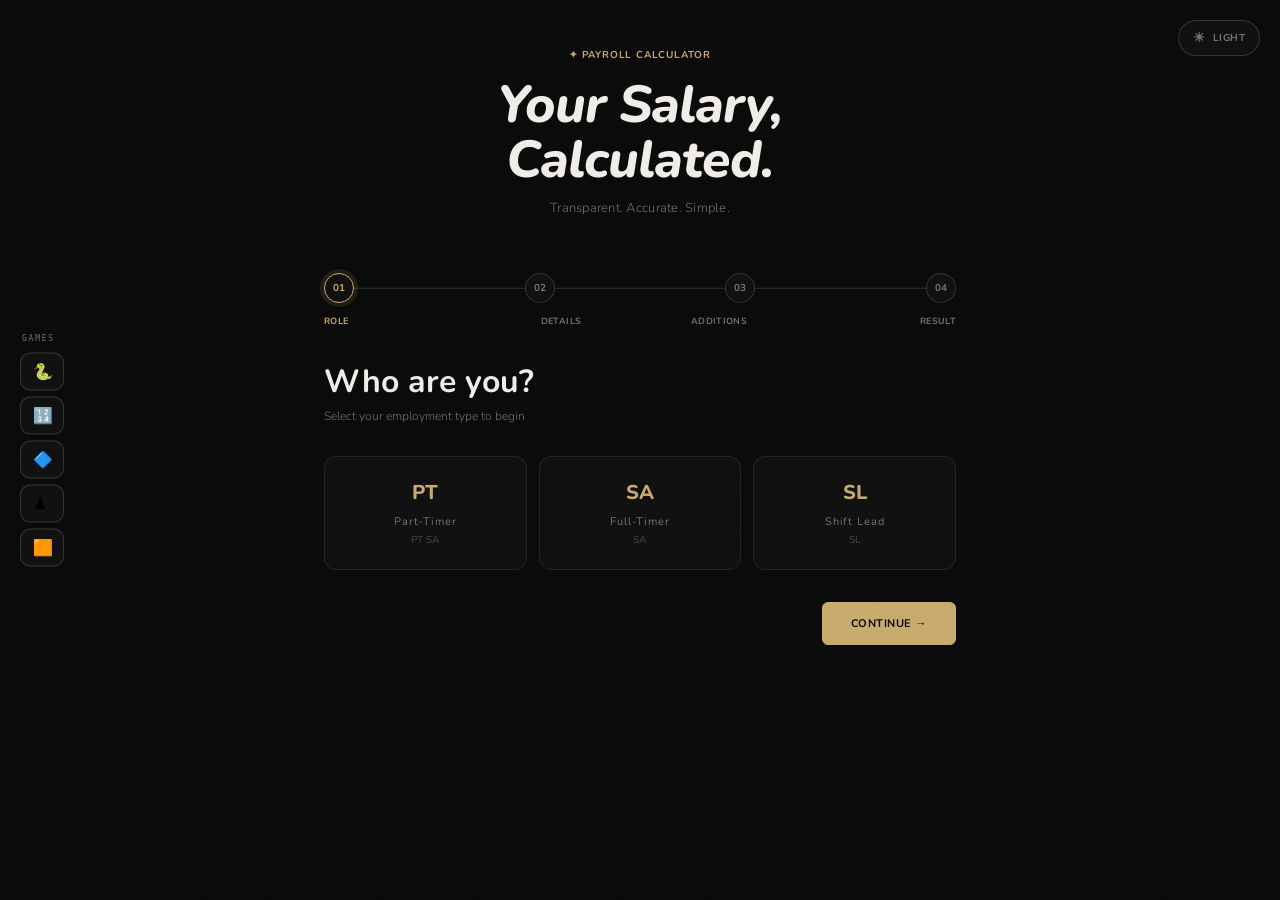
<file: index.html>
<!doctype html>
<html lang="ka" data-theme="dark">
  <head>
    <meta charset="UTF-8" />
    <meta name="viewport" content="width=device-width, initial-scale=1.0" />
    <title>Salary Calculator</title>

    <!-- PWA -->
    <link rel="manifest" href="manifest.json" />
    <meta name="theme-color" content="#0a0a0a" />
    <meta name="apple-mobile-web-app-capable" content="yes" />
    <meta name="apple-mobile-web-app-status-bar-style" content="black-translucent" />
    <meta name="apple-mobile-web-app-title" content="Salary Calc" />
    <link rel="apple-touch-icon" href="icon.svg" />

    <link href="styles.css" rel="stylesheet" />
    <script src="main.js"></script>
    <script src="games.js" defer></script>
    <link
      href="https://fonts.googleapis.com/css2?family=Nunito:ital,wght@0,300;0,400;0,600;0,700;0,800;1,700;1,800&display=swap"
      rel="stylesheet"
    />
    <style>
      #ios-install-banner {
        position: fixed;
        bottom: 0; left: 0; right: 0;
        z-index: 9999;
        background: var(--surface, #111);
        border-top: 1px solid rgba(200,169,110,0.3);
        padding: 16px 20px 20px;
        display: none;
        box-shadow: 0 -8px 32px rgba(0,0,0,0.5);
      }
      #ios-install-banner .ios-banner-header {
        display: flex;
        justify-content: space-between;
        align-items: center;
        margin-bottom: 10px;
      }
      #ios-install-banner .ios-banner-title {
        font-family: 'Nunito', sans-serif;
        font-size: 13px;
        font-weight: 700;
        color: #c8a96e;
        letter-spacing: 0.03em;
      }
      #ios-banner-dismiss {
        background: none;
        border: none;
        color: rgba(240,237,232,0.4);
        font-size: 18px;
        cursor: pointer;
        padding: 0 4px;
        line-height: 1;
      }
      #ios-install-banner .ios-banner-steps {
        font-size: 13px;
        color: rgba(240,237,232,0.75);
        line-height: 1.7;
        font-family: 'Nunito', sans-serif;
      }
      #ios-install-banner .ios-banner-steps strong {
        color: #f0ede8;
        font-weight: 700;
      }
      #ios-install-banner .ios-share-icon {
        display: inline-block;
        width: 18px; height: 18px;
        vertical-align: middle;
        margin: 0 2px -2px;
      }
    </style>
    <script>
      if ('serviceWorker' in navigator) {
        window.addEventListener('load', () => {
          navigator.serviceWorker.register('./sw.js');
        });
      }

      function showIOSBannerIfNeeded() {
        const isIOS = /iphone|ipad|ipod/i.test(navigator.userAgent);
        const isStandalone = navigator.standalone === true ||
          window.matchMedia('(display-mode: standalone)').matches;
        const dismissed = localStorage.getItem('ios-banner-dismissed');
        if (isIOS && !isStandalone && !dismissed) {
          document.getElementById('ios-install-banner').style.display = 'block';
        }
      }

      function dismissIOSBanner() {
        document.getElementById('ios-install-banner').style.display = 'none';
        localStorage.setItem('ios-banner-dismissed', '1');
      }

      window.addEventListener('DOMContentLoaded', showIOSBannerIfNeeded);
    </script>
    <!-- <style>
  /* *, *::before, *::after { box-sizing: border-box; margin: 0; padding: 0; }

  /* ── DARK THEME ── */
  [data-theme="dark"] {
    --bg: #0a0a0a;
    --surface: #111111;
    --surface2: #181818;
    --border: rgba(255,255,255,0.08);
    --border2: rgba(255,255,255,0.15);
    --text: #f0ede8;
    --muted: rgba(240,237,232,0.45);
    --accent: #c8a96e;
    --accent-dim: rgba(200,169,110,0.12);
    --accent-border: rgba(200,169,110,0.3);
    --accent-text: #0a0a0a;
    --danger: #e06060;
    --success: #6ec88a;
    --toggle-bg: #222;
    --input-bg: #111111;
    --result-final-bg: #181818;
    --result-final-border: rgba(200,169,110,0.25);
  }

  /* ── LIGHT THEME ── */
  [data-theme="light"] {
    --bg: #f7f5f0;
    --surface: #ffffff;
    --surface2: #f0ede6;
    --border: rgba(0,0,0,0.08);
    --border2: rgba(0,0,0,0.16);
    --text: #1a1814;
    --muted: rgba(26,24,20,0.45);
    --accent: #9e7a3f;
    --accent-dim: rgba(158,122,63,0.10);
    --accent-border: rgba(158,122,63,0.3);
    --accent-text: #ffffff;
    --danger: #c0392b;
    --success: #27704a;
    --toggle-bg: #e8e4dc;
    --input-bg: #ffffff;
    --result-final-bg: #fdf9f2;
    --result-final-border: rgba(158,122,63,0.25);
  }

  html { font-size: 16px; }
  body {
    background: var(--bg);
    color: var(--text);
    font-family: 'Inter', sans-serif;
    min-height: 100vh;
    overflow-x: hidden;
    transition: background 0.3s ease, color 0.3s ease;
  }

  /* grain overlay */
  body::before {
    content: '';
    position: fixed; inset: 0; pointer-events: none; z-index: 0;
    background-image: url("data:image/svg+xml,%3Csvg viewBox='0 0 256 256' xmlns='http://www.w3.org/2000/svg'%3E%3Cfilter id='noise'%3E%3CfeTurbulence type='fractalNoise' baseFrequency='0.9' numOctaves='4' stitchTiles='stitch'/%3E%3C/filter%3E%3Crect width='100%25' height='100%25' filter='url(%23noise)' opacity='0.035'/%3E%3C/svg%3E");
    opacity: 0.5;
  }

  .app {
    max-width: 680px;
    margin: 0 auto;
    padding: 48px 24px 80px;
    position: relative;
    z-index: 1;
  }

  /* ── THEME TOGGLE ── */
  .theme-toggle {
    position: fixed;
    top: 20px; right: 20px;
    z-index: 100;
    background: var(--surface);
    border: 1px solid var(--border2);
    border-radius: 100px;
    padding: 8px 14px;
    display: flex;
    align-items: center;
    gap: 8px;
    cursor: pointer;
    font-family: 'DM Mono', monospace;
    font-size: 10px;
    letter-spacing: 0.1em;
    color: var(--muted);
    transition: all 0.2s ease;
    user-select: none;
  }
  .theme-toggle:hover { border-color: var(--accent-border); color: var(--accent); }
  .theme-toggle-icon { font-size: 13px; }

  /* ── HEADER ── */
  .header { text-align: center; margin-bottom: 56px; }
  .header-eyebrow {
    font-family: 'DM Mono', monospace;
    font-size: 10px; letter-spacing: 0.2em;
    color: var(--accent); text-transform: uppercase; margin-bottom: 16px;
  }
  .header-title {
    font-family: 'Cormorant Garamond', Georgia, serif;
    font-size: 52px; font-weight: 300; font-style: italic;
    line-height: 1.05; color: var(--text); letter-spacing: -0.02em;
  }
  .header-subtitle {
    margin-top: 12px; font-size: 13px;
    color: var(--muted); font-weight: 300; letter-spacing: 0.02em;
  }

  /* ── PROGRESS ── */
  .progress-bar {
    display: flex; align-items: center;
    margin-bottom: 12px; position: relative;
  }
  .progress-bar::before {
    content: ''; position: absolute;
    top: 50%; left: 0; right: 0; height: 1px;
    background: var(--border); transform: translateY(-50%); z-index: 0;
  }
  .step-dot {
    width: 30px; height: 30px; border-radius: 50%;
    border: 1px solid var(--border2); background: var(--surface);
    display: flex; align-items: center; justify-content: center;
    font-family: 'DM Mono', monospace; font-size: 10px; color: var(--muted);
    position: relative; z-index: 1; flex-shrink: 0;
    transition: all 0.3s ease;
    cursor: default;
  }
  .step-dot.clickable {
    cursor: pointer;
  }
  .step-dot.clickable:hover {
    border-color: var(--accent-border);
    color: var(--accent);
  }
  .step-dot.active {
    border-color: var(--accent); color: var(--accent);
    box-shadow: 0 0 0 4px var(--accent-dim);
  }
  .step-dot.done {
    border-color: var(--accent); background: var(--accent); color: var(--accent-text);
    cursor: pointer;
  }
  .step-line {
    flex: 1; height: 1px; background: var(--border);
    position: relative; z-index: 0; transition: background 0.3s ease;
  }
  .step-line.done { background: var(--accent-border); }
  .step-labels {
    display: flex; justify-content: space-between;
    margin-bottom: 36px;
  }
  .step-label {
    font-family: 'DM Mono', monospace; font-size: 9px;
    letter-spacing: 0.12em; color: var(--muted);
    text-transform: uppercase; text-align: center;
    flex: 1; transition: color 0.3s ease; cursor: default;
  }
  .step-label.clickable { cursor: pointer; }
  .step-label.clickable:hover { color: var(--accent); }
  .step-label.active { color: var(--accent); }
  .step-label:first-child { text-align: left; }
  .step-label:last-child { text-align: right; }

  /* ── STEPS ── */
  .step { display: none; animation: fadeUp 0.35s ease; }
  .step.active { display: block; }
  @keyframes fadeUp {
    from { opacity: 0; transform: translateY(12px); }
    to   { opacity: 1; transform: translateY(0); }
  }

  .step-title {
    font-family: 'Cormorant Garamond', Georgia, serif;
    font-size: 32px; font-weight: 300; color: var(--text);
    margin-bottom: 6px; line-height: 1.2;
  }
  .step-hint { font-size: 12px; color: var(--muted); margin-bottom: 32px; font-weight: 300; }

  /* ── ROLE CARDS ── */
  .option-grid { display: grid; grid-template-columns: repeat(3, 1fr); gap: 12px; margin-bottom: 32px; }
  .option-card {
    padding: 22px 16px; border: 1px solid var(--border);
    border-radius: 12px; background: var(--surface);
    cursor: pointer; text-align: center;
    transition: all 0.2s ease; position: relative; overflow: hidden;
  }
  .option-card::before {
    content: ''; position: absolute; inset: 0;
    background: var(--accent-dim); opacity: 0; transition: opacity 0.2s ease;
  }
  .option-card:hover { border-color: var(--border2); }
  .option-card:hover::before { opacity: 0.6; }
  .option-card.selected { border-color: var(--accent); background: var(--surface2); }
  .option-card.selected::before { opacity: 1; }
  .option-badge {
    font-family: 'DM Mono', monospace; font-size: 20px; font-weight: 500;
    color: var(--accent); display: block; margin-bottom: 8px; position: relative;
  }
  .option-label { font-size: 11px; color: var(--muted); letter-spacing: 0.08em; position: relative; }
  .option-sublabel { font-size: 10px; color: var(--muted); opacity: 0.55; margin-top: 4px; font-family: 'DM Mono', monospace; position: relative; }

  /* ── FIELDS ── */
  .field-group { margin-bottom: 24px; }
  .field-label {
    font-family: 'DM Mono', monospace; font-size: 10px;
    letter-spacing: 0.15em; color: var(--muted);
    text-transform: uppercase; display: block; margin-bottom: 10px;
  }
  .field-row { display: flex; gap: 12px; align-items: center; }

  input[type="number"], select {
    background: var(--input-bg);
    border: 1px solid var(--border2);
    border-radius: 6px; color: var(--text);
    font-family: 'DM Mono', monospace; font-size: 14px;
    padding: 10px 14px; width: 100%; outline: none;
    transition: border-color 0.2s ease, background 0.3s ease;
    -moz-appearance: textfield;
  }
  input[type="number"]::-webkit-outer-spin-button,
  input[type="number"]::-webkit-inner-spin-button { -webkit-appearance: none; }
  input[type="number"]:focus, select:focus { border-color: var(--accent); }
  input[type="number"]::placeholder { color: var(--muted); opacity: 0.7; }

  select {
    -webkit-appearance: none; appearance: none;
    background-image: url("data:image/svg+xml,%3Csvg xmlns='http://www.w3.org/2000/svg' width='12' height='8' viewBox='0 0 12 8'%3E%3Cpath d='M1 1l5 5 5-5' stroke='%23c8a96e' stroke-width='1.5' fill='none' stroke-linecap='round'/%3E%3C/svg%3E");
    background-repeat: no-repeat; background-position: right 14px center; cursor: pointer;
  }
  select option { background: var(--surface); }

  /* ── MONTH GRID ── */
  .month-selector { display: grid; grid-template-columns: repeat(4, 1fr); gap: 8px; margin-bottom: 28px; }
  .month-btn {
    padding: 11px 4px; border: 1px solid var(--border);
    border-radius: 6px; background: var(--surface);
    color: var(--muted); font-family: 'DM Mono', monospace;
    font-size: 9px; letter-spacing: 0.06em;
    text-align: center; cursor: pointer; transition: all 0.2s ease;
  }
  .month-btn:hover { border-color: var(--border2); color: var(--text); }
  .month-btn.selected { border-color: var(--accent); color: var(--accent); background: var(--accent-dim); }
  .month-btn .hours { display: block; font-size: 8px; opacity: 0.5; margin-top: 3px; }

  /* ── DIVIDER ── */
  .divider { border: none; border-top: 1px solid var(--border); margin: 28px 0; }

  /* ── TOGGLES ── */
  .toggle-row {
    display: flex; align-items: center; justify-content: space-between;
    padding: 14px 16px; border: 1px solid var(--border);
    border-radius: 6px; background: var(--surface);
    margin-bottom: 10px; cursor: pointer; transition: border-color 0.2s ease;
  }
  .toggle-row:hover { border-color: var(--border2); }
  .toggle-row.active { border-color: var(--accent-border); }
  .toggle-left { display: flex; flex-direction: column; gap: 2px; }
  .toggle-name { font-size: 13px; color: var(--text); font-weight: 400; }
  .toggle-meta { font-size: 10px; color: var(--muted); font-family: 'DM Mono', monospace; }
  .toggle-switch {
    width: 38px; height: 22px; border-radius: 11px;
    border: 1px solid var(--border2); background: var(--toggle-bg);
    position: relative; flex-shrink: 0; transition: all 0.2s ease;
  }
  .toggle-switch::after {
    content: ''; position: absolute;
    width: 16px; height: 16px; border-radius: 50%;
    background: var(--muted); top: 2px; left: 2px; transition: all 0.2s ease;
  }
  .toggle-row.active .toggle-switch { background: var(--accent-dim); border-color: var(--accent); }
  .toggle-row.active .toggle-switch::after { left: 18px; background: var(--accent); }

  /* ── ADDITIONS GRID ── */
  .additions-grid { display: grid; grid-template-columns: 1fr 1fr; gap: 12px; margin-bottom: 28px; }
  .addition-field {
    background: var(--surface); border: 1px solid var(--border);
    border-radius: 6px; padding: 14px; transition: border-color 0.2s ease;
  }
  .addition-field:focus-within { border-color: var(--accent-border); }
  .addition-field label {
    font-family: 'DM Mono', monospace; font-size: 9px;
    letter-spacing: 0.12em; color: var(--muted);
    text-transform: uppercase; display: block; margin-bottom: 6px;
  }
  .addition-field .rate { font-size: 9px; color: var(--accent); font-family: 'DM Mono', monospace; margin-bottom: 8px; display: block; }
  .addition-field input {
    border: none; background: transparent; padding: 0;
    font-size: 16px; font-weight: 300; width: 100%;
  }
  .addition-field input:focus { border: none; outline: none; }

  /* ── BUTTONS ── */
  .btn {
    display: inline-flex; align-items: center; gap: 8px;
    padding: 13px 28px; border-radius: 6px;
    font-family: 'DM Mono', monospace; font-size: 11px;
    letter-spacing: 0.12em; text-transform: uppercase;
    cursor: pointer; transition: all 0.2s ease; border: 1px solid;
  }
  .btn-primary { background: var(--accent); border-color: var(--accent); color: var(--accent-text); font-weight: 500; }
  .btn-primary:hover { opacity: 0.88; }
  .btn-primary:active { transform: scale(0.98); }
  .btn-ghost { background: transparent; border-color: var(--border2); color: var(--muted); }
  .btn-ghost:hover { color: var(--text); border-color: var(--accent-border); }
  .btn-row { display: flex; gap: 12px; margin-top: 8px; justify-content: flex-end; }

  /* ── RESULT CARD ── */
  .result-card {
    background: var(--surface); border: 1px solid var(--border);
    border-radius: 12px; overflow: hidden; margin-bottom: 20px;
  }
  .result-header {
    padding: 24px 24px 20px; border-bottom: 1px solid var(--border);
    display: flex; justify-content: space-between; align-items: flex-start;
  }
  .result-label {
    font-family: 'DM Mono', monospace; font-size: 10px;
    letter-spacing: 0.15em; color: var(--muted);
    text-transform: uppercase; margin-bottom: 4px;
  }
  .result-net-amount {
    font-family: 'Cormorant Garamond', Georgia, serif;
    font-size: 58px; font-weight: 300; font-style: italic;
    color: var(--accent); line-height: 1; letter-spacing: -0.02em;
  }
  .result-net-currency { font-size: 26px; margin-right: 3px; font-style: normal; }
  .result-gross {
    font-family: 'DM Mono', monospace; font-size: 11px;
    color: var(--muted); opacity: 0.45; margin-top: 7px;
    letter-spacing: 0.04em;
  }
  .result-body { padding: 20px 24px; }
  .result-row {
    display: flex; justify-content: space-between; align-items: center;
    padding: 8px 0; border-bottom: 1px solid var(--border);
  }
  .result-row:last-child { border-bottom: none; }
  .result-row-label { font-size: 12px; color: var(--muted); }
  .result-row-val { font-family: 'DM Mono', monospace; font-size: 12px; color: var(--text); }
  .result-row-val.negative { color: var(--danger); }
  .result-row-val.positive { color: var(--success); }

  /* Final amount row — styled to match the site */
  .result-final-row {
    margin-top: 12px;
    padding: 16px 20px;
    background: var(--result-final-bg);
    border: 1px solid var(--result-final-border);
    border-radius: 8px;
    display: flex; justify-content: space-between; align-items: center;
  }
  .result-final-label {
    font-family: 'DM Mono', monospace;
    font-size: 10px; letter-spacing: 0.15em;
    text-transform: uppercase; color: var(--muted);
  }
  .result-final-value {
    font-family: 'Cormorant Garamond', Georgia, serif;
    font-size: 28px; font-weight: 400; font-style: italic;
    color: var(--accent); letter-spacing: -0.01em;
  }

  /* ── CHIPS ── */
  .summary-chips { display: flex; flex-wrap: wrap; gap: 8px; margin-bottom: 24px; }
  .chip {
    padding: 6px 12px; border: 1px solid var(--border);
    border-radius: 100px; font-family: 'DM Mono', monospace;
    font-size: 10px; color: var(--muted); background: var(--surface); letter-spacing: 0.05em;
  }
  .chip.accent { border-color: var(--accent-border); color: var(--accent); background: var(--accent-dim); }

  /* ── PAYMENT INFO ── */
  .payment-info {
    background: var(--surface2); border: 1px solid var(--border);
    border-radius: 6px; padding: 16px 20px;
    display: flex; align-items: center; gap: 16px; margin-bottom: 20px;
  }
  .payment-icon { font-size: 20px; flex-shrink: 0; }
  .payment-date { font-family: 'Cormorant Garamond', Georgia, serif; font-size: 22px; font-weight: 400; color: var(--accent); }
  .payment-desc { font-size: 11px; color: var(--muted); margin-top: 2px; }

  /* ── EDIT SECTION ── */
  .edit-section {
    background: var(--surface); border: 1px solid var(--border);
    border-radius: 12px; padding: 20px 24px; margin-bottom: 20px;
  }
  .edit-section-title {
    font-family: 'DM Mono', monospace; font-size: 10px;
    letter-spacing: 0.15em; text-transform: uppercase;
    color: var(--muted); margin-bottom: 16px;
  }

  /* ── NOTE BOX ── */
  .note-box {
    background: var(--accent-dim); border: 1px solid var(--accent-border);
    border-radius: 6px; padding: 12px 16px;
    font-size: 11px; color: var(--accent); margin-bottom: 20px; line-height: 1.6;
  }

  .error { font-size: 11px; color: var(--danger); margin-top: 6px; font-family: 'DM Mono', monospace; } */
</style> -->
  </head>
  <body>
    <button class="theme-toggle" onclick="toggleTheme()" id="themeBtn">
      <span class="theme-toggle-icon" id="themeIcon">☀</span>
      <span id="themeLabel">LIGHT</span>
    </button>

    <div class="app">
      <div class="header">
        <div class="header-eyebrow">✦ Payroll Calculator</div>
        <div class="header-title">Your Salary,<br />Calculated.</div>
        <div class="header-subtitle">Transparent. Accurate. Simple.</div>
      </div>

      <div class="progress-bar">
        <div class="step-dot active" id="dot0" onclick="dotClick(0)">01</div>
        <div class="step-line" id="line0"></div>
        <div class="step-dot" id="dot1" onclick="dotClick(1)">02</div>
        <div class="step-line" id="line1"></div>
        <div class="step-dot" id="dot2" onclick="dotClick(2)">03</div>
        <div class="step-line" id="line2"></div>
        <div class="step-dot" id="dot3" onclick="dotClick(3)">04</div>
      </div>
      <div class="step-labels">
        <span class="step-label active" id="lbl0" onclick="dotClick(0)"
          >Role</span
        >
        <span class="step-label" id="lbl1" onclick="dotClick(1)">Details</span>
        <span class="step-label" id="lbl2" onclick="dotClick(2)"
          >Additions</span
        >
        <span class="step-label" id="lbl3" onclick="dotClick(3)">Result</span>
      </div>

      <!-- STEP 1: Role -->
      <div class="step active" id="step0">
        <div class="step-title">Who are you?</div>
        <div class="step-hint">Select your employment type to begin</div>
        <div class="option-grid">
          <div class="option-card" data-role="PT SA" onclick="selectRole(this)">
            <span class="option-badge">PT</span>
            <div class="option-label">Part-Timer</div>
            <div class="option-sublabel">PT SA</div>
          </div>
          <div class="option-card" data-role="SA" onclick="selectRole(this)">
            <span class="option-badge">SA</span>
            <div class="option-label">Full-Timer</div>
            <div class="option-sublabel">SA</div>
          </div>
          <div class="option-card" data-role="SL" onclick="selectRole(this)">
            <span class="option-badge">SL</span>
            <div class="option-label">Shift Lead</div>
            <div class="option-sublabel">SL</div>
          </div>
        </div>
        <div id="roleErr" class="error" style="display: none">
          Please select your role
        </div>
        <div class="btn-row">
          <button class="btn btn-primary" onclick="goStep(1)">
            Continue →
          </button>
        </div>
      </div>

      <!-- STEP 2: Details -->
      <div class="step" id="step1">
        <div class="step-title">Your Details</div>
        <div class="step-hint">Select your work month and seniority</div>
        <div class="field-group">
          <label class="field-label">Months at company</label>
          <div class="tier-btns">
            <div class="tier-btn" id="tierBtn0" onclick="selectTier(0)">
              <span class="tier-btn-name">Probation</span>
              <span class="tier-btn-range">1 – 6 months</span>
            </div>
            <div class="tier-btn" id="tierBtn1" onclick="selectTier(1)">
              <span class="tier-btn-name">After Probation</span>
              <span class="tier-btn-range">7 – 12 months</span>
            </div>
            <div class="tier-btn" id="tierBtn2" onclick="selectTier(2)">
              <span class="tier-btn-name">1+ Year</span>
              <span class="tier-btn-range">13+ months</span>
            </div>
          </div>
        </div>
        <div class="field-group">
          <label class="field-label">Calculating salary for</label>
          <div class="month-selector" id="monthGrid"></div>
        </div>
        <div id="detailErr" class="error" style="display: none">
          Please fill in all fields
        </div>
        <div class="btn-row">
          <button class="btn btn-ghost" onclick="setStep(0)">← Back</button>
          <button class="btn btn-primary" onclick="goStep(2)">
            Continue →
          </button>
        </div>
      </div>

      <!-- STEP 3: Additions -->
      <div class="step" id="step2">
        <div class="step-title">Additions & Benefits</div>
        <div class="step-hint">
          Enter hours for each addition type — leave blank or enter 0 if not
          applicable
        </div>
        <div class="field-group">
          <label class="field-label">Insurance Plan</label>
          <div class="toggle-row active" id="insLRow" onclick="selectInsPlan('L')">
            <div class="toggle-left">
              <span class="toggle-name">L Insurance</span
              ><span class="toggle-meta">Covered by company · 0.00 GEL / month</span>
            </div>
            <div class="ins-radio"></div>
          </div>
          <div class="toggle-row" id="insXLRow" onclick="selectInsPlan('XL')">
            <div class="toggle-left">
              <span class="toggle-name">XL Insurance</span
              ><span class="toggle-meta">−33.00 GEL / month</span>
            </div>
            <div class="ins-radio"></div>
          </div>
          <div class="ins-family-section" id="insFamilySection">
            <label class="field-label" style="margin-bottom:10px;padding-top:4px;">Family Coverage</label>
            <div class="toggle-row active" id="insNoFamilyRow" onclick="selectInsFamilyAddon(null)">
              <div class="toggle-left">
                <span class="toggle-name">Individual Only</span
                ><span class="toggle-meta" id="insNoFamilyMeta">No deduction</span>
              </div>
              <div class="ins-radio"></div>
            </div>
            <div class="toggle-row" id="insTwoMemberRow" onclick="selectInsFamilyAddon('two')">
              <div class="toggle-left">
                <span class="toggle-name">Monthly Insurance Premium Per Two-Member Family</span
                ><span class="toggle-meta" id="insTwoMemberMeta">−68.00 GEL / month</span>
              </div>
              <div class="ins-radio"></div>
            </div>
            <div class="toggle-row" id="insFullFamilyRow" onclick="selectInsFamilyAddon('full')">
              <div class="toggle-left">
                <span class="toggle-name">Monthly Insurance Premium Per Family</span
                ><span class="toggle-meta" id="insFullFamilyMeta">−143.00 GEL / month</span>
              </div>
              <div class="ins-radio"></div>
            </div>
          </div>
        </div>
        <div class="field-group">
          <label class="field-label">FitPass</label>
          <div class="toggle-row" style="justify-content: space-between">
            <div class="toggle-left">
              <span class="toggle-name">FitPass Subscriptions</span
              ><span class="toggle-meta"
                >−88.00 GEL / subscription / month</span
              >
            </div>
            <div class="fitpass-control">
              <button class="fitpass-btn" onclick="decrementFitpass()">
                −
              </button>
              <input
                type="number"
                id="fitpassCount"
                placeholder="0"
                min="0"
                style="
                  width: 50px;
                  flex-shrink: 0;
                  border: 1px solid var(--border2);
                  border-radius: 6px;
                  padding: 8px 4px;
                  background: var(--input-bg);
                  color: var(--text);
                  font-family: &quot;Nunito&quot;, sans-serif; font-weight: 600;
                  text-align: center;
                "
              />
              <button class="fitpass-btn" onclick="incrementFitpass()">
                +
              </button>
            </div>
          </div>
        </div>
        <div class="field-group">
          <label class="field-label">Snap</label>
          <div class="toggle-row" style="justify-content: space-between">
            <div class="toggle-left">
              <span class="toggle-name">Snap Subscriptions</span
              ><span class="toggle-meta"
                >−149.00 GEL / subscription / month</span
              >
            </div>
            <div class="fitpass-control">
              <button class="fitpass-btn" onclick="decrementSnap()">−</button>
              <input
                type="number"
                id="snapCount"
                placeholder="0"
                min="0"
                style="
                  width: 50px;
                  flex-shrink: 0;
                  border: 1px solid var(--border2);
                  border-radius: 6px;
                  padding: 8px 4px;
                  background: var(--input-bg);
                  color: var(--text);
                  font-family: &quot;Nunito&quot;, sans-serif; font-weight: 600;
                  text-align: center;
                "
                onkeydown="handleSnapArrowKeys(event)"
              />
              <button class="fitpass-btn" onclick="incrementSnap()">+</button>
            </div>
          </div>
        </div>
        <div class="field-group">
          <label class="field-label">Unpaid Leaves</label>
          <div class="toggle-row" style="justify-content: space-between">
            <div class="toggle-left">
              <span class="toggle-name">Unpaid Leave Days</span
              ><span class="toggle-meta">−1 day / month</span>
            </div>
            <div class="fitpass-control">
              <button class="fitpass-btn" onclick="decrementUnpaidLeaves()">
                −
              </button>
              <input
                type="number"
                id="unpaidLeavesCount"
                placeholder="0"
                min="0"
                style="
                  width: 50px;
                  flex-shrink: 0;
                  border: 1px solid var(--border2);
                  border-radius: 6px;
                  padding: 8px 4px;
                  background: var(--input-bg);
                  color: var(--text);
                  font-family: &quot;Nunito&quot;, sans-serif; font-weight: 600;
                  text-align: center;
                "
                onkeydown="handleUnpaidLeavesArrowKeys(event)"
              />
              <button class="fitpass-btn" onclick="incrementUnpaidLeaves()">
                +
              </button>
            </div>
          </div>
        </div>
        <hr class="divider" />
        <div class="field-group">
          <label class="field-label">Additional Hours</label>
          <div class="additions-grid">
            <div class="addition-field">
              <label>🌙 Night Hours</label>
              <span class="rate">hourly × 1.4</span>
              <input type="number" id="add_night" placeholder="0" min="0" />
            </div>
            <div class="addition-field">
              <label>🎌 Bank Holiday Hours</label>
              <span class="rate">hourly × 1.25</span>
              <input type="number" id="add_holiday" placeholder="0" min="0" />
            </div>
            <div class="addition-field">
              <label>🌙🎌 Holiday Night Hours</label>
              <span class="rate">hourly × 1.5</span>
              <input
                type="number"
                id="add_holidaynight"
                placeholder="0"
                min="0"
              />
            </div>
            <div class="addition-field">
              <label>⏱ Overtime Hours</label>
              <span class="rate">hourly × 2.0</span>
              <input type="number" id="add_ot" placeholder="0" min="0" />
            </div>
          </div>
        </div>
        <div class="btn-row">
          <button class="btn btn-ghost" onclick="setStep(1)">← Back</button>
          <button class="btn btn-primary" onclick="calculate()">
            Calculate ✦
          </button>
        </div>
      </div>

      <!-- STEP 4: Result -->
      <div class="step" id="step3">
        <div id="resultContent"></div>
      </div>
    </div>

    <!-- iOS Install Banner -->
    <div id="ios-install-banner">
      <div class="ios-banner-header">
        <span class="ios-banner-title">✦ Install as App</span>
        <button id="ios-banner-dismiss" onclick="dismissIOSBanner()" aria-label="Dismiss">✕</button>
      </div>
      <div class="ios-banner-steps">
        Tap
        <svg class="ios-share-icon" viewBox="0 0 24 24" fill="none" stroke="#c8a96e" stroke-width="2" stroke-linecap="round" stroke-linejoin="round">
          <path d="M4 12v8a2 2 0 0 0 2 2h12a2 2 0 0 0 2-2v-8"/><polyline points="16 6 12 2 8 6"/><line x1="12" y1="2" x2="12" y2="15"/>
        </svg>
        <strong>Share</strong>, then tap <strong>Add to Home Screen</strong> to install this app.
      </div>
    </div>

    <!-- <script>
      const MONTHS = [
        {
          name: "იანვარი",
          short: "JAN",
          hours: 144,
          rates: [9.01, 9.73, 9.91],
        },
        {
          name: "თებერვალი",
          short: "FEB",
          hours: 160,
          rates: [8.11, 8.76, 8.92],
        },
        { name: "მარტი", short: "MAR", hours: 168, rates: [7.72, 8.34, 8.49] },
        { name: "აპრილი", short: "APR", hours: 152, rates: [8.54, 9.22, 9.39] },
        { name: "მაისი", short: "MAY", hours: 152, rates: [8.54, 9.22, 9.39] },
        { name: "ივნისი", short: "JUN", hours: 176, rates: [7.37, 7.96, 8.11] },
        { name: "ივლისი", short: "JUL", hours: 184, rates: [7.05, 7.61, 7.76] },
        {
          name: "აგვისტო",
          short: "AUG",
          hours: 160,
          rates: [8.11, 8.76, 8.92],
        },
        {
          name: "სექტემბერი",
          short: "SEP",
          hours: 176,
          rates: [7.37, 7.96, 8.11],
        },
        {
          name: "ოქტომბერი",
          short: "OCT",
          hours: 168,
          rates: [7.72, 8.34, 8.49],
        },
        {
          name: "ნოემბერი",
          short: "NOV",
          hours: 160,
          rates: [8.11, 8.76, 8.92],
        },
        {
          name: "დეკემბერი",
          short: "DEC",
          hours: 184,
          rates: [7.05, 7.61, 7.76],
        },
      ];
      const PAYMENT_DATES = [
        "12 თებერვალი",
        "12 მარტი",
        "10 აპრილი",
        "12 მაისი",
        "12 ივნისი",
        "10 ივლისი",
        "12 აგვისტო",
        "12 სექტემბერი",
        "12 ოქტომბერი",
        "12 ნოემბერი",
        "11 დეკემბერი",
        "12 იანვარი",
      ];
      const SA_NET = [1297.52, 1401, 1427],
        SA_GROSS = [1655, 1787, 1820];
      const SL_NET = [1687.2, 1805, 1805],
        SL_GROSS = [2152, 2302, 2302];

      let state = {
        role: null,
        months: null,
        monthIdx: null,
        insXL: false,
        fitpass: false,
        adds: {
          night: 0,
          holiday: 0,
          holidaynight: 0,
          ot: 0,
          otnight: 0,
          otholiday: 0,
          otholidaynight: 0,
        },
      };
      let maxVisited = 0;

      // ── THEME ──
      function toggleTheme() {
        const html = document.documentElement;
        const isDark = html.getAttribute("data-theme") === "dark";
        html.setAttribute("data-theme", isDark ? "light" : "dark");
        document.getElementById("themeIcon").textContent = isDark ? "☾" : "☀";
        document.getElementById("themeLabel").textContent = isDark
          ? "DARK"
          : "LIGHT";
        // Update select SVG arrow color
        const arrow = isDark
          ? "url(\"data:image/svg+xml,%3Csvg xmlns='http://www.w3.org/2000/svg' width='12' height='8' viewBox='0 0 12 8'%3E%3Cpath d='M1 1l5 5 5-5' stroke='%239e7a3f' stroke-width='1.5' fill='none' stroke-linecap='round'/%3E%3C/svg%3E\")"
          : "url(\"data:image/svg+xml,%3Csvg xmlns='http://www.w3.org/2000/svg' width='12' height='8' viewBox='0 0 12 8'%3E%3Cpath d='M1 1l5 5 5-5' stroke='%23c8a96e' stroke-width='1.5' fill='none' stroke-linecap='round'/%3E%3C/svg%3E\")";
        document
          .querySelectorAll("select")
          .forEach((s) => (s.style.backgroundImage = arrow));
      }

      // ── HELPERS ──
      function getTier(m) {
        return m <= 6 ? 0 : m <= 12 ? 1 : 2;
      }
      function getTierLabel(m) {
        return m <= 6 ? "0–6 months" : m <= 12 ? "7–12 months" : "13+ months";
      }

      function buildMonthGrid() {
        const g = document.getElementById("monthGrid");
        g.innerHTML = "";
        MONTHS.forEach((m, i) => {
          const d = document.createElement("div");
          d.className = "month-btn" + (state.monthIdx === i ? " selected" : "");
          d.innerHTML = `${m.short}<span class="hours">${state.role === "PT SA" ? m.hours / 2 : m.hours}h</span>`;
          d.onclick = () => {
            document
              .querySelectorAll(".month-btn")
              .forEach((b) => b.classList.remove("selected"));
            d.classList.add("selected");
            state.monthIdx = i;
          };
          g.appendChild(d);
        });
      }

      function selectRole(el) {
        document
          .querySelectorAll(".option-card")
          .forEach((c) => c.classList.remove("selected"));
        el.classList.add("selected");
        state.role = el.dataset.role;
        document.getElementById("roleErr").style.display = "none";
      }

      function toggleIns() {
        state.insXL = !state.insXL;
        document
          .getElementById("insToggle")
          .classList.toggle("active", state.insXL);
      }
      function toggleFit() {
        state.fitpass = !state.fitpass;
        document
          .getElementById("fitToggle")
          .classList.toggle("active", state.fitpass);
      }

      document.getElementById("months").addEventListener("input", function () {
        const v = parseInt(this.value);
        if (!isNaN(v) && v >= 0) {
          state.months = v;
          document.getElementById("tierLabel").textContent =
            "→ " + getTierLabel(v);
        } else {
          document.getElementById("tierLabel").textContent = "";
        }
      });

      // ── NAVIGATION ──
      function dotClick(n) {
        // Only allow clicking steps already visited
        if (n <= maxVisited) setStep(n);
      }

      function goStep(n) {
        if (n === 1) {
          if (!state.role) {
            document.getElementById("roleErr").style.display = "block";
            return;
          }
          buildMonthGrid();
        }
        if (n === 2) {
          const m = parseInt(document.getElementById("months").value);
          if (isNaN(m) || m < 0 || state.monthIdx === null) {
            document.getElementById("detailErr").style.display = "block";
            return;
          }
          state.months = m;
          document.getElementById("detailErr").style.display = "none";
        }
        if (n > maxVisited) maxVisited = n;
        setStep(n);
      }

      function setStep(n) {
        document
          .querySelectorAll(".step")
          .forEach((s, i) => s.classList.toggle("active", i === n));
        [0, 1, 2, 3].forEach((i) => {
          const dot = document.getElementById("dot" + i),
            lbl = document.getElementById("lbl" + i);
          dot.classList.remove("active", "done", "clickable");
          lbl.classList.remove("active", "clickable");

          if (i < n) {
            dot.classList.add("done");
            dot.textContent = "✓";
            if (i <= maxVisited) {
              dot.classList.add("clickable");
              lbl.classList.add("clickable");
            }
          } else if (i === n) {
            dot.classList.add("active");
            dot.textContent = String(i + 1).padStart(2, "0");
            lbl.classList.add("active");
          } else {
            dot.textContent = String(i + 1).padStart(2, "0");
            if (i <= maxVisited) {
              dot.classList.add("clickable");
              lbl.classList.add("clickable");
            }
          }

          if (i < 3)
            document.getElementById("line" + i).classList.toggle("done", i < n);
        });
      }

      // ── CALCULATION ──
      function getHourlyRate() {
        const tier = getTier(state.months),
          m = MONTHS[state.monthIdx];
        if (state.role === "SA" || state.role === "PT SA") return m.rates[tier];
        return (tier === 0 ? SL_NET[0] : SL_NET[1]) / m.hours;
      }
      function getBaseSalary() {
        const tier = getTier(state.months);
        if (state.role === "SA") return SA_NET[tier];
        if (state.role === "PT SA") return SA_NET[tier] * 0.5;
        return tier === 0 ? SL_NET[0] : SL_NET[1];
      }
      function getGrossSalary() {
        const tier = getTier(state.months);
        if (state.role === "SA") return SA_GROSS[tier];
        if (state.role === "SL") return tier === 0 ? SL_GROSS[0] : SL_GROSS[1];
        return null;
      }

      function getVal(id) {
        return parseFloat(document.getElementById(id).value) || 0;
      }

      function calculate() {
        state.adds.night = getVal("add_night");
        state.adds.holiday = getVal("add_holiday");
        state.adds.holidaynight = getVal("add_holidaynight");
        state.adds.ot = getVal("add_ot");
        state.adds.otnight = getVal("add_otnight");
        state.adds.otholiday = getVal("add_otholiday");
        state.adds.otholidaynight = getVal("add_otholidaynight");

        const base = getBaseSalary(),
          hourly = getHourlyRate(),
          m = MONTHS[state.monthIdx],
          gross = getGrossSalary();

        const nightAmt = state.adds.night * hourly * 1.4;
        const holidayAmt = state.adds.holiday * hourly * 1.25;
        const holidaynightAmt = state.adds.holidaynight * hourly * 1.5;
        const otAmt = state.adds.ot * hourly * 2.0;
        const otnightAmt = state.adds.otnight * hourly * 3.4;
        const otholidayAmt = state.adds.otholiday * hourly * 3.25;
        const otholidaynightAmt = state.adds.otholidaynight * hourly * 3.5;

        const totalAdds =
          nightAmt +
          holidayAmt +
          holidaynightAmt +
          otAmt +
          otnightAmt +
          otholidayAmt +
          otholidaynightAmt;
        const deductions = (state.insXL ? 33 : 0) + (state.fitpass ? 88 : 0);
        const total = base + totalAdds - deductions;

        renderResult(base, gross, hourly, totalAdds, deductions, total, m, {
          nightAmt,
          holidayAmt,
          holidaynightAmt,
          otAmt,
          otnightAmt,
          otholidayAmt,
          otholidaynightAmt,
        });
        if (3 > maxVisited) maxVisited = 3;
        setStep(3);
      }

      function renderResult(
        base,
        gross,
        hourly,
        totalAdds,
        deductions,
        total,
        m,
        adds,
      ) {
        const payDate = PAYMENT_DATES[state.monthIdx];
        const tierStr = getTierLabel(state.months);
        const hoursUsed = state.role === "PT SA" ? m.hours / 2 : m.hours;

        const grossLine = gross
          ? `<div class="result-gross">GROSS ₾${gross.toLocaleString("en", { minimumFractionDigits: 2, maximumFractionDigits: 2 })} · before tax</div>`
          : "";

        const addDefs = [
          { label: "🌙 Night", val: adds.nightAmt },
          { label: "🎌 Bank Holiday", val: adds.holidayAmt },
          { label: "🌙🎌 Holiday Night", val: adds.holidaynightAmt },
          { label: "⏱ Overtime", val: adds.otAmt },
          { label: "⏱🌙 Overtime Night", val: adds.otnightAmt },
          { label: "⏱🎌 Overtime Holiday", val: adds.otholidayAmt },
          {
            label: "⏱🌙🎌 Overtime Holiday Night",
            val: adds.otholidaynightAmt,
          },
        ];
        const addRows = addDefs
          .filter((a) => a.val > 0)
          .map(
            (a) =>
              `<div class="result-row"><span class="result-row-label">${a.label}</span><span class="result-row-val positive">+${a.val.toFixed(2)} ₾</span></div>`,
          )
          .join("");

        document.getElementById("resultContent").innerHTML = `
      <div class="step-title" style="margin-bottom:6px">Your Salary</div>
      <div class="step-hint" style="margin-bottom:20px">For ${m.name} — paid on ${payDate}</div>

      <div class="summary-chips">
        <span class="chip accent">${state.role}</span>
        <span class="chip">${tierStr}</span>
        <span class="chip">${m.name} · ${hoursUsed}h</span>
        <span class="chip">${hourly.toFixed(4)} ₾/h</span>
      </div>

      <div class="payment-info">
        <span class="payment-icon">📅</span>
        <div>
          <div class="payment-date">${payDate}</div>
          <div class="payment-desc">Expected payment date · may shift if weekend or Georgian public holiday</div>
        </div>
      </div>

      <div class="result-card">
        <div class="result-header">
          <div>
            <div class="result-label">Net Pay</div>
            <div class="result-net-amount"><span class="result-net-currency">₾</span>${total.toFixed(2)}</div>
            ${grossLine}
          </div>
          <div style="text-align:right">
            <div class="result-label">Base (net)</div>
            <div style="font-family:'DM Mono',monospace;font-size:16px;color:var(--text)">${base.toFixed(2)} ₾</div>
          </div>
        </div>
        <div class="result-body">
          <div class="result-row"><span class="result-row-label">Base Salary</span><span class="result-row-val">${base.toFixed(2)} ₾</span></div>
          ${addRows}
          ${totalAdds > 0 ? `<div class="result-row"><span class="result-row-label">Total Additions</span><span class="result-row-val positive">+${totalAdds.toFixed(2)} ₾</span></div>` : ""}
          ${state.insXL ? `<div class="result-row"><span class="result-row-label">XL Insurance</span><span class="result-row-val negative">−33.00 ₾</span></div>` : ""}
          ${state.fitpass ? `<div class="result-row"><span class="result-row-label">FitPass</span><span class="result-row-val negative">−88.00 ₾</span></div>` : ""}
          <div class="result-final-row">
            <span class="result-final-label">Final Amount</span>
            <span class="result-final-value">₾${total.toFixed(2)}</span>
          </div>
        </div>
      </div>

      <div class="edit-section">
        <div class="edit-section-title">Edit Deductions</div>
        <div class="toggle-row ${state.insXL ? "active" : ""}" id="resInsToggle"
          onclick="state.insXL=!state.insXL;document.getElementById('resInsToggle').classList.toggle('active',state.insXL);calculate();">
          <div class="toggle-left"><span class="toggle-name">XL Insurance</span><span class="toggle-meta">−33.00 GEL / month</span></div>
          <div class="toggle-switch"></div>
        </div>
        <div class="toggle-row ${state.fitpass ? "active" : ""}" id="resFitToggle"
          onclick="state.fitpass=!state.fitpass;document.getElementById('resFitToggle').classList.toggle('active',state.fitpass);calculate();">
          <div class="toggle-left"><span class="toggle-name">FitPass Subscription</span><span class="toggle-meta">−88.00 GEL / month</span></div>
          <div class="toggle-switch"></div>
        </div>
      </div>

      <div class="note-box">
        ✦ Payment date may be moved earlier if it falls on a Saturday, Sunday, or Georgian public holiday.
      </div>

      <div class="btn-row">
        <button class="btn btn-ghost" onclick="setStep(2)">← Edit Additions</button>
        <button class="btn btn-primary" onclick="resetAll()">New Calculation ✦</button>
      </div>
    `;
      }

      function resetAll() {
        state = {
          role: null,
          months: null,
          monthIdx: null,
          insXL: false,
          fitpass: false,
          adds: {},
        };
        maxVisited = 0;
        document
          .querySelectorAll(".option-card")
          .forEach((c) => c.classList.remove("selected"));
        document.getElementById("months").value = "";
        document.getElementById("tierLabel").textContent = "";
        document.getElementById("insToggle").classList.remove("active");
        document.getElementById("fitToggle").classList.remove("active");
        [
          "add_night",
          "add_holiday",
          "add_holidaynight",
          "add_ot",
          "add_otnight",
          "add_otholiday",
          "add_otholidaynight",
        ].forEach((id) => {
          const el = document.getElementById(id);
          if (el) el.value = "";
        });
        setStep(0);
      }
    </script> -->
  </body>
</html>
</file>
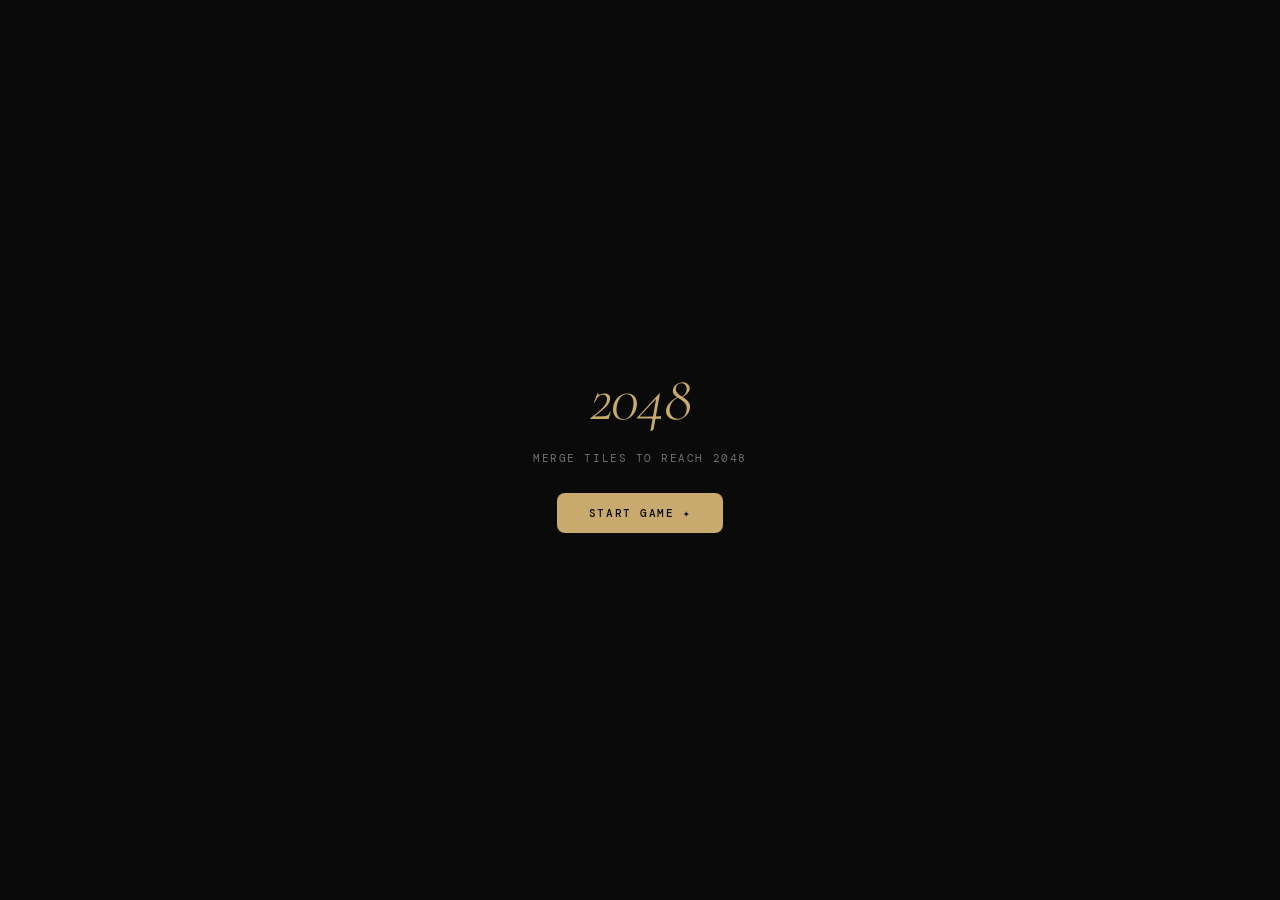
<file: 2048.html>
<!doctype html>
<html lang="en" data-theme="dark">
  <head>
    <meta charset="UTF-8" />
    <meta name="viewport" content="width=device-width, initial-scale=1.0" />
    <title>2048</title>
    <link
      href="https://fonts.googleapis.com/css2?family=DM+Mono:ital,wght@0,300;0,400;0,500&family=Cormorant+Garamond:ital,wght@0,300;0,400;0,600&display=swap"
      rel="stylesheet"
    />
    <style>
      *,
      *::before,
      *::after {
        box-sizing: border-box;
        margin: 0;
        padding: 0;
      }

      [data-theme="dark"] {
        --bg: #0a0a0a;
        --surface: #111111;
        --surface2: #181818;
        --border: rgba(255, 255, 255, 0.08);
        --border2: rgba(255, 255, 255, 0.15);
        --text: #f0ede8;
        --muted: rgba(240, 237, 232, 0.45);
        --accent: #c8a96e;
        --accent-dim: rgba(200, 169, 110, 0.12);
        --accent-border: rgba(200, 169, 110, 0.3);
        --accent-text: #0a0a0a;
      }
      [data-theme="light"] {
        --bg: #f7f5f0;
        --surface: #ffffff;
        --surface2: #f0ede6;
        --border: rgba(0, 0, 0, 0.08);
        --border2: rgba(0, 0, 0, 0.16);
        --text: #1a1814;
        --muted: rgba(26, 24, 20, 0.45);
        --accent: #9e7a3f;
        --accent-dim: rgba(158, 122, 63, 0.1);
        --accent-border: rgba(158, 122, 63, 0.3);
        --accent-text: #ffffff;
      }

      html,
      body {
        width: 100%;
        height: 100%;
        background: var(--bg);
        color: var(--text);
        font-family: "DM Mono", monospace;
        overflow: hidden;
      }

      /* ── START SCREEN ── */
      #start-screen {
        position: fixed;
        inset: 0;
        display: flex;
        flex-direction: column;
        align-items: center;
        justify-content: center;
        gap: 20px;
        background: var(--bg);
        z-index: 100;
      }
      #start-screen.hidden {
        display: none;
      }

      .start-title {
        font-family: "Cormorant Garamond", Georgia, serif;
        font-size: 64px;
        font-weight: 300;
        font-style: italic;
        color: var(--accent);
        letter-spacing: -0.02em;
        line-height: 1;
      }
      .start-sub {
        font-size: 11px;
        color: var(--muted);
        letter-spacing: 0.14em;
        text-transform: uppercase;
      }
      .start-btn {
        margin-top: 8px;
        padding: 13px 32px;
        background: var(--accent);
        border: none;
        border-radius: 8px;
        font-family: "DM Mono", monospace;
        font-size: 11px;
        letter-spacing: 0.14em;
        text-transform: uppercase;
        color: var(--accent-text);
        cursor: pointer;
        font-weight: 500;
        transition: opacity 0.2s;
      }
      .start-btn:hover {
        opacity: 0.85;
      }

      /* ── GAME SCREEN ── */
      #game-screen {
        display: flex;
        flex-direction: column;
        align-items: center;
        justify-content: center;
        height: 100%;
        padding: 16px;
        gap: 14px;
      }
      #game-screen.hidden {
        display: none;
      }

      /* ── HUD ── */
      .hud {
        display: flex;
        gap: 12px;
        align-items: center;
      }
      .hud-box {
        background: var(--surface);
        border: 1px solid var(--border2);
        border-radius: 8px;
        padding: 7px 16px;
        text-align: center;
        min-width: 80px;
      }
      .hud-label {
        font-size: 8px;
        letter-spacing: 0.2em;
        text-transform: uppercase;
        color: var(--muted);
        display: block;
        margin-bottom: 3px;
      }
      .hud-val {
        font-size: 18px;
        font-weight: 500;
        color: var(--text);
      }

      /* ── BOARD ── */
      .board-wrap {
        position: relative;
      }
      .board {
        display: grid;
        grid-template-columns: repeat(4, 90px);
        grid-template-rows: repeat(4, 90px);
        gap: 8px;
        background: var(--surface);
        border: 1px solid var(--accent-border);
        border-radius: 12px;
        padding: 10px;
        box-shadow: 0 0 40px rgba(200, 169, 110, 0.07);
      }

      /* ── TILES ── */
      .tile {
        width: 90px;
        height: 90px;
        border-radius: 8px;
        display: flex;
        align-items: center;
        justify-content: center;
        font-size: 26px;
        font-weight: 500;
        transition: all 0.08s ease;
        border: 1px solid;
      }
      .tile-0 {
        background: var(--surface2);
        border-color: var(--border);
        color: transparent;
      }
      .tile-2 {
        background: rgba(200, 169, 110, 0.08);
        border-color: rgba(200, 169, 110, 0.18);
        color: var(--text);
      }
      .tile-4 {
        background: rgba(200, 169, 110, 0.15);
        border-color: rgba(200, 169, 110, 0.28);
        color: var(--text);
      }
      .tile-8 {
        background: #b8955a;
        border-color: #c8a96e;
        color: #fff;
      }
      .tile-16 {
        background: #a07840;
        border-color: #c8a96e;
        color: #fff;
      }
      .tile-32 {
        background: #8c6028;
        border-color: #c8a96e;
        color: #fff;
        font-size: 22px;
      }
      .tile-64 {
        background: #6e4a14;
        border-color: #c8a96e;
        color: #f0ede8;
        font-size: 22px;
      }
      .tile-128 {
        background: #c8a96e;
        border-color: #e0c080;
        color: #0a0a0a;
        font-size: 19px;
      }
      .tile-256 {
        background: #d4b870;
        border-color: #e8d090;
        color: #0a0a0a;
        font-size: 19px;
      }
      .tile-512 {
        background: #e0c880;
        border-color: #f0e0a0;
        color: #0a0a0a;
        font-size: 19px;
      }
      .tile-1024 {
        background: #e8d890;
        border-color: #f8ebb0;
        color: #0a0a0a;
        font-size: 15px;
      }
      .tile-2048 {
        background: #f0e8a0;
        border-color: #fff8c0;
        color: #0a0a0a;
        font-size: 15px;
        box-shadow: 0 0 24px rgba(240, 232, 160, 0.4);
      }
      .tile-4096 {
        background: #ffe0b0;
        border-color: #ffd090;
        color: #0a0a0a;
        font-size: 13px;
      }

      .tile.pop {
        animation: tilePop 0.12s ease;
      }
      @keyframes tilePop {
        0% {
          transform: scale(1);
        }
        50% {
          transform: scale(1.1);
        }
        100% {
          transform: scale(1);
        }
      }

      /* ── GAMEOVER OVERLAY (on top of board only) ── */
      .board-over {
        position: absolute;
        inset: 0;
        background: rgba(10, 10, 10, 0.86);
        border-radius: 12px;
        display: none;
        flex-direction: column;
        align-items: center;
        justify-content: center;
        gap: 14px;
        z-index: 10;
      }
      .board-over.visible {
        display: flex;
      }
      .over-title {
        font-family: "Cormorant Garamond", Georgia, serif;
        font-size: 38px;
        font-weight: 300;
        font-style: italic;
        color: var(--accent);
      }
      .over-score {
        font-size: 12px;
        color: var(--muted);
        letter-spacing: 0.1em;
      }
      .over-btn {
        padding: 10px 24px;
        background: var(--accent);
        border: none;
        border-radius: 7px;
        font-family: "DM Mono", monospace;
        font-size: 10px;
        letter-spacing: 0.14em;
        text-transform: uppercase;
        color: var(--accent-text);
        cursor: pointer;
        font-weight: 500;
        transition: opacity 0.2s;
      }
      .over-btn:hover {
        opacity: 0.85;
      }

      /* ── CONTROLS ── */
      .controls {
        display: flex;
        gap: 8px;
      }
      .btn {
        padding: 9px 20px;
        border-radius: 7px;
        font-family: "DM Mono", monospace;
        font-size: 10px;
        letter-spacing: 0.12em;
        text-transform: uppercase;
        cursor: pointer;
        border: 1px solid;
        transition: all 0.18s ease;
      }
      .btn-primary {
        background: var(--accent);
        border-color: var(--accent);
        color: var(--accent-text);
        font-weight: 500;
      }
      .btn-primary:hover {
        opacity: 0.85;
      }
      .btn-ghost {
        background: transparent;
        border-color: var(--border2);
        color: var(--muted);
      }
      .btn-ghost:hover {
        color: var(--text);
        border-color: var(--accent-border);
      }

      .win-badge {
        background: var(--accent-dim);
        border: 1px solid var(--accent-border);
        border-radius: 100px;
        padding: 5px 14px;
        font-size: 10px;
        color: var(--accent);
        letter-spacing: 0.1em;
        display: none;
      }
      .win-badge.visible {
        display: inline-block;
      }

      .note {
        font-size: 10px;
        color: var(--muted);
        letter-spacing: 0.08em;
      }

      /* ── SCROLLBAR ── */
      ::-webkit-scrollbar {
        width: 6px;
        height: 6px;
      }
      ::-webkit-scrollbar-track {
        background: var(--bg);
      }
      ::-webkit-scrollbar-thumb {
        background: var(--border2);
        border-radius: 100px;
      }
      ::-webkit-scrollbar-thumb:hover {
        background: var(--accent-border);
      }
      ::-webkit-scrollbar-corner {
        background: var(--bg);
      }
      * {
        scrollbar-width: thin;
        scrollbar-color: var(--border2) var(--bg);
      }
    </style>
  </head>
  <body>
    <!-- START SCREEN -->
    <div id="start-screen">
      <div class="start-title">2048</div>
      <div class="start-sub">Merge tiles to reach 2048</div>
      <button class="start-btn" onclick="startGame()">Start Game ✦</button>
    </div>

    <!-- GAME SCREEN -->
    <div id="game-screen" class="hidden">
      <div class="hud">
        <div class="hud-box">
          <span class="hud-label">Score</span>
          <span class="hud-val" id="score">0</span>
        </div>
        <div class="hud-box">
          <span class="hud-label">Best</span>
          <span class="hud-val" id="best">0</span>
        </div>
      </div>

      <div class="win-badge" id="winBadge">✦ You reached 2048!</div>

      <div class="board-wrap">
        <div class="board" id="board"></div>
        <div class="board-over" id="boardOver">
          <div class="over-title" id="overTitle">Game Over</div>
          <div class="over-score" id="overScore"></div>
          <button class="over-btn" onclick="startGame()">↺ Try Again</button>
        </div>
      </div>

      <div class="controls">
        <button class="btn btn-primary" onclick="startGame()">
          ↺ New Game
        </button>
        <button class="btn btn-ghost" onclick="undoMove()">↩ Undo</button>
      </div>
      <div class="note">Arrow keys · WASD · Swipe to merge tiles</div>
    </div>

    <script>
      let board,
        score,
        best = 0,
        won = false,
        history = [];

      function startGame() {
        board = Array.from({ length: 4 }, () => Array(4).fill(0));
        score = 0;
        won = false;
        history = [];
        addTile();
        addTile();
        document.getElementById("start-screen").classList.add("hidden");
        document.getElementById("game-screen").classList.remove("hidden");
        document.getElementById("boardOver").classList.remove("visible");
        document.getElementById("winBadge").classList.remove("visible");
        render();
      }

      function addTile() {
        const empty = [];
        for (let r = 0; r < 4; r++)
          for (let c = 0; c < 4; c++)
            if (board[r][c] === 0) empty.push({ r, c });
        if (!empty.length) return null;
        const { r, c } = empty[Math.floor(Math.random() * empty.length)];
        board[r][c] = Math.random() < 0.9 ? 2 : 4;
        return { r, c };
      }

      function render(newCell) {
        const b = document.getElementById("board");
        b.innerHTML = "";
        for (let r = 0; r < 4; r++) {
          for (let c = 0; c < 4; c++) {
            const v = board[r][c];
            const el = document.createElement("div");
            el.className = "tile tile-" + (v > 4096 ? 4096 : v);
            el.textContent = v || "";
            if (newCell && newCell.r === r && newCell.c === c)
              el.classList.add("pop");
            b.appendChild(el);
          }
        }
        document.getElementById("score").textContent = score;
        if (score > best) {
          best = score;
          document.getElementById("best").textContent = best;
        }
      }

      function slide(row) {
        let arr = row.filter((x) => x);
        for (let i = 0; i < arr.length - 1; i++) {
          if (arr[i] === arr[i + 1]) {
            arr[i] *= 2;
            score += arr[i];
            arr.splice(i + 1, 1);
          }
        }
        while (arr.length < 4) arr.push(0);
        return arr;
      }

      function move(dir) {
        const prev = board.map((r) => [...r]);
        let changed = false;

        if (dir === "left") {
          for (let r = 0; r < 4; r++) {
            const n = slide(board[r]);
            if (n.some((v, i) => v !== board[r][i])) {
              board[r] = n;
              changed = true;
            }
          }
        } else if (dir === "right") {
          for (let r = 0; r < 4; r++) {
            const n = slide([...board[r]].reverse()).reverse();
            if (n.some((v, i) => v !== board[r][i])) {
              board[r] = n;
              changed = true;
            }
          }
        } else if (dir === "up") {
          for (let c = 0; c < 4; c++) {
            const col = board.map((r) => r[c]);
            const n = slide(col);
            n.forEach((v, r) => {
              if (v !== board[r][c]) {
                board[r][c] = v;
                changed = true;
              }
            });
          }
        } else if (dir === "down") {
          for (let c = 0; c < 4; c++) {
            const col = board.map((r) => r[c]).reverse();
            const n = slide(col).reverse();
            n.forEach((v, r) => {
              if (v !== board[r][c]) {
                board[r][c] = v;
                changed = true;
              }
            });
          }
        }

        if (!changed) return;
        history.push({ board: prev.map((r) => [...r]), score });
        const nc = addTile();

        if (!won && board.flat().includes(2048)) {
          won = true;
          document.getElementById("winBadge").classList.add("visible");
        }

        render(nc);

        if (isGameOver()) {
          document.getElementById("overTitle").textContent = "Game Over";
          document.getElementById("overScore").textContent = "Score: " + score;
          document.getElementById("boardOver").classList.add("visible");
        }
      }

      function undoMove() {
        if (!history.length) return;
        const h = history.pop();
        board = h.board;
        score = h.score;
        render();
        document.getElementById("boardOver").classList.remove("visible");
      }

      function isGameOver() {
        for (let r = 0; r < 4; r++)
          for (let c = 0; c < 4; c++) {
            if (board[r][c] === 0) return false;
            if (c < 3 && board[r][c] === board[r][c + 1]) return false;
            if (r < 3 && board[r][c] === board[r + 1][c]) return false;
          }
        return true;
      }

      // Keyboard
      document.addEventListener("keydown", (e) => {
        if (
          document
            .getElementById("start-screen")
            .classList.contains("hidden") === false
        )
          return;
        const map = {
          ArrowLeft: "left",
          ArrowRight: "right",
          ArrowUp: "up",
          ArrowDown: "down",
          a: "left",
          d: "right",
          w: "up",
          s: "down",
        };
        if (map[e.key]) {
          e.preventDefault();
          move(map[e.key]);
        }
      });

      // Touch swipe
      let tx, ty;
      document.addEventListener(
        "touchstart",
        (e) => {
          tx = e.touches[0].clientX;
          ty = e.touches[0].clientY;
        },
        { passive: true },
      );
      document.addEventListener(
        "touchend",
        (e) => {
          if (!tx) return;
          const dx = e.changedTouches[0].clientX - tx;
          const dy = e.changedTouches[0].clientY - ty;
          if (Math.abs(dx) > Math.abs(dy)) {
            if (Math.abs(dx) > 30) move(dx > 0 ? "right" : "left");
          } else {
            if (Math.abs(dy) > 30) move(dy > 0 ? "down" : "up");
          }
          tx = ty = null;
        },
        { passive: true },
      );

      // Theme sync from parent
      try {
        const t =
          window.parent.document.documentElement.getAttribute("data-theme");
        if (t) document.documentElement.setAttribute("data-theme", t);
      } catch (e) {}
    </script>
  </body>
</html>
</file>
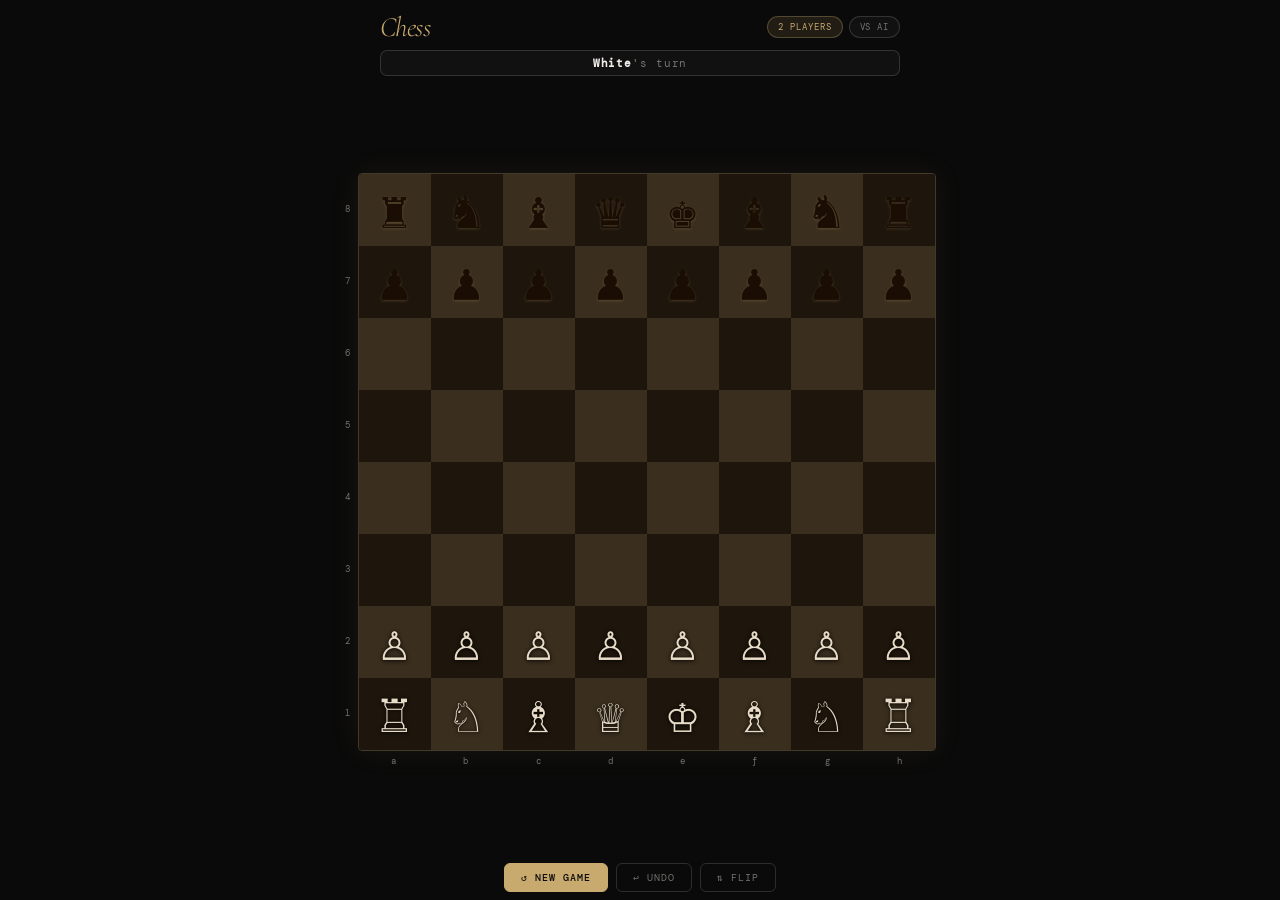
<file: chess.html>
<!doctype html>
<html lang="en" data-theme="dark">
  <head>
    <meta charset="UTF-8" />
    <meta name="viewport" content="width=device-width, initial-scale=1.0" />
    <title>Chess</title>
    <link
      href="https://fonts.googleapis.com/css2?family=DM+Mono:wght@300;400;500&family=Cormorant+Garamond:ital,wght@0,300;1,300&display=swap"
      rel="stylesheet"
    />
    <style>
      *,
      *::before,
      *::after {
        box-sizing: border-box;
        margin: 0;
        padding: 0;
      }
      [data-theme="dark"] {
        --bg: #0a0a0a;
        --surface: #111;
        --surface2: #181818;
        --border: rgba(255, 255, 255, 0.07);
        --border2: rgba(255, 255, 255, 0.14);
        --text: #f0ede8;
        --muted: rgba(240, 237, 232, 0.45);
        --accent: #c8a96e;
        --accent-dim: rgba(200, 169, 110, 0.12);
        --accent-border: rgba(200, 169, 110, 0.3);
        --accent-text: #0a0a0a;
        --danger: #e06060;
        --light-sq: #3a2e1e;
        --dark-sq: #1e160c;
        --wp: #e8dcc8;
        --bp: #1a0e04;
      }
      [data-theme="light"] {
        --bg: #f7f5f0;
        --surface: #fff;
        --surface2: #f0ede6;
        --border: rgba(0, 0, 0, 0.07);
        --border2: rgba(0, 0, 0, 0.14);
        --text: #1a1814;
        --muted: rgba(26, 24, 20, 0.45);
        --accent: #9e7a3f;
        --accent-dim: rgba(158, 122, 63, 0.1);
        --accent-border: rgba(158, 122, 63, 0.3);
        --accent-text: #fff;
        --danger: #c0392b;
        --light-sq: #f0ddb0;
        --dark-sq: #a07040;
        --wp: #fff8f0;
        --bp: #1a0e04;
      }

      html,
      body {
        width: 100%;
        height: 100%;
        background: var(--bg);
        color: var(--text);
        font-family: "DM Mono", monospace;
        overflow: hidden; /* no scroll needed — everything fits via flex scaling */
      }

      /* ── FULL-HEIGHT LAYOUT ── */
      .shell {
        display: flex;
        flex-direction: column;
        align-items: center;
        height: 100vh;
        padding: 10px 12px 8px;
        gap: 6px;
        overflow: hidden;
      }

      /* title row */
      .title-row {
        display: flex;
        align-items: center;
        justify-content: space-between;
        width: 100%;
        max-width: 520px;
        flex-shrink: 0;
      }
      .game-title {
        font-family: "Cormorant Garamond", Georgia, serif;
        font-size: 28px;
        font-weight: 300;
        font-style: italic;
        color: var(--accent);
        letter-spacing: -0.02em;
      }
      .mode-row {
        display: flex;
        gap: 6px;
      }
      .mode-btn {
        padding: 4px 10px;
        border: 1px solid var(--border2);
        border-radius: 100px;
        background: var(--surface);
        color: var(--muted);
        font-family: "DM Mono", monospace;
        font-size: 9px;
        letter-spacing: 0.1em;
        cursor: pointer;
        transition: all 0.2s;
        text-transform: uppercase;
      }
      .mode-btn.active {
        border-color: var(--accent-border);
        color: var(--accent);
        background: var(--accent-dim);
      }

      /* status */
      .status-bar {
        background: var(--surface);
        border: 1px solid var(--border2);
        border-radius: 7px;
        padding: 5px 18px;
        font-size: 11px;
        letter-spacing: 0.08em;
        color: var(--muted);
        text-align: center;
        flex-shrink: 0;
        width: 100%;
        max-width: 520px;
      }
      .status-bar b {
        color: var(--text);
      }

      /* captured rows */
      .cap-row {
        font-size: 16px;
        min-height: 18px;
        letter-spacing: 2px;
        flex-shrink: 0;
        width: 100%;
        max-width: 520px;
        display: flex;
        align-items: center;
        gap: 4px;
        flex-wrap: wrap;
      }

      /* ── BOARD AREA — scales to fill remaining height ── */
      .board-area {
        flex: 1;
        min-height: 0;
        display: flex;
        align-items: center;
        justify-content: center;
        width: 100%;
      }

      .board-outer {
        display: flex;
        flex-direction: row;
        align-items: flex-start;
        gap: 4px;
      }

      .rank-labels {
        display: flex;
        flex-direction: column;
        justify-content: space-around;
        align-self: stretch;
      }
      .rank-label {
        font-size: 9px;
        color: var(--muted);
        text-align: right;
        padding-right: 4px;
        display: flex;
        align-items: center;
      }

      .board-col {
        display: flex;
        flex-direction: column;
        gap: 0;
      }

      .board {
        display: grid;
        grid-template-columns: repeat(8, 1fr);
        grid-template-rows: repeat(8, 1fr);
        border: 1px solid var(--accent-border);
        border-radius: 4px;
        overflow: hidden;
        box-shadow: 0 0 30px rgba(200, 169, 110, 0.08);
      }

      .file-labels {
        display: flex;
        justify-content: space-around;
        padding-top: 4px;
      }
      .file-label {
        font-size: 9px;
        color: var(--muted);
        text-align: center;
        flex: 1;
      }

      .sq {
        display: flex;
        align-items: center;
        justify-content: center;
        cursor: pointer;
        position: relative;
        user-select: none;
        /* size set by JS */
      }
      .sq.light {
        background: var(--light-sq);
      }
      .sq.dark {
        background: var(--dark-sq);
      }
      .sq.sel {
        box-shadow: inset 0 0 0 3px var(--accent);
      }
      .sq.hint::after {
        content: "";
        position: absolute;
        width: 36%;
        height: 36%;
        background: var(--accent);
        border-radius: 50%;
        opacity: 0.55;
        pointer-events: none;
      }
      .sq.cap-hint {
        box-shadow: inset 0 0 0 3px rgba(200, 169, 110, 0.65);
      }
      .sq.last {
        background: rgba(200, 169, 110, 0.22) !important;
      }
      .sq.check {
        box-shadow: inset 0 0 0 3px var(--danger) !important;
      }

      .piece {
        pointer-events: none;
        line-height: 1;
        /* font-size set by JS */
      }
      .piece.wp {
        color: var(--wp);
        text-shadow:
          0 1px 4px rgba(0, 0, 0, 0.9),
          0 0 2px rgba(0, 0, 0, 0.5);
      }
      .piece.bp {
        color: var(--bp);
        text-shadow: 0 1px 3px rgba(200, 169, 110, 0.25);
      }

      /* controls */
      .controls {
        display: flex;
        gap: 8px;
        flex-wrap: wrap;
        justify-content: center;
        flex-shrink: 0;
      }
      .btn {
        display: inline-flex;
        align-items: center;
        gap: 6px;
        padding: 7px 16px;
        border-radius: 6px;
        font-family: "DM Mono", monospace;
        font-size: 10px;
        letter-spacing: 0.1em;
        text-transform: uppercase;
        cursor: pointer;
        border: 1px solid;
        transition: all 0.18s;
      }
      .btn-primary {
        background: var(--accent);
        border-color: var(--accent);
        color: var(--accent-text);
        font-weight: 500;
      }
      .btn-primary:hover {
        opacity: 0.85;
      }
      .btn-ghost {
        background: transparent;
        border-color: var(--border2);
        color: var(--muted);
      }
      .btn-ghost:hover {
        color: var(--text);
        border-color: var(--accent-border);
      }

      /* promotion modal */
      .promo-modal {
        display: none;
        position: fixed;
        inset: 0;
        background: rgba(0, 0, 0, 0.82);
        z-index: 200;
        align-items: center;
        justify-content: center;
      }
      .promo-modal.open {
        display: flex;
      }
      .promo-box {
        background: var(--surface);
        border: 1px solid var(--accent-border);
        border-radius: 14px;
        padding: 24px;
        display: flex;
        flex-direction: column;
        gap: 16px;
        align-items: center;
      }
      .promo-title {
        font-family: "Cormorant Garamond", serif;
        font-size: 22px;
        font-style: italic;
        color: var(--accent);
      }
      .promo-choices {
        display: flex;
        gap: 12px;
      }
      .promo-piece {
        font-size: 42px;
        cursor: pointer;
        padding: 8px 10px;
        border: 1px solid var(--border2);
        border-radius: 8px;
        transition: all 0.18s;
        background: var(--surface2);
      }
      .promo-piece:hover {
        border-color: var(--accent-border);
        background: var(--accent-dim);
      }

      /* ── SCROLLBAR ── */
      ::-webkit-scrollbar {
        width: 6px;
        height: 6px;
      }
      ::-webkit-scrollbar-track {
        background: var(--bg);
      }
      ::-webkit-scrollbar-thumb {
        background: var(--border2);
        border-radius: 100px;
      }
      ::-webkit-scrollbar-thumb:hover {
        background: var(--accent-border);
      }
      ::-webkit-scrollbar-corner {
        background: var(--bg);
      }
      * {
        scrollbar-width: thin;
        scrollbar-color: var(--border2) var(--bg);
      }
    </style>
  </head>
  <body>
    <div class="shell">
      <!-- title + mode -->
      <div class="title-row">
        <div class="game-title">Chess</div>
        <div class="mode-row">
          <button class="mode-btn active" id="pvpBtn" onclick="setMode('pvp')">
            2 Players
          </button>
          <button class="mode-btn" id="aiBtn" onclick="setMode('ai')">
            vs AI
          </button>
        </div>
      </div>

      <!-- status -->
      <div class="status-bar" id="status"><b>White</b>'s turn</div>

      <!-- black captures (shown at top since black is at top) -->
      <div class="cap-row" id="capB"></div>

      <!-- board -->
      <div class="board-area">
        <div class="board-outer" id="boardOuter">
          <div class="rank-labels" id="rankLabels"></div>
          <div class="board-col">
            <div class="board" id="board"></div>
            <div class="file-labels" id="fileLabels"></div>
          </div>
        </div>
      </div>

      <!-- white captures -->
      <div class="cap-row" id="capW"></div>

      <!-- controls -->
      <div class="controls">
        <button class="btn btn-primary" onclick="newGame()">↺ New Game</button>
        <button class="btn btn-ghost" onclick="undoMove()">↩ Undo</button>
        <button class="btn btn-ghost" onclick="flipBoard()">⇅ Flip</button>
      </div>
    </div>

    <!-- Promotion modal -->
    <div class="promo-modal" id="promoModal">
      <div class="promo-box">
        <div class="promo-title">Promote Pawn</div>
        <div class="promo-choices" id="promoChoices"></div>
      </div>
    </div>

    <script>
      // ── CONSTANTS ──────────────────────────────────────────────
      const INIT = [
        ["r", "n", "b", "q", "k", "b", "n", "r"],
        ["p", "p", "p", "p", "p", "p", "p", "p"],
        [0, 0, 0, 0, 0, 0, 0, 0],
        [0, 0, 0, 0, 0, 0, 0, 0],
        [0, 0, 0, 0, 0, 0, 0, 0],
        [0, 0, 0, 0, 0, 0, 0, 0],
        ["P", "P", "P", "P", "P", "P", "P", "P"],
        ["R", "N", "B", "Q", "K", "B", "N", "R"],
      ];
      const GLYPH = {
        P: "♙",
        R: "♖",
        N: "♘",
        B: "♗",
        Q: "♕",
        K: "♔",
        p: "♟",
        r: "♜",
        n: "♞",
        b: "♝",
        q: "♛",
        k: "♚",
      };
      const VAL = { p: 1, n: 3, b: 3, r: 5, q: 9, k: 0 };

      // ── STATE ──────────────────────────────────────────────────
      let bd,
        turn,
        sel,
        hints,
        hist,
        castleR,
        ep,
        flipped,
        gameMode,
        capW,
        capB,
        gameOver;
      let sqPx = 56; // square size in px — recalculated on resize

      // ── HELPERS ────────────────────────────────────────────────
      const isW = (p) =>
        p && p !== 0 && p === p.toUpperCase() && p !== p.toLowerCase();
      const isB = (p) =>
        p && p !== 0 && p === p.toLowerCase() && p !== p.toUpperCase();
      const isWB = (p) => isW(p) || isB(p); // any piece
      // pieces where upper===lower (digits etc) won't match — safe since we use letters only

      // ── INIT ───────────────────────────────────────────────────
      function setMode(m) {
        gameMode = m;
        document
          .getElementById("pvpBtn")
          .classList.toggle("active", m === "pvp");
        document.getElementById("aiBtn").classList.toggle("active", m === "ai");
        newGame();
      }

      function newGame() {
        bd = INIT.map((r) => r.map((v) => v || 0));
        turn = "w";
        sel = null;
        hints = [];
        hist = [];
        ep = null;
        gameOver = false;
        castleR = { wK: true, wQ: true, bK: true, bQ: true };
        capW = [];
        capB = [];
        flipped = flipped || false;
        setStatus("<b>White</b>'s turn");
        render();
      }

      function flipBoard() {
        flipped = !flipped;
        render();
      }

      // ── SIZING ─────────────────────────────────────────────────
      function calcSqSize() {
        const area = document.querySelector(".board-area");
        if (!area) return 56;
        const availH = area.clientHeight - 30; // leave room for file labels
        const availW = area.clientWidth - 24; // leave room for rank labels
        return Math.max(
          32,
          Math.min(72, Math.floor(Math.min(availH, availW) / 8)),
        );
      }

      // ── RENDER ─────────────────────────────────────────────────
      function render() {
        sqPx = calcSqSize();
        const boardEl = document.getElementById("board");
        const rankEl = document.getElementById("rankLabels");
        const fileEl = document.getElementById("fileLabels");
        boardEl.innerHTML = "";
        rankEl.innerHTML = "";
        fileEl.innerHTML = "";

        boardEl.style.gridTemplateColumns = `repeat(8,${sqPx}px)`;
        boardEl.style.gridTemplateRows = `repeat(8,${sqPx}px)`;
        rankEl.style.height = sqPx * 8 + "px";

        const ranks = flipped
          ? ["1", "2", "3", "4", "5", "6", "7", "8"]
          : ["8", "7", "6", "5", "4", "3", "2", "1"];
        const files = flipped
          ? ["h", "g", "f", "e", "d", "c", "b", "a"]
          : ["a", "b", "c", "d", "e", "f", "g", "h"];

        ranks.forEach((r) => {
          const d = document.createElement("div");
          d.className = "rank-label";
          d.style.height = sqPx + "px";
          d.textContent = r;
          rankEl.appendChild(d);
        });
        files.forEach((f) => {
          const d = document.createElement("div");
          d.className = "file-label";
          d.style.width = sqPx + "px";
          d.textContent = f;
          fileEl.appendChild(d);
        });

        // find king in check
        let checkSq = null;
        if (kingInCheck(turn)) {
          for (let r = 0; r < 8; r++)
            for (let c = 0; c < 8; c++) {
              const p = bd[r][c];
              if ((turn === "w" && p === "K") || (turn === "b" && p === "k"))
                checkSq = r * 8 + c;
            }
        }

        for (let ri = 0; ri < 8; ri++) {
          for (let ci = 0; ci < 8; ci++) {
            const row = flipped ? 7 - ri : ri;
            const col = flipped ? 7 - ci : ci;
            const sq = document.createElement("div");
            sq.className = "sq " + ((row + col) % 2 === 0 ? "light" : "dark");
            sq.style.width = sqPx + "px";
            sq.style.height = sqPx + "px";

            if (sel && sel.r === row && sel.c === col) sq.classList.add("sel");
            if (hist.length) {
              const lm = hist[hist.length - 1];
              if (
                (lm.fr === row && lm.fc === col) ||
                (lm.tr === row && lm.tc === col)
              )
                sq.classList.add("last");
            }
            if (hints.some((h) => h.r === row && h.c === col)) {
              sq.classList.add(bd[row][col] ? "cap-hint" : "hint");
            }
            if (checkSq !== null && row * 8 + col === checkSq)
              sq.classList.add("check");

            const p = bd[row][col];
            if (p) {
              const span = document.createElement("span");
              span.className = "piece " + (isW(p) ? "wp" : "bp");
              span.style.fontSize = Math.round(sqPx * 0.72) + "px";
              span.textContent = GLYPH[p];
              sq.appendChild(span);
            }
            sq.addEventListener("click", () => handleClick(row, col));
            boardEl.appendChild(sq);
          }
        }

        document.getElementById("capW").textContent = capW
          .map((p) => GLYPH[p])
          .join(" ");
        document.getElementById("capB").textContent = capB
          .map((p) => GLYPH[p])
          .join(" ");
      }

      // ── CLICK HANDLER ──────────────────────────────────────────
      function handleClick(r, c) {
        if (gameOver) return;

        // clicking a legal move target
        if (sel && hints.some((h) => h.r === r && h.c === c)) {
          const mv = hints.find((h) => h.r === r && h.c === c);
          doMove(sel.r, sel.c, r, c, mv);
          sel = null;
          hints = [];
          return;
        }

        // clicking own piece
        const p = bd[r][c];
        const ownPiece = (turn === "w" && isW(p)) || (turn === "b" && isB(p));
        if (ownPiece) {
          sel = { r, c };
          hints = legalMoves(r, c);
        } else {
          sel = null;
          hints = [];
        }
        render();
      }

      // ── MOVE EXECUTION ─────────────────────────────────────────
      function doMove(fr, fc, tr, tc, mv) {
        const p = bd[fr][fc];
        const cap = bd[tr][tc];

        // save history
        hist.push({
          fr,
          fc,
          tr,
          tc,
          p,
          cap,
          castle: mv.castle || null,
          ep: mv.ep || null,
          castleR: { ...castleR },
          ep_sq: ep,
        });

        if (cap) {
          isW(cap) ? capW.push(cap) : capB.push(cap);
        }

        bd[tr][tc] = p;
        bd[fr][fc] = 0;

        // en passant capture
        if (mv.ep) {
          bd[fr][tc] = 0;
        }

        // castling rook
        if (mv.castle) {
          if (tc === 6) {
            bd[tr][5] = bd[tr][7];
            bd[tr][7] = 0;
          } else {
            bd[tr][3] = bd[tr][0];
            bd[tr][0] = 0;
          }
        }

        // update castle rights
        if (p === "K") {
          castleR.wK = false;
          castleR.wQ = false;
        }
        if (p === "k") {
          castleR.bK = false;
          castleR.bQ = false;
        }
        if (p === "R" && fr === 7) {
          if (fc === 0) castleR.wQ = false;
          if (fc === 7) castleR.wK = false;
        }
        if (p === "r" && fr === 0) {
          if (fc === 0) castleR.bQ = false;
          if (fc === 7) castleR.bK = false;
        }

        // en passant target square
        ep =
          p === "P" && fr === 6 && tr === 4
            ? { r: 5, c: tc }
            : p === "p" && fr === 1 && tr === 3
              ? { r: 2, c: tc }
              : null;

        // pawn promotion — auto queen for simplicity, then show picker
        const promoW = p === "P" && tr === 0;
        const promoB = p === "p" && tr === 7;
        if (promoW || promoB) {
          bd[tr][tc] = promoW ? "Q" : "q"; // default queen
          render();
          showPromoModal(promoW, tr, tc);
          return; // turn switch happens inside modal callback
        }

        finishTurn();
      }

      function finishTurn() {
        turn = turn === "w" ? "b" : "w";
        const inC = kingInCheck(turn);
        const noMv = isCheckmate(turn);

        if (noMv) {
          gameOver = true;
          if (inC)
            setStatus(
              turn === "w"
                ? "♛ <b>Black wins!</b> Checkmate"
                : "♕ <b>White wins!</b> Checkmate",
            );
          else setStatus("Draw — Stalemate");
        } else {
          const who = turn === "w" ? "<b>White</b>" : "<b>Black</b>";
          setStatus(
            who +
              "'s turn" +
              (inC ? ' — <span style="color:var(--danger)">Check!</span>' : ""),
          );
        }
        render();
        if (!gameOver && gameMode === "ai" && turn === "b")
          setTimeout(aiMove, 320);
      }

      function showPromoModal(forWhite, tr, tc) {
        const modal = document.getElementById("promoModal");
        const ch = document.getElementById("promoChoices");
        ch.innerHTML = "";
        const pieces = forWhite ? ["Q", "R", "B", "N"] : ["q", "r", "b", "n"];
        pieces.forEach((piece) => {
          const btn = document.createElement("div");
          btn.className = "promo-piece";
          btn.textContent =
            GLYPH[piece.toUpperCase ? piece.toUpperCase() : piece];
          btn.textContent = GLYPH[piece.toUpperCase()];
          btn.style.color = forWhite ? "var(--wp)" : "var(--bp)";
          btn.style.textShadow = forWhite
            ? "0 1px 4px rgba(0,0,0,0.9)"
            : "none";
          btn.addEventListener("click", () => {
            bd[tr][tc] = piece;
            modal.classList.remove("open");
            finishTurn();
          });
          ch.appendChild(btn);
        });
        modal.classList.add("open");
      }

      // ── UNDO ───────────────────────────────────────────────────
      function undoMove() {
        if (!hist.length) return;
        const h = hist.pop();
        bd[h.fr][h.fc] = h.p;
        bd[h.tr][h.tc] = h.cap || 0;
        castleR = { ...h.castleR };
        ep = h.ep_sq;
        // restore en-passant captured pawn
        if (h.ep) bd[h.fr][h.tc] = turn === "w" ? "p" : "P";
        // restore castled rook
        if (h.castle) {
          if (h.tc === 6) {
            bd[h.tr][7] = bd[h.tr][5];
            bd[h.tr][5] = 0;
          } else {
            bd[h.tr][0] = bd[h.tr][3];
            bd[h.tr][3] = 0;
          }
        }
        if (h.cap) {
          isW(h.cap) ? capW.pop() : capB.pop();
        }
        turn = turn === "w" ? "b" : "w";
        gameOver = false;
        sel = null;
        hints = [];
        const who = turn === "w" ? "<b>White</b>" : "<b>Black</b>";
        setStatus(who + "'s turn");
        render();
      }

      // ── MOVE GENERATION ────────────────────────────────────────
      function legalMoves(r, c) {
        return rawMoves(r, c).filter((m) => {
          // play the move on a copy and see if own king is in check
          const saveA = bd[m.r][m.c];
          const saveB = bd[r][c];
          let epSave = 0;
          bd[m.r][m.c] = bd[r][c];
          bd[r][c] = 0;
          if (m.ep) {
            epSave = bd[r][m.c];
            bd[r][m.c] = 0;
          }
          const ok = !kingInCheck(turn);
          bd[r][c] = saveB;
          bd[m.r][m.c] = saveA;
          if (m.ep) bd[r][m.c] = epSave;
          return ok;
        });
      }

      function rawMoves(r, c, skipCastle) {
        const p = bd[r][c];
        if (!p) return [];
        const mv = [];
        const add = (tr, tc, extra = {}) => mv.push({ r: tr, c: tc, ...extra });
        const slide = (dr, dc) => {
          let nr = r + dr,
            nc = c + dc;
          while (nr >= 0 && nr < 8 && nc >= 0 && nc < 8) {
            const t = bd[nr][nc];
            if (!t) {
              add(nr, nc);
            } else {
              if ((isW(p) && isB(t)) || (isB(p) && isW(t))) add(nr, nc);
              break;
            }
            nr += dr;
            nc += dc;
          }
        };
        const pt = p.toLowerCase();

        if (pt === "r") {
          slide(1, 0);
          slide(-1, 0);
          slide(0, 1);
          slide(0, -1);
        } else if (pt === "b") {
          slide(1, 1);
          slide(1, -1);
          slide(-1, 1);
          slide(-1, -1);
        } else if (pt === "q") {
          slide(1, 0);
          slide(-1, 0);
          slide(0, 1);
          slide(0, -1);
          slide(1, 1);
          slide(1, -1);
          slide(-1, 1);
          slide(-1, -1);
        } else if (pt === "n") {
          [
            [-2, -1],
            [-2, 1],
            [-1, -2],
            [-1, 2],
            [1, -2],
            [1, 2],
            [2, -1],
            [2, 1],
          ].forEach(([dr, dc]) => {
            const nr = r + dr,
              nc = c + dc;
            if (nr >= 0 && nr < 8 && nc >= 0 && nc < 8) {
              const t = bd[nr][nc];
              if (!t || (isW(p) && isB(t)) || (isB(p) && isW(t))) add(nr, nc);
            }
          });
        } else if (pt === "k") {
          [
            [-1, -1],
            [-1, 0],
            [-1, 1],
            [0, -1],
            [0, 1],
            [1, -1],
            [1, 0],
            [1, 1],
          ].forEach(([dr, dc]) => {
            const nr = r + dr,
              nc = c + dc;
            if (nr >= 0 && nr < 8 && nc >= 0 && nc < 8) {
              const t = bd[nr][nc];
              if (!t || (isW(p) && isB(t)) || (isB(p) && isW(t))) add(nr, nc);
            }
          });
          // castling — only when not called from kingInCheck (prevents infinite recursion)
          if (!skipCastle) {
            if (p === "K" && r === 7 && c === 4 && !kingInCheck("w")) {
              if (castleR.wK && !bd[7][5] && !bd[7][6])
                add(7, 6, { castle: true });
              if (castleR.wQ && !bd[7][3] && !bd[7][2] && !bd[7][1])
                add(7, 2, { castle: true });
            }
            if (p === "k" && r === 0 && c === 4 && !kingInCheck("b")) {
              if (castleR.bK && !bd[0][5] && !bd[0][6])
                add(0, 6, { castle: true });
              if (castleR.bQ && !bd[0][3] && !bd[0][2] && !bd[0][1])
                add(0, 2, { castle: true });
            }
          }
        } else if (pt === "p") {
          const dir = isW(p) ? -1 : 1;
          const start = isW(p) ? 6 : 1;
          // forward
          if (r + dir >= 0 && r + dir < 8 && !bd[r + dir][c]) {
            add(r + dir, c);
            if (r === start && !bd[r + 2 * dir][c]) add(r + 2 * dir, c);
          }
          // diagonal captures
          [-1, 1].forEach((dc) => {
            const nr = r + dir,
              nc = c + dc;
            if (nr >= 0 && nr < 8 && nc >= 0 && nc < 8) {
              const t = bd[nr][nc];
              if ((isW(p) && isB(t)) || (isB(p) && isW(t))) add(nr, nc);
            }
          });
          // en passant
          if (ep) {
            if (r + dir === ep.r && Math.abs(c - ep.c) === 1)
              add(ep.r, ep.c, { ep: true });
          }
        }
        return mv;
      }

      // ── CHECK / CHECKMATE ──────────────────────────────────────
      function kingInCheck(color) {
        let kr = -1,
          kc = -1;
        for (let r = 0; r < 8; r++)
          for (let c = 0; c < 8; c++) {
            const p = bd[r][c];
            if ((color === "w" && p === "K") || (color === "b" && p === "k")) {
              kr = r;
              kc = c;
            }
          }
        if (kr < 0) return false;
        for (let r = 0; r < 8; r++)
          for (let c = 0; c < 8; c++) {
            const p = bd[r][c];
            if (!p) continue;
            if (color === "w" && isW(p)) continue;
            if (color === "b" && isB(p)) continue;
            if (rawMoves(r, c, true).some((m) => m.r === kr && m.c === kc))
              return true;
          }
        return false;
      }

      function isCheckmate(color) {
        for (let r = 0; r < 8; r++)
          for (let c = 0; c < 8; c++) {
            const p = bd[r][c];
            if (!p) continue;
            if (color === "w" && !isW(p)) continue;
            if (color === "b" && !isB(p)) continue;
            if (legalMoves(r, c).length) return false;
          }
        return true;
      }

      // ── SIMPLE AI ─────────────────────────────────────────────
      function aiMove() {
        if (gameOver || turn !== "b") return;
        const all = [];
        for (let r = 0; r < 8; r++)
          for (let c = 0; c < 8; c++) {
            if (!isB(bd[r][c])) continue;
            legalMoves(r, c).forEach((m) => all.push({ fr: r, fc: c, ...m }));
          }
        if (!all.length) return;
        const scored = all.map((m) => {
          let s = Math.random() * 0.9;
          const cap = bd[m.r][m.c];
          if (cap && VAL[cap.toLowerCase()]) s += VAL[cap.toLowerCase()] * 8;
          // central control
          s +=
            (3.5 - Math.abs(m.r - 3.5)) * 0.3 +
            (3.5 - Math.abs(m.c - 3.5)) * 0.3;
          return { ...m, s };
        });
        scored.sort((a, b) => b.s - a.s);
        const mv = scored[0];
        doMove(mv.fr, mv.fc, mv.r, mv.c, mv);
      }

      // ── MISC ───────────────────────────────────────────────────
      function setStatus(html) {
        document.getElementById("status").innerHTML = html;
      }

      // Resize handler — re-render board at new size
      window.addEventListener("resize", () => render());

      // Theme sync
      try {
        const t =
          window.parent.document.documentElement.getAttribute("data-theme");
        if (t) document.documentElement.setAttribute("data-theme", t);
      } catch (e) {}

      // boot
      gameMode = "pvp";
      flipped = false;
      newGame();
    </script>
  </body>
</html>
</file>
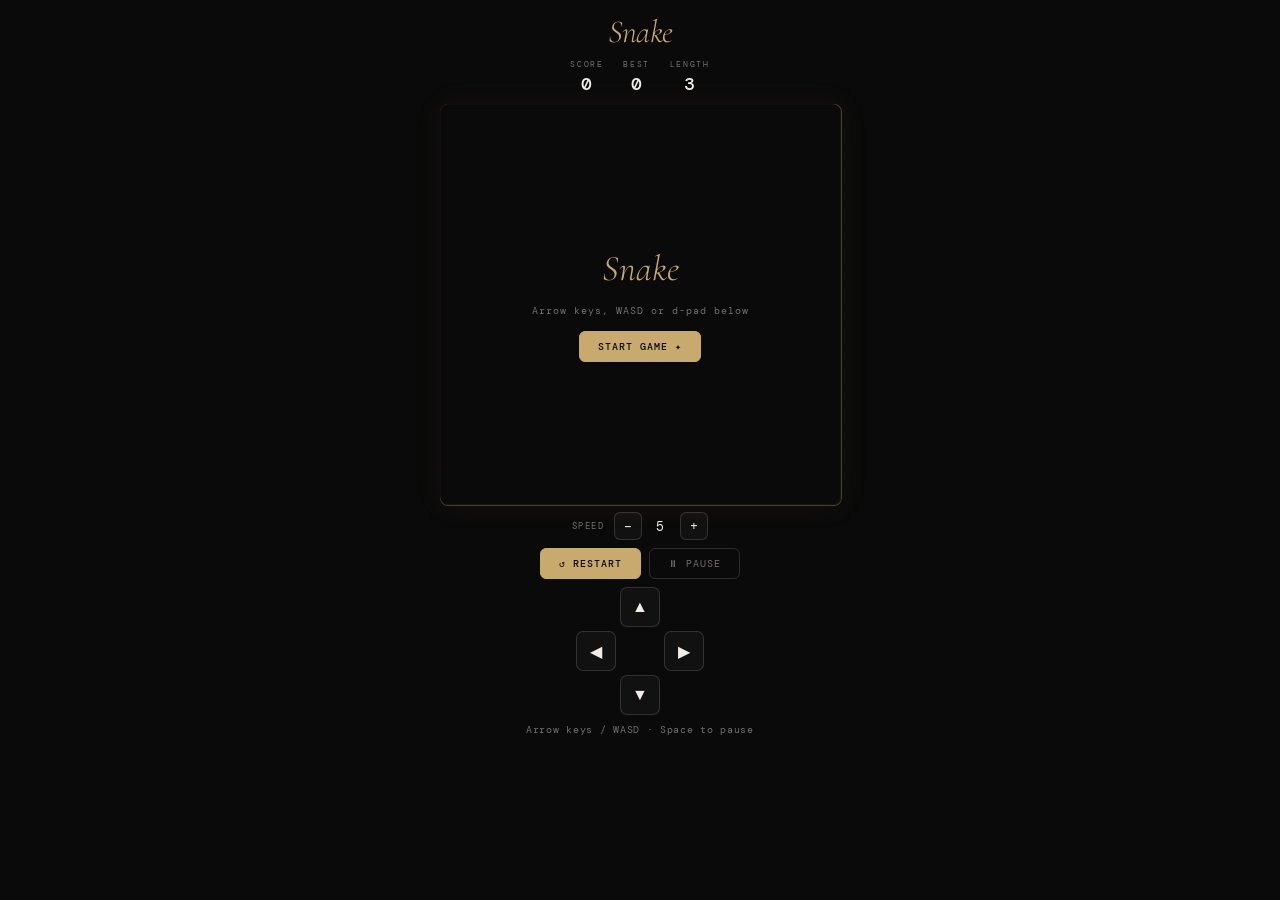
<file: snake.html>
<!doctype html>
<html lang="en" data-theme="dark">
  <head>
    <meta charset="UTF-8" />
    <meta name="viewport" content="width=device-width, initial-scale=1.0" />
    <title>Snake</title>
    <link
      href="https://fonts.googleapis.com/css2?family=DM+Mono:wght@300;400;500&family=Cormorant+Garamond:ital,wght@0,300;1,300&display=swap"
      rel="stylesheet"
    />
    <style>
      *,
      *::before,
      *::after {
        box-sizing: border-box;
        margin: 0;
        padding: 0;
      }
      [data-theme="dark"] {
        --bg: #0a0a0a;
        --surface: #111;
        --surface2: #181818;
        --border: rgba(255, 255, 255, 0.07);
        --border2: rgba(255, 255, 255, 0.14);
        --text: #f0ede8;
        --muted: rgba(240, 237, 232, 0.45);
        --accent: #c8a96e;
        --accent-dim: rgba(200, 169, 110, 0.12);
        --accent-border: rgba(200, 169, 110, 0.3);
        --accent-text: #0a0a0a;
        --danger: #e06060;
        --success: #6ec88a;
      }
      [data-theme="light"] {
        --bg: #f7f5f0;
        --surface: #fff;
        --surface2: #f0ede6;
        --border: rgba(0, 0, 0, 0.07);
        --border2: rgba(0, 0, 0, 0.14);
        --text: #1a1814;
        --muted: rgba(26, 24, 20, 0.45);
        --accent: #9e7a3f;
        --accent-dim: rgba(158, 122, 63, 0.1);
        --accent-border: rgba(158, 122, 63, 0.3);
        --accent-text: #fff;
        --danger: #c0392b;
        --success: #27704a;
      }

      html {
        font-size: 16px;
      }
      body {
        background: var(--bg);
        color: var(--text);
        font-family: "DM Mono", monospace;
        height: 100vh;
        overflow: hidden;
      }

      .page {
        display: flex;
        flex-direction: column;
        align-items: center;
        padding: 12px;
        gap: 8px;
        height: 100vh;
        overflow-y: auto;
        overflow-x: hidden;
      }

      /* ── TITLE ── */
      .game-title {
        font-family: "Cormorant Garamond", Georgia, serif;
        font-size: 32px;
        font-weight: 300;
        font-style: italic;
        color: var(--accent);
        letter-spacing: -0.02em;
      }

      /* ── HUD ── */
      .hud {
        display: flex;
        gap: 20px;
        align-items: center;
      }
      .hud-item {
        display: flex;
        flex-direction: column;
        align-items: center;
        gap: 3px;
      }
      .hud-label {
        font-size: 8px;
        letter-spacing: 0.2em;
        text-transform: uppercase;
        color: var(--muted);
      }
      .hud-val {
        font-size: 18px;
        font-weight: 500;
        color: var(--text);
      }

      /* ── CANVAS WRAPPER ── */
      .canvas-wrap {
        position: relative;
        /* size is set by JS to be square and fit the viewport */
      }
      canvas {
        display: block;
        border: 1px solid var(--accent-border);
        border-radius: 8px;
        background: var(--surface);
        box-shadow: 0 0 32px rgba(200, 169, 110, 0.06);
      }

      /* ── OVERLAY ── */
      .overlay {
        position: absolute;
        inset: 0;
        display: flex;
        flex-direction: column;
        align-items: center;
        justify-content: center;
        gap: 14px;
        background: rgba(10, 10, 10, 0.88);
        border-radius: 8px;
        pointer-events: none;
        opacity: 0;
        transition: opacity 0.25s;
      }
      .overlay.visible {
        opacity: 1;
        pointer-events: all;
      }
      .overlay-title {
        font-family: "Cormorant Garamond", Georgia, serif;
        font-size: 36px;
        font-weight: 300;
        font-style: italic;
        color: var(--accent);
      }
      .overlay-sub {
        font-size: 10px;
        color: var(--muted);
        letter-spacing: 0.1em;
        text-align: center;
        padding: 0 20px;
      }

      /* ── SPEED ROW ── */
      .speed-row {
        display: flex;
        align-items: center;
        gap: 10px;
        font-size: 9px;
        letter-spacing: 0.15em;
        color: var(--muted);
        text-transform: uppercase;
      }
      .speed-btn {
        width: 28px;
        height: 28px;
        border: 1px solid var(--border2);
        border-radius: 6px;
        background: var(--surface);
        color: var(--text);
        font-family: "DM Mono", monospace;
        font-size: 13px;
        cursor: pointer;
        display: flex;
        align-items: center;
        justify-content: center;
        transition: all 0.18s;
      }
      .speed-btn:hover {
        border-color: var(--accent-border);
        color: var(--accent);
      }
      .speed-val {
        width: 18px;
        text-align: center;
        font-size: 13px;
        color: var(--text);
      }

      /* ── CONTROLS ── */
      .controls {
        display: flex;
        gap: 8px;
        flex-wrap: wrap;
        justify-content: center;
      }
      .btn {
        display: inline-flex;
        align-items: center;
        gap: 6px;
        padding: 8px 18px;
        border-radius: 6px;
        font-family: "DM Mono", monospace;
        font-size: 10px;
        letter-spacing: 0.1em;
        text-transform: uppercase;
        cursor: pointer;
        border: 1px solid;
        transition: all 0.18s;
      }
      .btn-primary {
        background: var(--accent);
        border-color: var(--accent);
        color: var(--accent-text);
        font-weight: 500;
      }
      .btn-primary:hover {
        opacity: 0.85;
      }
      .btn-ghost {
        background: transparent;
        border-color: var(--border2);
        color: var(--muted);
      }
      .btn-ghost:hover {
        color: var(--text);
        border-color: var(--accent-border);
      }

      /* ── D-PAD (for touch) ── */
      .dpad {
        display: grid;
        grid-template-areas: ". up ." "left . right" ". down .";
        grid-template-columns: repeat(3, 40px);
        grid-template-rows: repeat(3, 40px);
        gap: 4px;
      }
      .dpad-btn {
        border: 1px solid var(--border2);
        border-radius: 7px;
        background: var(--surface);
        color: var(--text);
        font-size: 16px;
        cursor: pointer;
        display: flex;
        align-items: center;
        justify-content: center;
        transition: all 0.15s;
        -webkit-tap-highlight-color: transparent;
      }
      .dpad-btn:active {
        background: var(--accent-dim);
        border-color: var(--accent-border);
      }
      .dpad-up {
        grid-area: up;
      }
      .dpad-left {
        grid-area: left;
      }
      .dpad-right {
        grid-area: right;
      }
      .dpad-down {
        grid-area: down;
      }

      .note {
        font-size: 10px;
        color: var(--muted);
        letter-spacing: 0.07em;
        text-align: center;
      }

      /* ── SCROLLBAR ── */
      ::-webkit-scrollbar {
        width: 6px;
        height: 6px;
      }
      ::-webkit-scrollbar-track {
        background: var(--bg);
      }
      ::-webkit-scrollbar-thumb {
        background: var(--border2);
        border-radius: 100px;
      }
      ::-webkit-scrollbar-thumb:hover {
        background: var(--accent-border);
      }
      ::-webkit-scrollbar-corner {
        background: var(--bg);
      }
      * {
        scrollbar-width: thin;
        scrollbar-color: var(--border2) var(--bg);
      }
    </style>
  </head>
  <body>
    <div class="page">
      <div class="game-title">Snake</div>

      <div class="hud">
        <div class="hud-item">
          <span class="hud-label">Score</span
          ><span class="hud-val" id="score">0</span>
        </div>
        <div class="hud-item">
          <span class="hud-label">Best</span
          ><span class="hud-val" id="hi">0</span>
        </div>
        <div class="hud-item">
          <span class="hud-label">Length</span
          ><span class="hud-val" id="length">3</span>
        </div>
      </div>

      <div class="canvas-wrap" id="canvasWrap">
        <canvas id="canvas"></canvas>
        <div class="overlay visible" id="overlay">
          <div class="overlay-title" id="ol-title">Snake</div>
          <div class="overlay-sub" id="ol-sub">
            Arrow keys, WASD or d-pad below
          </div>
          <button class="btn btn-primary" id="startBtn" onclick="startGame()">
            Start Game ✦
          </button>
        </div>
      </div>

      <div class="speed-row">
        Speed
        <button class="speed-btn" onclick="changeSpeed(-1)">−</button>
        <span class="speed-val" id="speedVal">5</span>
        <button class="speed-btn" onclick="changeSpeed(1)">+</button>
      </div>

      <div class="controls">
        <button class="btn btn-primary" onclick="startGame()">↺ Restart</button>
        <button class="btn btn-ghost" onclick="pauseGame()">⏸ Pause</button>
      </div>

      <!-- touch d-pad -->
      <div class="dpad">
        <button class="dpad-btn dpad-up" onclick="tryDir(0, -1)">▲</button>
        <button class="dpad-btn dpad-left" onclick="tryDir(-1, 0)">◀</button>
        <button class="dpad-btn dpad-right" onclick="tryDir(1, 0)">▶</button>
        <button class="dpad-btn dpad-down" onclick="tryDir(0, 1)">▼</button>
      </div>

      <div class="note">Arrow keys / WASD · Space to pause</div>
    </div>

    <script>
      const canvas = document.getElementById("canvas");
      const ctx = canvas.getContext("2d");
      const wrap = document.getElementById("canvasWrap");

      const COLS = 20,
        ROWS = 20;
      let CELL; // calculated from canvas size

      let snake,
        dir,
        nextDir,
        food,
        bonus,
        score,
        hi = 0;
      let running = false,
        paused = false,
        loop,
        speed = 5,
        bonusTimer = 0;

      // ── SIZING ─────────────────────────────────────────────
      function calcSize() {
        // fit inside page width minus padding, cap at 400px
        const maxSide = Math.min(
          document.documentElement.clientWidth - 24,
          document.documentElement.clientHeight * 0.55,
          400,
        );
        const side = Math.floor(maxSide / COLS) * COLS;
        canvas.width = side;
        canvas.height = side;
        wrap.style.width = side + "px";
        wrap.style.height = side + "px";
        CELL = side / COLS;
        if (running && !paused) draw();
        else if (!running) drawIdle();
      }

      window.addEventListener("resize", calcSize);

      // ── GAME ───────────────────────────────────────────────
      function startGame() {
        snake = [
          { x: 10, y: 10 },
          { x: 9, y: 10 },
          { x: 8, y: 10 },
        ];
        dir = { x: 1, y: 0 };
        nextDir = { x: 1, y: 0 };
        food = spawnFood();
        bonus = null;
        bonusTimer = 0;
        score = 0;
        running = true;
        paused = false;
        document.getElementById("overlay").classList.remove("visible");
        document.getElementById("score").textContent = 0;
        document.getElementById("length").textContent = 3;
        clearInterval(loop);
        loop = setInterval(tick, 1000 / speed);
      }

      function spawnFood() {
        let f;
        do {
          f = {
            x: Math.floor(Math.random() * COLS),
            y: Math.floor(Math.random() * ROWS),
          };
        } while (snake.some((s) => s.x === f.x && s.y === f.y));
        return f;
      }

      function tick() {
        if (!running || paused) return;
        dir = { ...nextDir };
        const head = { x: snake[0].x + dir.x, y: snake[0].y + dir.y };
        if (
          head.x < 0 ||
          head.x >= COLS ||
          head.y < 0 ||
          head.y >= ROWS ||
          snake.some((s) => s.x === head.x && s.y === head.y)
        ) {
          gameOver();
          return;
        }
        snake.unshift(head);
        let ate = false;
        if (head.x === food.x && head.y === food.y) {
          score += 10;
          ate = true;
          food = spawnFood();
          if (score % 50 === 0 && !bonus) {
            bonus = spawnFood();
            bonusTimer = 40;
          }
        }
        if (bonus && head.x === bonus.x && head.y === bonus.y) {
          score += 50;
          ate = true;
          bonus = null;
          bonusTimer = 0;
        }
        if (!ate) snake.pop();
        if (bonusTimer > 0) {
          bonusTimer--;
          if (bonusTimer === 0) bonus = null;
        }
        document.getElementById("score").textContent = score;
        document.getElementById("length").textContent = snake.length;
        draw();
      }

      function gameOver() {
        running = false;
        clearInterval(loop);
        if (score > hi) {
          hi = score;
          document.getElementById("hi").textContent = hi;
        }
        document.getElementById("ol-title").textContent = "Game Over";
        document.getElementById("ol-sub").textContent = "Score: " + score;
        document.getElementById("startBtn").style.display = "";
        document.getElementById("overlay").classList.add("visible");
      }

      function pauseGame() {
        if (!running) return;
        paused = !paused;
        if (paused) {
          document.getElementById("ol-title").textContent = "Paused";
          document.getElementById("ol-sub").textContent =
            "Press Space or tap ⏸ to resume";
          document.getElementById("startBtn").style.display = "none";
          document.getElementById("overlay").classList.add("visible");
        } else {
          document.getElementById("overlay").classList.remove("visible");
          document.getElementById("startBtn").style.display = "";
        }
      }

      function changeSpeed(d) {
        speed = Math.max(1, Math.min(15, speed + d));
        document.getElementById("speedVal").textContent = speed;
        if (running && !paused) {
          clearInterval(loop);
          loop = setInterval(tick, 1000 / speed);
        }
      }

      function tryDir(dx, dy) {
        // for d-pad / external calls
        if (dx === 1 && dir.x !== -1) nextDir = { x: 1, y: 0 };
        else if (dx === -1 && dir.x !== 1) nextDir = { x: -1, y: 0 };
        else if (dy === -1 && dir.y !== 1) nextDir = { x: 0, y: -1 };
        else if (dy === 1 && dir.y !== -1) nextDir = { x: 0, y: 1 };
      }

      // ── DRAW ───────────────────────────────────────────────
      function css(v) {
        return getComputedStyle(document.documentElement)
          .getPropertyValue(v)
          .trim();
      }

      function draw() {
        ctx.fillStyle = css("--surface");
        ctx.fillRect(0, 0, canvas.width, canvas.height);

        // grid lines
        ctx.strokeStyle = "rgba(255,255,255,0.025)";
        ctx.lineWidth = 1;
        for (let i = 0; i <= COLS; i++) {
          ctx.beginPath();
          ctx.moveTo(i * CELL, 0);
          ctx.lineTo(i * CELL, canvas.height);
          ctx.stroke();
        }
        for (let j = 0; j <= ROWS; j++) {
          ctx.beginPath();
          ctx.moveTo(0, j * CELL);
          ctx.lineTo(canvas.width, j * CELL);
          ctx.stroke();
        }

        // food
        ctx.fillStyle = css("--danger");
        ctx.beginPath();
        ctx.arc(
          food.x * CELL + CELL / 2,
          food.y * CELL + CELL / 2,
          CELL / 2 - 2,
          0,
          Math.PI * 2,
        );
        ctx.fill();

        // bonus
        if (bonus) {
          ctx.fillStyle = "#c8a96e";
          ctx.beginPath();
          ctx.arc(
            bonus.x * CELL + CELL / 2,
            bonus.y * CELL + CELL / 2,
            CELL / 2 - 1,
            0,
            Math.PI * 2,
          );
          ctx.fill();
          ctx.fillStyle = "rgba(10,10,10,0.8)";
          ctx.font = `bold ${Math.round(CELL * 0.5)}px DM Mono`;
          ctx.textAlign = "center";
          ctx.textBaseline = "middle";
          ctx.fillText(
            "★",
            bonus.x * CELL + CELL / 2,
            bonus.y * CELL + CELL / 2,
          );
        }

        // snake
        snake.forEach((s, i) => {
          const ratio = i / snake.length;
          ctx.fillStyle =
            i === 0
              ? css("--accent")
              : `rgba(200,169,110,${0.9 - ratio * 0.6})`;
          ctx.beginPath();
          const rad = i === 0 ? CELL * 0.3 : CELL * 0.22;
          ctx.roundRect(
            s.x * CELL + 1,
            s.y * CELL + 1,
            CELL - 2,
            CELL - 2,
            rad,
          );
          ctx.fill();
          // eyes on head
          if (i === 0) {
            ctx.fillStyle = "rgba(10,10,10,0.85)";
            const er = CELL * 0.1;
            const ex =
              dir.x === 0
                ? [CELL * 0.3, CELL * 0.7]
                : [CELL * 0.62, CELL * 0.62];
            const ey =
              dir.y === 0 ? [CELL * 0.3, CELL * 0.3] : [CELL * 0.3, CELL * 0.7];
            ctx.beginPath();
            ctx.arc(s.x * CELL + ex[0], s.y * CELL + ey[0], er, 0, Math.PI * 2);
            ctx.fill();
            ctx.beginPath();
            ctx.arc(s.x * CELL + ex[1], s.y * CELL + ey[1], er, 0, Math.PI * 2);
            ctx.fill();
          }
        });
      }

      function drawIdle() {
        ctx.fillStyle = css("--surface");
        ctx.fillRect(0, 0, canvas.width, canvas.height);
        ctx.strokeStyle = "rgba(255,255,255,0.025)";
        ctx.lineWidth = 1;
        for (let i = 0; i <= COLS; i++) {
          ctx.beginPath();
          ctx.moveTo(i * CELL, 0);
          ctx.lineTo(i * CELL, canvas.height);
          ctx.stroke();
        }
        for (let j = 0; j <= ROWS; j++) {
          ctx.beginPath();
          ctx.moveTo(0, j * CELL);
          ctx.lineTo(canvas.width, j * CELL);
          ctx.stroke();
        }
      }

      // ── KEYBOARD ───────────────────────────────────────────
      document.addEventListener("keydown", (e) => {
        if (e.key === "ArrowUp" || e.key === "w") {
          e.preventDefault();
          tryDir(0, -1);
        } else if (e.key === "ArrowDown" || e.key === "s") {
          e.preventDefault();
          tryDir(0, 1);
        } else if (e.key === "ArrowLeft" || e.key === "a") {
          e.preventDefault();
          tryDir(-1, 0);
        } else if (e.key === "ArrowRight" || e.key === "d") {
          e.preventDefault();
          tryDir(1, 0);
        } else if (e.key === " ") {
          e.preventDefault();
          pauseGame();
        }
      });

      // ── SWIPE ──────────────────────────────────────────────
      let tx, ty;
      canvas.addEventListener(
        "touchstart",
        (e) => {
          tx = e.touches[0].clientX;
          ty = e.touches[0].clientY;
        },
        { passive: true },
      );
      canvas.addEventListener(
        "touchend",
        (e) => {
          const dx = e.changedTouches[0].clientX - tx,
            dy = e.changedTouches[0].clientY - ty;
          if (Math.abs(dx) > Math.abs(dy)) {
            if (Math.abs(dx) > 20) tryDir(dx > 0 ? 1 : -1, 0);
          } else {
            if (Math.abs(dy) > 20) tryDir(0, dy > 0 ? 1 : -1);
          }
        },
        { passive: true },
      );

      // ── THEME + BOOT ───────────────────────────────────────
      try {
        const t =
          window.parent.document.documentElement.getAttribute("data-theme");
        if (t) document.documentElement.setAttribute("data-theme", t);
      } catch (e) {}
      calcSize();
      drawIdle();
    </script>
  </body>
</html>
</file>
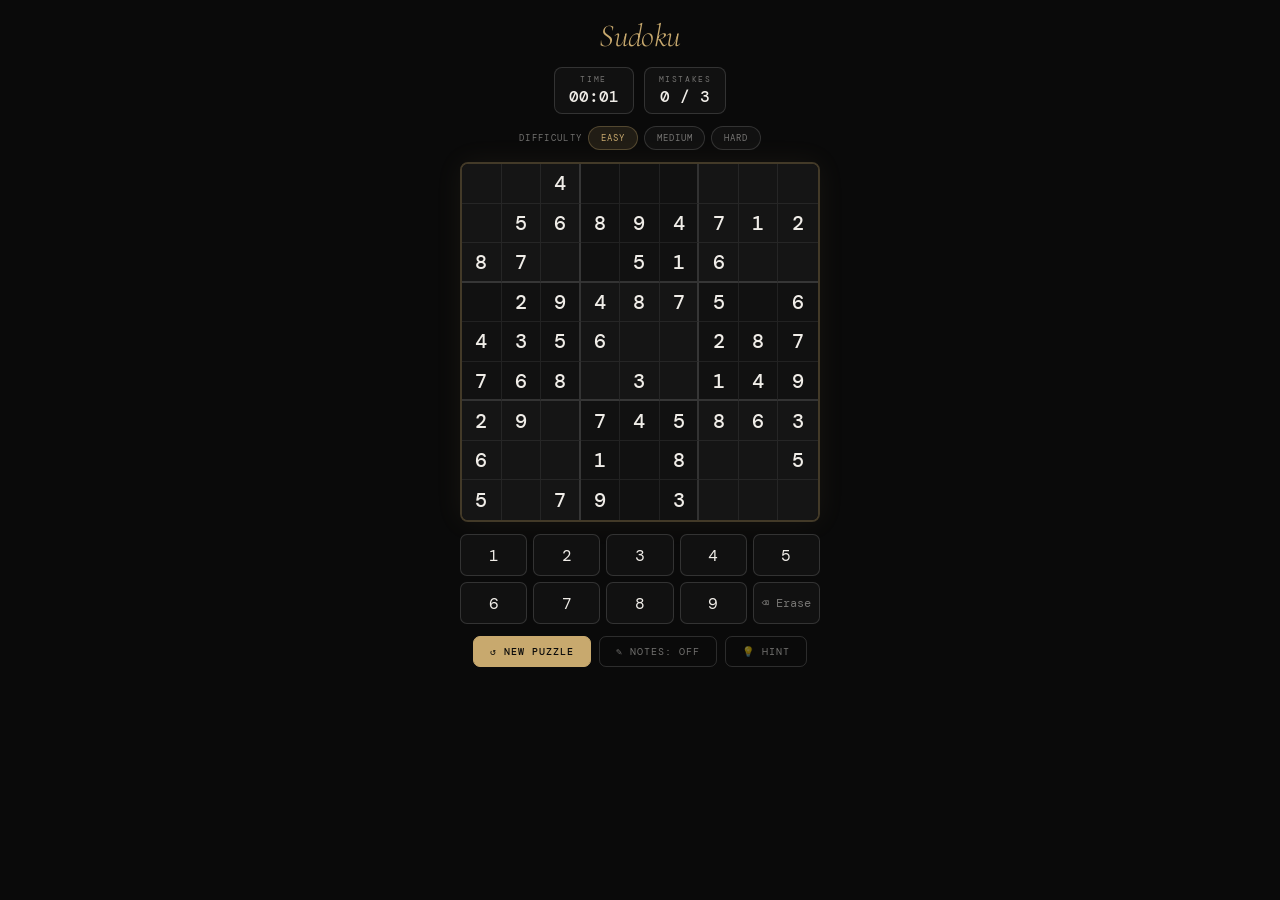
<file: sudoku.html>
<!doctype html>
<html lang="en" data-theme="dark">
  <head>
    <meta charset="UTF-8" />
    <meta name="viewport" content="width=device-width, initial-scale=1.0" />
    <title>Sudoku</title>
    <link
      href="https://fonts.googleapis.com/css2?family=DM+Mono:wght@300;400;500&family=Cormorant+Garamond:ital,wght@0,300;1,300&display=swap"
      rel="stylesheet"
    />
    <style>
      *,
      *::before,
      *::after {
        box-sizing: border-box;
        margin: 0;
        padding: 0;
      }
      [data-theme="dark"] {
        --bg: #0a0a0a;
        --surface: #111;
        --surface2: #181818;
        --border: rgba(255, 255, 255, 0.07);
        --border2: rgba(255, 255, 255, 0.14);
        --text: #f0ede8;
        --muted: rgba(240, 237, 232, 0.45);
        --accent: #c8a96e;
        --accent-dim: rgba(200, 169, 110, 0.12);
        --accent-border: rgba(200, 169, 110, 0.3);
        --accent-text: #0a0a0a;
        --danger: #e06060;
        --success: #6ec88a;
        --box-even: #151515;
      }
      [data-theme="light"] {
        --bg: #f7f5f0;
        --surface: #fff;
        --surface2: #f0ede6;
        --border: rgba(0, 0, 0, 0.07);
        --border2: rgba(0, 0, 0, 0.14);
        --text: #1a1814;
        --muted: rgba(26, 24, 20, 0.45);
        --accent: #9e7a3f;
        --accent-dim: rgba(158, 122, 63, 0.1);
        --accent-border: rgba(158, 122, 63, 0.3);
        --accent-text: #fff;
        --danger: #c0392b;
        --success: #27704a;
        --box-even: #f5f2eb;
      }

      html {
        font-size: 16px;
      }
      body {
        background: var(--bg);
        color: var(--text);
        font-family: "DM Mono", monospace;
        min-height: 100vh;
        overflow-y: auto; /* SCROLLABLE */
        overflow-x: hidden;
      }

      .page {
        display: flex;
        flex-direction: column;
        align-items: center;
        padding: 16px 12px 24px;
        gap: 12px;
        min-height: 100vh;
      }

      /* ── HEADER ── */
      .game-title {
        font-family: "Cormorant Garamond", Georgia, serif;
        font-size: 32px;
        font-weight: 300;
        font-style: italic;
        color: var(--accent);
        letter-spacing: -0.02em;
      }

      /* ── HUD ── */
      .hud {
        display: flex;
        gap: 10px;
        flex-wrap: wrap;
        justify-content: center;
      }
      .hud-box {
        background: var(--surface);
        border: 1px solid var(--border2);
        border-radius: 8px;
        padding: 6px 14px;
        text-align: center;
        min-width: 72px;
      }
      .hud-label {
        font-size: 8px;
        letter-spacing: 0.2em;
        text-transform: uppercase;
        color: var(--muted);
        display: block;
        margin-bottom: 2px;
      }
      .hud-val {
        font-size: 16px;
        font-weight: 500;
        color: var(--text);
      }

      /* ── DIFFICULTY ── */
      .diff-row {
        display: flex;
        gap: 6px;
        align-items: center;
        flex-wrap: wrap;
        justify-content: center;
      }
      .diff-label {
        font-size: 9px;
        letter-spacing: 0.15em;
        color: var(--muted);
        text-transform: uppercase;
      }
      .diff-btn {
        padding: 5px 12px;
        border: 1px solid var(--border2);
        border-radius: 100px;
        background: var(--surface);
        color: var(--muted);
        font-family: "DM Mono", monospace;
        font-size: 9px;
        letter-spacing: 0.1em;
        cursor: pointer;
        transition: all 0.18s;
        text-transform: uppercase;
      }
      .diff-btn.active,
      .diff-btn:hover {
        border-color: var(--accent-border);
        color: var(--accent);
        background: var(--accent-dim);
      }

      /* ── BOARD ── */
      .board {
        display: grid;
        grid-template-columns: repeat(9, 1fr);
        grid-template-rows: repeat(9, 1fr);
        border: 2px solid var(--accent-border);
        border-radius: 8px;
        overflow: hidden;
        width: min(360px, 90vw);
        height: min(360px, 90vw);
        box-shadow: 0 0 28px rgba(200, 169, 110, 0.07);
        flex-shrink: 0;
      }

      /* cells */
      .cell {
        display: flex;
        align-items: center;
        justify-content: center;
        cursor: pointer;
        position: relative;
        user-select: none;
        transition: background 0.1s;
        background: var(--surface);
        border-right: 1px solid var(--border);
        border-bottom: 1px solid var(--border);
        font-size: clamp(12px, 3.5vw, 20px);
      }
      /* remove outer borders */
      .cell:nth-child(9n) {
        border-right: none;
      }
      .cell:nth-last-child(-n + 9) {
        border-bottom: none;
      }

      /* thick box borders — right side of col 3,6 */
      .cell:nth-child(3n) {
        border-right: 2px solid var(--border2);
      }
      .cell:nth-child(9n) {
        border-right: none;
      }
      /* thick box borders — bottom of row 3,6  (rows are groups of 9) */
      .cell:nth-child(n + 19):nth-child(-n + 27) {
        border-bottom: 2px solid var(--border2);
      }
      .cell:nth-child(n + 46):nth-child(-n + 54) {
        border-bottom: 2px solid var(--border2);
      }

      /* alternate box shading */
      .cell.box-shade {
        background: var(--box-even);
      }

      .cell.given {
        color: var(--text);
        font-weight: 500;
        cursor: default;
      }
      .cell.user-right {
        color: var(--success);
      }
      .cell.user-wrong {
        color: var(--danger);
      }
      .cell.sel {
        background: var(--accent-dim) !important;
      }
      .cell.peer {
        background: rgba(200, 169, 110, 0.05);
      }

      /* notes grid inside cell */
      .notes-grid {
        display: grid;
        grid-template-columns: repeat(3, 1fr);
        width: 100%;
        height: 100%;
        position: absolute;
        inset: 0;
      }
      .note-n {
        display: flex;
        align-items: center;
        justify-content: center;
        font-size: clamp(6px, 1.4vw, 9px);
        color: var(--accent);
        opacity: 0.75;
      }

      /* ── NUMPAD ── */
      .numpad {
        display: grid;
        grid-template-columns: repeat(5, 1fr);
        gap: 6px;
        width: min(360px, 90vw);
      }
      .num-btn {
        height: 42px;
        border: 1px solid var(--border2);
        border-radius: 7px;
        background: var(--surface);
        color: var(--text);
        font-family: "DM Mono", monospace;
        font-size: 16px;
        cursor: pointer;
        transition: all 0.15s;
        display: flex;
        align-items: center;
        justify-content: center;
      }
      .num-btn:hover {
        border-color: var(--accent-border);
        color: var(--accent);
        background: var(--accent-dim);
      }
      .num-btn.erase {
        font-size: 12px;
        color: var(--muted);
      }
      .num-btn.num-done {
        opacity: 0;
        pointer-events: none;
        transform: scale(0.85);
        transition:
          opacity 0.3s ease,
          transform 0.3s ease;
      }

      /* ── CONTROLS ── */
      .controls {
        display: flex;
        gap: 8px;
        flex-wrap: wrap;
        justify-content: center;
      }
      .btn {
        display: inline-flex;
        align-items: center;
        gap: 6px;
        padding: 8px 16px;
        border-radius: 7px;
        font-family: "DM Mono", monospace;
        font-size: 10px;
        letter-spacing: 0.1em;
        text-transform: uppercase;
        cursor: pointer;
        border: 1px solid;
        transition: all 0.18s;
      }
      .btn-primary {
        background: var(--accent);
        border-color: var(--accent);
        color: var(--accent-text);
        font-weight: 500;
      }
      .btn-primary:hover {
        opacity: 0.85;
      }
      .btn-ghost {
        background: transparent;
        border-color: var(--border2);
        color: var(--muted);
      }
      .btn-ghost:hover {
        color: var(--text);
        border-color: var(--accent-border);
      }
      .btn-ghost.active {
        border-color: var(--accent-border);
        color: var(--accent);
        background: var(--accent-dim);
      }

      /* win message */
      .win-msg {
        background: var(--accent-dim);
        border: 1px solid var(--accent-border);
        border-radius: 8px;
        padding: 10px 20px;
        font-size: 11px;
        color: var(--accent);
        letter-spacing: 0.1em;
        display: none;
        text-align: center;
      }
      .win-msg.visible {
        display: block;
      }

      /* ── SCROLLBAR ── */
      ::-webkit-scrollbar {
        width: 6px;
        height: 6px;
      }
      ::-webkit-scrollbar-track {
        background: var(--bg);
      }
      ::-webkit-scrollbar-thumb {
        background: var(--border2);
        border-radius: 100px;
      }
      ::-webkit-scrollbar-thumb:hover {
        background: var(--accent-border);
      }
      ::-webkit-scrollbar-corner {
        background: var(--bg);
      }
      * {
        scrollbar-width: thin;
        scrollbar-color: var(--border2) var(--bg);
      }
    </style>
  </head>
  <body>
    <div class="page">
      <div class="game-title">Sudoku</div>

      <div class="hud">
        <div class="hud-box">
          <span class="hud-label">Time</span
          ><span class="hud-val" id="timer">00:00</span>
        </div>
        <div class="hud-box">
          <span class="hud-label">Mistakes</span
          ><span class="hud-val" id="mistakes">0 / 3</span>
        </div>
      </div>

      <div class="diff-row">
        <span class="diff-label">Difficulty</span>
        <button class="diff-btn active" onclick="setDiff('easy', this)">
          Easy
        </button>
        <button class="diff-btn" onclick="setDiff('medium', this)">
          Medium
        </button>
        <button class="diff-btn" onclick="setDiff('hard', this)">Hard</button>
      </div>

      <div class="board" id="board"></div>

      <div class="numpad" id="numpad"></div>

      <div class="win-msg" id="winMsg">✦ Puzzle Solved — Well done!</div>

      <div class="controls">
        <button class="btn btn-primary" onclick="newGame()">
          ↺ New Puzzle
        </button>
        <button class="btn btn-ghost" id="noteBtn" onclick="toggleNote()">
          ✎ Notes: Off
        </button>
        <button class="btn btn-ghost" onclick="hint()">💡 Hint</button>
      </div>
    </div>

    <script>
      // ── STATE ────────────────────────────────────────────────
      let grid,
        solution,
        given,
        notes,
        selected,
        mistakes,
        diff,
        timerVal,
        timerInt,
        noteMode,
        solved;

      // ── PUZZLE GEN ──────────────────────────────────────────
      function genSolution() {
        const g = Array.from({ length: 9 }, () => Array(9).fill(0));
        fillGrid(g, 0);
        return g;
      }
      function fillGrid(g, idx) {
        if (idx === 81) return true;
        const r = Math.floor(idx / 9),
          c = idx % 9;
        if (g[r][c]) return fillGrid(g, idx + 1);
        const nums = [1, 2, 3, 4, 5, 6, 7, 8, 9].sort(
          () => Math.random() - 0.5,
        );
        for (const n of nums) {
          if (canPlace(g, r, c, n)) {
            g[r][c] = n;
            if (fillGrid(g, idx + 1)) return true;
            g[r][c] = 0;
          }
        }
        return false;
      }
      function canPlace(g, r, c, n) {
        for (let i = 0; i < 9; i++)
          if (g[r][i] === n || g[i][c] === n) return false;
        const br = Math.floor(r / 3) * 3,
          bc = Math.floor(c / 3) * 3;
        for (let i = 0; i < 3; i++)
          for (let j = 0; j < 3; j++) if (g[br + i][bc + j] === n) return false;
        return true;
      }
      function makePuzzle(sol, remove) {
        const p = sol.map((r) => [...r]);
        let removed = 0,
          tries = 0;
        while (removed < remove && tries < 300) {
          const r = Math.floor(Math.random() * 9),
            c = Math.floor(Math.random() * 9);
          if (!p[r][c]) {
            tries++;
            continue;
          }
          p[r][c] = 0;
          removed++;
          tries = 0;
        }
        return p;
      }
      const REMOVE = { easy: 30, medium: 46, hard: 56 };

      // ── GAME FLOW ───────────────────────────────────────────
      function setDiff(d, el) {
        diff = d;
        document
          .querySelectorAll(".diff-btn")
          .forEach((b) => b.classList.remove("active"));
        el.classList.add("active");
        newGame();
      }

      function newGame() {
        solved = false;
        mistakes = 0;
        noteMode = false;
        document.getElementById("noteBtn").textContent = "✎ Notes: Off";
        document.getElementById("noteBtn").classList.remove("active");
        document.getElementById("winMsg").classList.remove("visible");
        clearInterval(timerInt);
        timerVal = 0;
        updateTimer();
        solution = genSolution();
        const puzzle = makePuzzle(solution, REMOVE[diff] || 30);
        grid = puzzle.map((r) => [...r]);
        given = puzzle.map((r) => r.map((v) => v !== 0));
        notes = Array.from({ length: 9 }, () =>
          Array.from({ length: 9 }, () => new Set()),
        );
        selected = null;
        updateMistakes();
        renderBoard();
        timerInt = setInterval(() => {
          timerVal++;
          updateTimer();
        }, 1000);
      }

      function updateTimer() {
        const m = String(Math.floor(timerVal / 60)).padStart(2, "0");
        const s = String(timerVal % 60).padStart(2, "0");
        document.getElementById("timer").textContent = m + ":" + s;
      }
      function updateMistakes() {
        document.getElementById("mistakes").textContent = mistakes + " / 3";
      }

      // ── RENDER ──────────────────────────────────────────────
      function renderBoard() {
        const b = document.getElementById("board");
        b.innerHTML = "";
        for (let r = 0; r < 9; r++)
          for (let c = 0; c < 9; c++) {
            const el = document.createElement("div");
            el.className = "cell";

            // box shading (checkerboard of 3×3 boxes)
            const box = Math.floor(r / 3) * 3 + Math.floor(c / 3);
            if (box % 2 === 0) el.classList.add("box-shade");

            if (selected && selected.r === r && selected.c === c)
              el.classList.add("sel");
            else if (
              selected &&
              (selected.r === r ||
                selected.c === c ||
                (Math.floor(selected.r / 3) === Math.floor(r / 3) &&
                  Math.floor(selected.c / 3) === Math.floor(c / 3)))
            )
              el.classList.add("peer");

            const v = grid[r][c];
            if (given[r][c]) {
              el.classList.add("given");
              el.textContent = v;
            } else if (v) {
              el.classList.add(
                v === solution[r][c] ? "user-right" : "user-wrong",
              );
              el.textContent = v;
            } else if (notes[r][c].size > 0) {
              const ng = document.createElement("div");
              ng.className = "notes-grid";
              for (let n = 1; n <= 9; n++) {
                const nd = document.createElement("div");
                nd.className = "note-n";
                nd.textContent = notes[r][c].has(n) ? n : "";
                ng.appendChild(nd);
              }
              el.appendChild(ng);
            }

            el.addEventListener("click", () => {
              selected = { r, c };
              renderBoard();
            });
            b.appendChild(el);
          }

        // count correct placements per digit
        const counts = Array(10).fill(0);
        for (let r = 0; r < 9; r++)
          for (let c = 0; c < 9; c++) {
            const v = grid[r][c];
            if (v && v === solution[r][c]) counts[v]++;
          }

        // numpad
        const np = document.getElementById("numpad");
        np.innerHTML = "";
        for (let n = 1; n <= 9; n++) {
          const btn = document.createElement("button");
          btn.className = "num-btn";
          btn.textContent = n;
          btn.onclick = () => input(n);
          if (counts[n] >= 9) btn.classList.add("num-done");
          np.appendChild(btn);
        }
        const er = document.createElement("button");
        er.className = "num-btn erase";
        er.textContent = "⌫ Erase";
        er.onclick = () => input(0);
        np.appendChild(er);
      }

      function input(n) {
        if (!selected || solved) return;
        const { r, c } = selected;
        if (given[r][c]) return;
        if (noteMode && n !== 0) {
          if (notes[r][c].has(n)) notes[r][c].delete(n);
          else notes[r][c].add(n);
          grid[r][c] = 0;
          renderBoard();
          return;
        }
        notes[r][c].clear();
        if (n === 0) {
          grid[r][c] = 0;
          renderBoard();
          return;
        }
        grid[r][c] = n;
        if (n !== solution[r][c]) {
          mistakes++;
          updateMistakes();
          if (mistakes >= 3) {
            solved = true;
            clearInterval(timerInt);
            document.getElementById("winMsg").textContent =
              "✦ Too many mistakes — try again!";
            document.getElementById("winMsg").classList.add("visible");
          }
        }
        renderBoard();
        if (!solved && checkWin()) {
          solved = true;
          clearInterval(timerInt);
          document.getElementById("winMsg").textContent =
            "✦ Puzzle Solved — Well done!";
          document.getElementById("winMsg").classList.add("visible");
        }
      }

      function checkWin() {
        return grid.every((row, r) =>
          row.every((v, c) => v === solution[r][c]),
        );
      }

      function toggleNote() {
        noteMode = !noteMode;
        const btn = document.getElementById("noteBtn");
        btn.textContent = "✎ Notes: " + (noteMode ? "On" : "Off");
        btn.classList.toggle("active", noteMode);
      }

      function hint() {
        if (!selected || solved) return;
        const { r, c } = selected;
        if (given[r][c]) return;
        grid[r][c] = solution[r][c];
        notes[r][c].clear();
        renderBoard();
        if (checkWin()) {
          solved = true;
          clearInterval(timerInt);
          document.getElementById("winMsg").classList.add("visible");
        }
      }

      // ── KEYBOARD ────────────────────────────────────────────
      document.addEventListener("keydown", (e) => {
        if (e.key >= "1" && e.key <= "9") input(parseInt(e.key));
        else if (e.key === "Backspace" || e.key === "Delete" || e.key === "0")
          input(0);
        else if (e.key === "n" || e.key === "N") toggleNote();
        else if (selected) {
          const { r, c } = selected;
          if (e.key === "ArrowUp" && r > 0) selected = { r: r - 1, c };
          if (e.key === "ArrowDown" && r < 8) selected = { r: r + 1, c };
          if (e.key === "ArrowLeft" && c > 0) selected = { r, c: c - 1 };
          if (e.key === "ArrowRight" && c < 8) selected = { r, c: c + 1 };
          renderBoard();
        }
      });

      // theme sync
      try {
        const t =
          window.parent.document.documentElement.getAttribute("data-theme");
        if (t) document.documentElement.setAttribute("data-theme", t);
      } catch (e) {}
      diff = "easy";
      newGame();
    </script>
  </body>
</html>
</file>
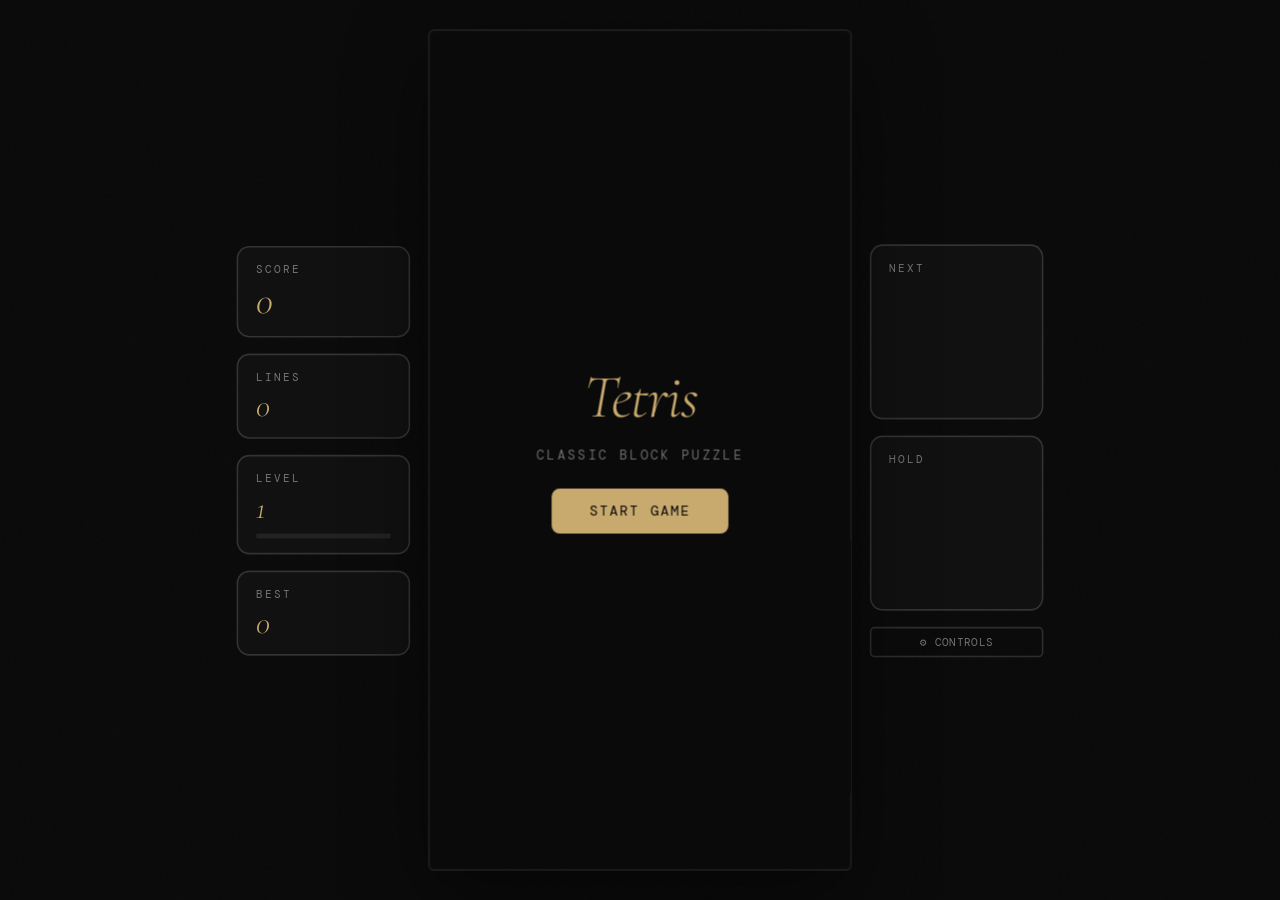
<file: tetris.html>
<html lang="en" data-theme="dark">
  <head>
    <meta charset="UTF-8" />
    <meta name="viewport" content="width=device-width, initial-scale=1.0" />
    <title>Tetris</title>
    <link
      href="https://fonts.googleapis.com/css2?family=DM+Mono:wght@300;400;500&family=Cormorant+Garamond:ital,wght@0,300;1,300&display=swap"
      rel="stylesheet"
    />
    <style>
      *,
      *::before,
      *::after {
        box-sizing: border-box;
        margin: 0;
        padding: 0;
      }

      [data-theme="dark"] {
        --bg: #0a0a0a;
        --surface: #111;
        --surface2: #181818;
        --border: rgba(255, 255, 255, 0.07);
        --border2: rgba(255, 255, 255, 0.14);
        --text: #f0ede8;
        --muted: rgba(240, 237, 232, 0.45);
        --accent: #c8a96e;
        --accent-dim: rgba(200, 169, 110, 0.12);
        --accent-border: rgba(200, 169, 110, 0.3);
        --accent-text: #0a0a0a;
        --danger: #e06060;
        --success: #6ec88a;
      }
      [data-theme="light"] {
        --bg: #f7f5f0;
        --surface: #fff;
        --surface2: #f0ede6;
        --border: rgba(0, 0, 0, 0.08);
        --border2: rgba(0, 0, 0, 0.16);
        --text: #1a1814;
        --muted: rgba(26, 24, 20, 0.45);
        --accent: #9e7a3f;
        --accent-dim: rgba(158, 122, 63, 0.1);
        --accent-border: rgba(158, 122, 63, 0.3);
        --accent-text: #fff;
        --danger: #c0392b;
        --success: #27704a;
      }

      html,
      body {
        width: 100%;
        height: 100%;
        overflow: hidden;
        background: var(--bg);
        color: var(--text);
        font-family: "DM Mono", monospace;
      }

      body::before {
        content: "";
        position: fixed;
        inset: 0;
        pointer-events: none;
        z-index: 0;
        background-image: url("data:image/svg+xml,%3Csvg viewBox='0 0 256 256' xmlns='http://www.w3.org/2000/svg'%3E%3Cfilter id='noise'%3E%3CfeTurbulence type='fractalNoise' baseFrequency='0.9' numOctaves='4' stitchTiles='stitch'/%3E%3C/filter%3E%3Crect width='100%25' height='100%25' filter='url(%23noise)' opacity='0.035'/%3E%3C/svg%3E");
        opacity: 0.5;
      }

      /* ── SCALE CONTAINER ── */
      /* The inner game is designed at a fixed 700×560 "design size".
         A JS scaler transforms it to always fit the viewport with no scroll. */
      #scaler-outer {
        position: fixed;
        inset: 0;
        z-index: 1;
        display: flex;
        align-items: center;
        justify-content: center;
        overflow: hidden;
      }
      #scaler-inner {
        /* fixed design resolution — JS will scale this to fit */
        width: 700px;
        height: 560px;
        transform-origin: center center;
        display: flex;
        align-items: center;
        justify-content: center;
        gap: 12px;
        flex-shrink: 0;
      }

      /* ── LEFT PANEL ── */
      .panel {
        display: flex;
        flex-direction: column;
        gap: 10px;
        width: 108px;
        flex-shrink: 0;
      }

      .stat-box {
        background: var(--surface);
        border: 1px solid var(--border2);
        border-radius: 8px;
        padding: 9px 11px;
      }
      .stat-label {
        font-size: 7px;
        letter-spacing: 0.22em;
        text-transform: uppercase;
        color: var(--muted);
        margin-bottom: 4px;
      }
      .stat-value {
        font-family: "Cormorant Garamond", Georgia, serif;
        font-size: 24px;
        font-weight: 300;
        font-style: italic;
        color: var(--accent);
        line-height: 1;
        letter-spacing: -0.02em;
      }
      .stat-value.sm {
        font-size: 20px;
      }

      .level-bar-wrap {
        background: var(--border);
        border-radius: 100px;
        height: 3px;
        margin-top: 6px;
        overflow: hidden;
      }
      .level-bar {
        height: 100%;
        background: var(--accent);
        border-radius: 100px;
        transition: width 0.3s ease;
        width: 0%;
      }

      /* ── BOARD ── */
      .board-wrap {
        position: relative;
        flex-shrink: 0;
      }

      canvas#board {
        display: block;
        border: 1px solid var(--border2);
        border-radius: 3px;
        background: var(--surface);
        box-shadow:
          0 0 0 1px var(--border),
          0 16px 48px rgba(0, 0, 0, 0.5),
          inset 0 1px 0 rgba(255, 255, 255, 0.03);
      }

      /* ── OVERLAYS ── */
      .overlay {
        position: absolute;
        inset: 0;
        display: flex;
        flex-direction: column;
        align-items: center;
        justify-content: center;
        gap: 12px;
        background: rgba(10, 10, 10, 0.88);
        backdrop-filter: blur(6px);
        border-radius: 3px;
        z-index: 10;
      }
      .overlay.hidden {
        display: none;
      }

      .ov-title {
        font-family: "Cormorant Garamond", Georgia, serif;
        font-size: 38px;
        font-weight: 300;
        font-style: italic;
        color: var(--accent);
        letter-spacing: -0.02em;
        line-height: 1;
      }
      .ov-sub {
        font-size: 8px;
        letter-spacing: 0.18em;
        text-transform: uppercase;
        color: var(--muted);
      }
      .ov-score {
        font-family: "Cormorant Garamond", Georgia, serif;
        font-size: 28px;
        font-weight: 300;
        font-style: italic;
        color: var(--text);
      }
      .btn-go {
        background: var(--accent);
        border: none;
        border-radius: 5px;
        padding: 8px 24px;
        font-family: "DM Mono", monospace;
        font-size: 9px;
        letter-spacing: 0.14em;
        text-transform: uppercase;
        color: var(--accent-text);
        cursor: pointer;
        transition:
          opacity 0.15s,
          transform 0.1s;
        margin-top: 4px;
      }
      .btn-go:hover {
        opacity: 0.88;
      }
      .btn-go:active {
        transform: scale(0.97);
      }

      /* ── RIGHT PANEL ── */
      .side-box {
        background: var(--surface);
        border: 1px solid var(--border2);
        border-radius: 8px;
        padding: 9px 11px;
      }
      .side-label {
        font-size: 7px;
        letter-spacing: 0.22em;
        text-transform: uppercase;
        color: var(--muted);
        margin-bottom: 8px;
      }
      canvas.mini {
        display: block;
        margin: 0 auto;
      }

      /* ── SETTINGS ── */
      .btn-sm {
        background: transparent;
        border: 1px solid var(--border2);
        border-radius: 3px;
        font-family: "DM Mono", monospace;
        font-size: 7px;
        letter-spacing: 0.08em;
        text-transform: uppercase;
        color: var(--muted);
        padding: 4px 8px;
        cursor: pointer;
        transition: all 0.15s;
        width: 100%;
        margin-top: 6px;
      }
      .btn-sm:hover {
        border-color: var(--accent-border);
        color: var(--accent);
      }
      .settings-row {
        display: flex;
        align-items: center;
        justify-content: space-between;
        gap: 8px;
      }
      .settings-label {
        font-size: 8px;
        letter-spacing: 0.08em;
        text-transform: uppercase;
        color: var(--muted);
        flex: 1;
      }
      .key-btn {
        background: var(--surface2);
        border: 1px solid var(--border2);
        border-radius: 4px;
        font-family: "DM Mono", monospace;
        font-size: 8px;
        color: var(--accent);
        padding: 4px 0;
        width: 60px;
        text-align: center;
        cursor: pointer;
        transition: all 0.15s;
        flex-shrink: 0;
      }
      .key-btn:hover {
        border-color: var(--accent-border);
      }
      .key-btn.listening {
        border-color: var(--accent);
        background: var(--accent-dim);
        color: var(--text);
        animation: kpulse 0.65s ease infinite alternate;
      }
      @keyframes kpulse {
        from {
          opacity: 1;
        }
        to {
          opacity: 0.3;
        }
      }
      .settings-note {
        font-size: 7px;
        color: var(--accent);
        text-align: center;
        letter-spacing: 0.06em;
        min-height: 14px;
        margin-top: 6px;
      }
    </style>
  </head>
  <body>
    <div id="scaler-outer">
      <div id="scaler-inner">
        <!-- LEFT -->
        <div class="panel">
          <div class="stat-box">
            <div class="stat-label">Score</div>
            <div class="stat-value" id="score-display">0</div>
          </div>
          <div class="stat-box">
            <div class="stat-label">Lines</div>
            <div class="stat-value sm" id="lines-display">0</div>
          </div>
          <div class="stat-box">
            <div class="stat-label">Level</div>
            <div class="stat-value sm" id="level-display">1</div>
            <div class="level-bar-wrap">
              <div class="level-bar" id="level-bar"></div>
            </div>
          </div>
          <div class="stat-box">
            <div class="stat-label">Best</div>
            <div class="stat-value sm" id="best-display">0</div>
          </div>
        </div>

        <!-- BOARD -->
        <div class="board-wrap">
          <canvas id="board"></canvas>
          <div class="overlay" id="ov-start">
            <div class="ov-title">Tetris</div>
            <div class="ov-sub">Classic Block Puzzle</div>
            <button class="btn-go" id="btn-start">Start Game</button>
          </div>
          <div class="overlay hidden" id="ov-pause">
            <div class="ov-title">Paused</div>
            <div class="ov-sub">Press P to resume</div>
            <button class="btn-go" id="btn-resume">Resume</button>
          </div>
          <div class="overlay hidden" id="ov-gameover">
            <div class="ov-title">Game Over</div>
            <div class="ov-sub">Final Score</div>
            <div class="ov-score" id="final-score">0</div>
            <button class="btn-go" id="btn-restart">Play Again</button>
          </div>
          <div class="overlay hidden" id="ov-settings">
            <div class="ov-title" style="font-size: 22px; margin-bottom: 2px">
              Controls
            </div>
            <div class="ov-sub" style="margin-bottom: 10px">
              Click a key to rebind · Esc to cancel
            </div>
            <div
              id="settings-list"
              style="
                width: 216px;
                display: flex;
                flex-direction: column;
                gap: 5px;
              "
            ></div>
            <div class="settings-note" id="settings-note"></div>
            <div style="display: flex; gap: 8px; margin-top: 12px">
              <button
                class="btn-go"
                id="btn-reset-keys"
                style="
                  background: transparent;
                  border: 1px solid var(--border2);
                  color: var(--muted);
                  font-size: 8px;
                  padding: 6px 14px;
                "
              >
                Reset
              </button>
              <button class="btn-go" id="btn-close-settings">Close</button>
            </div>
          </div>
        </div>

        <!-- RIGHT -->
        <div class="panel">
          <div class="side-box">
            <div class="side-label">Next</div>
            <canvas
              class="mini"
              id="next-canvas"
              width="84"
              height="72"
            ></canvas>
          </div>
          <div class="side-box">
            <div class="side-label">
              Hold
              <span
                id="hold-label-key"
                style="font-size: 6px; opacity: 0.6"
              ></span>
            </div>
            <canvas
              class="mini"
              id="hold-canvas"
              width="84"
              height="72"
            ></canvas>
          </div>
          <button
            class="btn-sm"
            id="btn-open-settings"
            style="margin-top: auto"
          >
            ⚙ Controls
          </button>
        </div>
      </div>
      <!-- /scaler-inner -->
    </div>
    <!-- /scaler-outer -->

    <script>
      (() => {
        "use strict";

        /* ── SCALER ── */
        const DESIGN_W = 700,
          DESIGN_H = 560;
        const inner = document.getElementById("scaler-inner");
        function applyScale() {
          const vw = window.innerWidth,
            vh = window.innerHeight;
          const scale = Math.min(vw / DESIGN_W, vh / DESIGN_H);
          inner.style.transform = `scale(${scale})`;
        }
        applyScale();
        window.addEventListener("resize", applyScale);

        /* ── CONSTANTS ── */
        const COLS = 10,
          ROWS = 20,
          CELL = 26;
        const W = COLS * CELL,
          H = ROWS * CELL;

        const COLORS = {
          I: "#5BA4CF",
          O: "#c8a96e",
          T: "#9b72c8",
          S: "#6ec88a",
          Z: "#e06060",
          J: "#cf7a5b",
          L: "#5bc8c0",
        };

        const PIECES = {
          I: [
            [
              [0, 0, 0, 0],
              [1, 1, 1, 1],
              [0, 0, 0, 0],
              [0, 0, 0, 0],
            ],
            [
              [0, 0, 1, 0],
              [0, 0, 1, 0],
              [0, 0, 1, 0],
              [0, 0, 1, 0],
            ],
            [
              [0, 0, 0, 0],
              [0, 0, 0, 0],
              [1, 1, 1, 1],
              [0, 0, 0, 0],
            ],
            [
              [0, 1, 0, 0],
              [0, 1, 0, 0],
              [0, 1, 0, 0],
              [0, 1, 0, 0],
            ],
          ],
          O: [
            [
              [0, 1, 1, 0],
              [0, 1, 1, 0],
              [0, 0, 0, 0],
            ],
            [
              [0, 1, 1, 0],
              [0, 1, 1, 0],
              [0, 0, 0, 0],
            ],
            [
              [0, 1, 1, 0],
              [0, 1, 1, 0],
              [0, 0, 0, 0],
            ],
            [
              [0, 1, 1, 0],
              [0, 1, 1, 0],
              [0, 0, 0, 0],
            ],
          ],
          T: [
            [
              [0, 1, 0],
              [1, 1, 1],
              [0, 0, 0],
            ],
            [
              [0, 1, 0],
              [0, 1, 1],
              [0, 1, 0],
            ],
            [
              [0, 0, 0],
              [1, 1, 1],
              [0, 1, 0],
            ],
            [
              [0, 1, 0],
              [1, 1, 0],
              [0, 1, 0],
            ],
          ],
          S: [
            [
              [0, 1, 1],
              [1, 1, 0],
              [0, 0, 0],
            ],
            [
              [0, 1, 0],
              [0, 1, 1],
              [0, 0, 1],
            ],
            [
              [0, 0, 0],
              [0, 1, 1],
              [1, 1, 0],
            ],
            [
              [1, 0, 0],
              [1, 1, 0],
              [0, 1, 0],
            ],
          ],
          Z: [
            [
              [1, 1, 0],
              [0, 1, 1],
              [0, 0, 0],
            ],
            [
              [0, 0, 1],
              [0, 1, 1],
              [0, 1, 0],
            ],
            [
              [0, 0, 0],
              [1, 1, 0],
              [0, 1, 1],
            ],
            [
              [0, 1, 0],
              [1, 1, 0],
              [1, 0, 0],
            ],
          ],
          J: [
            [
              [1, 0, 0],
              [1, 1, 1],
              [0, 0, 0],
            ],
            [
              [0, 1, 1],
              [0, 1, 0],
              [0, 1, 0],
            ],
            [
              [0, 0, 0],
              [1, 1, 1],
              [0, 0, 1],
            ],
            [
              [0, 1, 0],
              [0, 1, 0],
              [1, 1, 0],
            ],
          ],
          L: [
            [
              [0, 0, 1],
              [1, 1, 1],
              [0, 0, 0],
            ],
            [
              [0, 1, 0],
              [0, 1, 0],
              [0, 1, 1],
            ],
            [
              [0, 0, 0],
              [1, 1, 1],
              [1, 0, 0],
            ],
            [
              [1, 1, 0],
              [0, 1, 0],
              [0, 1, 0],
            ],
          ],
        };
        const PTYPES = Object.keys(PIECES);
        const LINE_SCORES = [0, 100, 300, 500, 800];

        /* ── KEY CONFIG ── */
        const DEFAULT_KEYS = {
          left: "ArrowLeft",
          right: "ArrowRight",
          softDrop: "ArrowDown",
          hardDrop: " ",
          rotLeft: "q",
          rotRight: "e",
          hold: "x",
          pause: "p",
        };
        const KEY_LABELS = {
          left: "Move Left",
          right: "Move Right",
          softDrop: "Soft Drop",
          hardDrop: "Hard Drop",
          rotLeft: "Rotate ↺",
          rotRight: "Rotate ↻",
          hold: "Hold",
          pause: "Pause",
        };
        let keys = Object.assign({}, DEFAULT_KEYS);
        try {
          const saved = JSON.parse(localStorage.getItem("tetris_keys") || "{}");
          Object.keys(DEFAULT_KEYS).forEach((k) => {
            if (saved[k]) keys[k] = saved[k];
          });
        } catch (_) {}

        function saveKeys() {
          localStorage.setItem("tetris_keys", JSON.stringify(keys));
        }
        function displayKey(k) {
          if (!k) return "—";
          const m = {
            " ": "SPC",
            ArrowLeft: "←",
            ArrowRight: "→",
            ArrowUp: "↑",
            ArrowDown: "↓",
            Escape: "ESC",
            Enter: "ENT",
            Backspace: "BSP",
          };
          return m[k] || k.toUpperCase();
        }
        function matchKey(pressed, binding) {
          if (!binding) return false;
          if (pressed === binding) return true;
          if (pressed.length === 1 && binding.length === 1)
            return pressed.toLowerCase() === binding.toLowerCase();
          return false;
        }

        /* ── CANVAS ── */
        const canvas = document.getElementById("board");
        canvas.width = W;
        canvas.height = H;
        const ctx = canvas.getContext("2d");
        const nextCtx = document.getElementById("next-canvas").getContext("2d");
        const holdCtx = document.getElementById("hold-canvas").getContext("2d");

        /* ── STATE ── */
        let board, current, next, held, canHold;
        let score, lines, level, best, dropInterval;
        let gameRunning = false,
          gamePaused = false;
        let dropTimer = null,
          flashing = false;
        let bag = [];

        best = parseInt(localStorage.getItem("tetris_best") || "0");
        document.getElementById("best-display").textContent = best;

        /* ── BAG ── */
        function nextBag() {
          if (!bag.length) {
            bag = [...PTYPES];
            for (let i = bag.length - 1; i > 0; i--) {
              const j = Math.floor(Math.random() * (i + 1));
              [bag[i], bag[j]] = [bag[j], bag[i]];
            }
          }
          return bag.pop();
        }

        function makePiece(t) {
          return { type: t, shape: PIECES[t], rot: 0, x: 3, y: 0 };
        }

        function spawnNext() {
          current = next || makePiece(nextBag());
          current.x = Math.floor((COLS - current.shape[0].length) / 2);
          current.y = 0;
          next = makePiece(nextBag());
          canHold = true;
          if (collides(current, 0, 0)) endGame();
        }

        function initBoard() {
          board = Array.from({ length: ROWS }, () => Array(COLS).fill(null));
        }

        /* ── COLLISION ── */
        function collides(p, dx, dy, rot) {
          const r = rot !== undefined ? rot : p.rot;
          const s = p.shape[r];
          for (let row = 0; row < s.length; row++)
            for (let col = 0; col < s[row].length; col++) {
              if (!s[row][col]) continue;
              const nx = p.x + col + dx,
                ny = p.y + row + dy;
              if (nx < 0 || nx >= COLS || ny >= ROWS) return true;
              if (ny >= 0 && board[ny][nx]) return true;
            }
          return false;
        }

        /* ── SRS WALL KICKS ── */
        const KICKS_DEF = {
          "0>1": [
            [0, 0],
            [-1, 0],
            [-1, -1],
            [0, 2],
            [-1, 2],
          ],
          "1>0": [
            [0, 0],
            [1, 0],
            [1, 1],
            [0, -2],
            [1, -2],
          ],
          "1>2": [
            [0, 0],
            [1, 0],
            [1, 1],
            [0, -2],
            [1, -2],
          ],
          "2>1": [
            [0, 0],
            [-1, 0],
            [-1, -1],
            [0, 2],
            [-1, 2],
          ],
          "2>3": [
            [0, 0],
            [1, 0],
            [1, -1],
            [0, 2],
            [1, 2],
          ],
          "3>2": [
            [0, 0],
            [-1, 0],
            [-1, 1],
            [0, -2],
            [-1, -2],
          ],
          "3>0": [
            [0, 0],
            [-1, 0],
            [-1, 1],
            [0, -2],
            [-1, -2],
          ],
          "0>3": [
            [0, 0],
            [1, 0],
            [1, -1],
            [0, 2],
            [1, 2],
          ],
        };
        const KICKS_I = {
          "0>1": [
            [0, 0],
            [-2, 0],
            [1, 0],
            [-2, 1],
            [1, -2],
          ],
          "1>0": [
            [0, 0],
            [2, 0],
            [-1, 0],
            [2, -1],
            [-1, 2],
          ],
          "1>2": [
            [0, 0],
            [-1, 0],
            [2, 0],
            [-1, -2],
            [2, 1],
          ],
          "2>1": [
            [0, 0],
            [1, 0],
            [-2, 0],
            [1, 2],
            [-2, -1],
          ],
          "2>3": [
            [0, 0],
            [2, 0],
            [-1, 0],
            [2, -1],
            [-1, 2],
          ],
          "3>2": [
            [0, 0],
            [-2, 0],
            [1, 0],
            [-2, 1],
            [1, -2],
          ],
          "3>0": [
            [0, 0],
            [1, 0],
            [-2, 0],
            [1, 2],
            [-2, -1],
          ],
          "0>3": [
            [0, 0],
            [-1, 0],
            [2, 0],
            [-1, -2],
            [2, 1],
          ],
        };

        function tryRotate(dir) {
          const from = current.rot,
            to = (from + dir + 4) % 4;
          const key = `${from}>${to}`;
          const kicks = (current.type === "I" ? KICKS_I : KICKS_DEF)[key] || [
            [0, 0],
          ];
          for (const [kx, ky] of kicks) {
            if (!collides(current, kx, ky, to)) {
              current.rot = to;
              current.x += kx;
              current.y += ky;
              return;
            }
          }
        }

        /* ── MOVEMENT ── */
        function moveL() {
          if (!collides(current, -1, 0)) current.x--;
        }
        function moveR() {
          if (!collides(current, 1, 0)) current.x++;
        }
        function softDrop() {
          if (!collides(current, 0, 1)) {
            current.y++;
            score += 1;
            updateUI();
          } else lock();
        }
        function hardDrop() {
          let d = 0;
          while (!collides(current, 0, 1)) {
            current.y++;
            d++;
          }
          score += d * 2;
          updateUI();
          lock();
        }
        function doHold() {
          if (!canHold) return;
          canHold = false;
          if (held) {
            const t = held;
            held = makePiece(current.type);
            current = makePiece(t.type);
            current.x = Math.floor((COLS - current.shape[0].length) / 2);
            current.y = 0;
          } else {
            held = makePiece(current.type);
            spawnNext();
          }
          drawMini(holdCtx, held, 84, 72);
        }

        /* ── LOCK & CLEAR ── */
        function lock() {
          const s = current.shape[current.rot];
          for (let r = 0; r < s.length; r++)
            for (let c = 0; c < s[r].length; c++) {
              if (!s[r][c]) continue;
              const nx = current.x + c,
                ny = current.y + r;
              if (ny < 0) {
                endGame();
                return;
              }
              board[ny][nx] = current.type;
            }
          clearLines();
          spawnNext();
        }

        function clearLines() {
          const cleared = [];
          for (let r = ROWS - 1; r >= 0; r--)
            if (board[r].every((c) => c !== null)) cleared.push(r);
          if (!cleared.length) return;
          flashing = true;
          let cnt = 0;
          const iv = setInterval(() => {
            cnt++;
            cleared.forEach((row) => {
              for (let c = 0; c < COLS; c++) {
                ctx.fillStyle =
                  cnt % 2 === 0
                    ? "rgba(255,255,255,0.9)"
                    : COLORS[board[row][c]] || "#fff";
                ctx.fillRect(c * CELL + 1, row * CELL + 1, CELL - 2, CELL - 2);
              }
            });
            if (cnt >= 6) {
              clearInterval(iv);
              flashing = false;
              const clearedSet = new Set(cleared);
              const kept = board.filter((_, r) => !clearedSet.has(r));
              board.splice(
                0, ROWS,
                ...Array.from({ length: cleared.length }, () => Array(COLS).fill(null)),
                ...kept,
              );
              lines += cleared.length;
              score += LINE_SCORES[cleared.length] * level;
              level = Math.floor(lines / 10) + 1;
              dropInterval = Math.max(80, 800 - (level - 1) * 70);
              resetDrop();
              updateUI();
              draw();
            }
          }, 40);
        }

        /* ── GHOST ── */
        function ghostY() {
          let g = current.y;
          while (!collides(current, 0, g - current.y + 1)) g++;
          return g;
        }

        /* ── DRAW ── */
        function drawCell(c2, col, row, type, alpha, cs) {
          cs = cs || CELL;
          const color = COLORS[type];
          c2.save();
          c2.globalAlpha = alpha !== undefined ? alpha : 1;
          c2.fillStyle = color;
          c2.beginPath();
          c2.roundRect(col * cs + 1, row * cs + 1, cs - 2, cs - 2, 2);
          c2.fill();
          c2.fillStyle = "rgba(255,255,255,0.2)";
          c2.beginPath();
          c2.roundRect(col * cs + 1, row * cs + 1, cs - 2, 3, [2, 2, 0, 0]);
          c2.fill();
          c2.fillStyle = "rgba(0,0,0,0.25)";
          c2.beginPath();
          c2.roundRect(
            col * cs + 1,
            row * cs + cs - 4,
            cs - 2,
            3,
            [0, 0, 2, 2],
          );
          c2.fill();
          c2.restore();
        }

        function draw() {
          if (flashing) return;
          ctx.clearRect(0, 0, W, H);
          // grid
          ctx.strokeStyle = "rgba(255,255,255,0.025)";
          ctx.lineWidth = 1;
          for (let c = 0; c <= COLS; c++) {
            ctx.beginPath();
            ctx.moveTo(c * CELL, 0);
            ctx.lineTo(c * CELL, H);
            ctx.stroke();
          }
          for (let r = 0; r <= ROWS; r++) {
            ctx.beginPath();
            ctx.moveTo(0, r * CELL);
            ctx.lineTo(W, r * CELL);
            ctx.stroke();
          }
          // board
          for (let r = 0; r < ROWS; r++)
            for (let c = 0; c < COLS; c++)
              if (board[r][c]) drawCell(ctx, c, r, board[r][c]);
          if (!current) return;
          // ghost
          const gy = ghostY(),
            gs = current.shape[current.rot];
          for (let r = 0; r < gs.length; r++)
            for (let c = 0; c < gs[r].length; c++) {
              if (!gs[r][c]) continue;
              const nx = current.x + c,
                ny = gy + r;
              if (ny < 0 || ny >= ROWS) continue;
              ctx.save();
              ctx.globalAlpha = 0.16;
              ctx.fillStyle = COLORS[current.type];
              ctx.beginPath();
              ctx.roundRect(
                nx * CELL + 1,
                ny * CELL + 1,
                CELL - 2,
                CELL - 2,
                2,
              );
              ctx.fill();
              ctx.strokeStyle = COLORS[current.type];
              ctx.lineWidth = 1;
              ctx.stroke();
              ctx.restore();
            }
          // piece
          const s = current.shape[current.rot];
          for (let r = 0; r < s.length; r++)
            for (let c = 0; c < s[r].length; c++) {
              if (!s[r][c]) continue;
              drawCell(ctx, current.x + c, current.y + r, current.type);
            }
        }

        function drawMini(c2, piece, cw, ch) {
          const cs = 17;
          c2.clearRect(0, 0, cw, ch);
          if (!piece) return;
          const s = piece.shape[0],
            rows = s.length,
            cols = s[0].length;
          const ox = Math.floor((cw / cs - cols) / 2),
            oy = Math.floor((ch / cs - rows) / 2);
          for (let r = 0; r < rows; r++)
            for (let c = 0; c < cols; c++)
              if (s[r][c]) drawCell(c2, ox + c, oy + r, piece.type, 1, cs);
        }

        /* ── DROP TIMER ── */
        function resetDrop() {
          clearInterval(dropTimer);
          dropTimer = setInterval(() => {
            if (!gameRunning || gamePaused || !current) return;
            if (!collides(current, 0, 1)) current.y++;
            else lock();
            draw();
            drawMini(nextCtx, next, 84, 72);
          }, dropInterval);
        }

        /* ── UI ── */
        function updateUI() {
          document.getElementById("score-display").textContent =
            score.toLocaleString();
          document.getElementById("lines-display").textContent = lines;
          document.getElementById("level-display").textContent = level;
          if (score > best) {
            best = score;
            localStorage.setItem("tetris_best", best);
          }
          document.getElementById("best-display").textContent =
            best.toLocaleString();
          document.getElementById("level-bar").style.width =
            ((lines % 10) / 10) * 100 + "%";
        }

        function showOv(id) {
          ["ov-start", "ov-pause", "ov-gameover"].forEach((x) =>
            document.getElementById(x).classList.add("hidden"),
          );
          if (id) document.getElementById(id).classList.remove("hidden");
        }

        /* ── GAME FLOW ── */
        function startGame() {
          initBoard();
          score = 0;
          lines = 0;
          level = 1;
          held = null;
          canHold = true;
          dropInterval = 800;
          bag = [];
          flashing = false;
          next = makePiece(nextBag());
          spawnNext();
          gameRunning = true;
          gamePaused = false;
          showOv(null);
          updateUI();
          resetDrop();
          requestAnimationFrame(loop);
        }

        function endGame() {
          gameRunning = false;
          clearInterval(dropTimer);
          document.getElementById("final-score").textContent =
            score.toLocaleString();
          showOv("ov-gameover");
        }

        function togglePause() {
          if (!gameRunning) return;
          gamePaused = !gamePaused;
          showOv(gamePaused ? "ov-pause" : null);
        }

        function loop() {
          if (!gameRunning) return;
          draw();
          drawMini(nextCtx, next, 84, 72);
          drawMini(holdCtx, held, 84, 72);
          requestAnimationFrame(loop);
        }

        /* ── KEYBOARD ── */
        let dasTimer = null,
          dasActive = false;
        const DAS = 170,
          ARR = 50;

        function startDAS(fn) {
          if (dasActive) return;
          dasActive = true;
          fn();
          dasTimer = setTimeout(() => {
            dasTimer = setInterval(fn, ARR);
          }, DAS);
        }
        function stopDAS() {
          dasActive = false;
          clearTimeout(dasTimer);
          clearInterval(dasTimer);
        }

        document.addEventListener("keydown", (e) => {
          // Settings rebinding mode
          if (listeningFor) {
            e.preventDefault();
            if (e.key === "Escape") {
              stopListening();
              return;
            }
            const MODS = ["Control", "Shift", "Alt", "Meta", "CapsLock", "Tab"];
            if (MODS.includes(e.key)) return;
            // clear any duplicate binding
            for (const act in keys)
              if (act !== listeningFor && matchKey(e.key, keys[act]))
                keys[act] = "";
            keys[listeningFor] = e.key;
            saveKeys();
            stopListening();
            return;
          }
          // Settings open but not listening — eat all keys except Escape
          if (settingsOpen) {
            if (e.key === "Escape") closeSettings();
            e.preventDefault();
            return;
          }
          const k = e.key;
          if (matchKey(k, keys.pause)) {
            togglePause();
            return;
          }
          if (gamePaused || !gameRunning) return;

          if (matchKey(k, keys.left)) {
            e.preventDefault();
            startDAS(() => {
              moveL();
              draw();
            });
          } else if (matchKey(k, keys.right)) {
            e.preventDefault();
            startDAS(() => {
              moveR();
              draw();
            });
          } else if (matchKey(k, keys.softDrop)) {
            e.preventDefault();
            softDrop();
            draw();
          } else if (matchKey(k, keys.hardDrop)) {
            e.preventDefault();
            hardDrop();
            draw();
          } else if (matchKey(k, keys.rotLeft)) {
            e.preventDefault();
            tryRotate(-1);
            draw();
          } else if (matchKey(k, keys.rotRight) || k === "ArrowUp") {
            e.preventDefault();
            tryRotate(1);
            draw();
          } else if (matchKey(k, keys.hold)) {
            doHold();
            draw();
            drawMini(nextCtx, next, 84, 72);
          }
        });

        document.addEventListener("keyup", (e) => {
          if (matchKey(e.key, keys.left) || matchKey(e.key, keys.right))
            stopDAS();
        });

        /* ── TOUCH CONTROLS ── */
        (function () {
          let tx0 = 0, ty0 = 0, tMoved = false;
          const SWIPE = 28;

          canvas.addEventListener("touchstart", (e) => {
            e.preventDefault();
            tx0 = e.touches[0].clientX;
            ty0 = e.touches[0].clientY;
            tMoved = false;
          }, { passive: false });

          canvas.addEventListener("touchmove", (e) => {
            e.preventDefault();
            if (!gameRunning || gamePaused) return;
            const dx = e.touches[0].clientX - tx0;
            const dy = e.touches[0].clientY - ty0;
            if (!tMoved && Math.abs(dx) > SWIPE) {
              tMoved = true;
              if (dx < 0) { moveL(); } else { moveR(); }
              tx0 = e.touches[0].clientX;
              draw();
            }
            if (!tMoved && dy > SWIPE) {
              tMoved = true;
              hardDrop();
              draw();
            }
          }, { passive: false });

          canvas.addEventListener("touchend", (e) => {
            e.preventDefault();
            if (!gameRunning || gamePaused) return;
            const dx = e.changedTouches[0].clientX - tx0;
            const dy = e.changedTouches[0].clientY - ty0;
            if (!tMoved) {
              if (dy < -SWIPE) {
                doHold(); draw(); drawMini(nextCtx, next, 84, 72);
              } else {
                tryRotate(1); draw();
              }
            }
          }, { passive: false });
        })();

        /* ── SETTINGS ── */
        let listeningFor = null;
        let settingsOpen = false;
        let settingsPrevOv = null;

        const ACTION_LABELS = {
          left: "Move Left",
          right: "Move Right",
          softDrop: "Soft Drop",
          hardDrop: "Hard Drop",
          rotLeft: "Rotate Left",
          rotRight: "Rotate Right",
          hold: "Hold",
          pause: "Pause",
        };

        function renderSettingsList() {
          const list = document.getElementById("settings-list");
          list.innerHTML = Object.keys(ACTION_LABELS)
            .map((act) => {
              const isListening = listeningFor === act;
              return `<div class="settings-row">
              <span class="settings-label">${ACTION_LABELS[act]}</span>
              <button class="key-btn${isListening ? " listening" : ""}" data-act="${act}">${isListening ? "…" : displayKey(keys[act]) || "—"}</button>
            </div>`;
            })
            .join("");
          list.querySelectorAll(".key-btn").forEach((btn) => {
            btn.addEventListener("click", () =>
              startListening(btn.dataset.act),
            );
          });
        }

        function startListening(action) {
          listeningFor = action;
          document.getElementById("settings-note").textContent = "";
          renderSettingsList();
        }

        function stopListening() {
          listeningFor = null;
          renderSettingsList();
        }

        function openSettings() {
          settingsOpen = true;
          const overlays = ["ov-start", "ov-pause", "ov-gameover"];
          settingsPrevOv =
            overlays.find(
              (id) => !document.getElementById(id).classList.contains("hidden"),
            ) || null;
          if (settingsPrevOv)
            document.getElementById(settingsPrevOv).classList.add("hidden");
          if (!gamePaused && gameRunning) togglePause();
          listeningFor = null;
          renderSettingsList();
          document.getElementById("settings-note").textContent = "";
          document.getElementById("ov-settings").classList.remove("hidden");
        }

        function closeSettings() {
          listeningFor = null;
          document.getElementById("ov-settings").classList.add("hidden");
          if (settingsPrevOv)
            document.getElementById(settingsPrevOv).classList.remove("hidden");
          settingsPrevOv = null;
          settingsOpen = false;
        }

        /* ── BUTTONS ── */
        document
          .getElementById("btn-open-settings")
          .addEventListener("click", openSettings);
        document
          .getElementById("btn-start")
          .addEventListener("click", startGame);
        document
          .getElementById("btn-resume")
          .addEventListener("click", togglePause);
        document
          .getElementById("btn-restart")
          .addEventListener("click", startGame);
        document
          .getElementById("btn-reset-keys")
          .addEventListener("click", () => {
            keys = Object.assign({}, DEFAULT_KEYS);
            saveKeys();
            listeningFor = null;
            renderSettingsList();
            document.getElementById("settings-note").textContent =
              "Keys reset to defaults.";
          });
        document
          .getElementById("btn-close-settings")
          .addEventListener("click", closeSettings);

        /* ── THEME SYNC ── */
        try {
          const t =
            window.parent.document.documentElement.getAttribute("data-theme");
          if (t) document.documentElement.setAttribute("data-theme", t);
        } catch (e) {}

        /* ── INIT ── */
        initBoard();
        draw();
        updateUI();
      })();
    </script>
  </body>
</html>
</file>
<file: styles.css>
*,
*::before,
*::after {
  box-sizing: border-box;
  margin: 0;
  padding: 0;
}

/* ── DARK THEME ── */
[data-theme="dark"] {
  --bg: #0a0a0a;
  --surface: #111111;
  --surface2: #181818;
  --border: rgba(255, 255, 255, 0.08);
  --border2: rgba(255, 255, 255, 0.15);
  --text: #f0ede8;
  --muted: rgba(240, 237, 232, 0.45);
  --accent: #c8a96e;
  --accent-dim: rgba(200, 169, 110, 0.12);
  --accent-border: rgba(200, 169, 110, 0.3);
  --accent-text: #0a0a0a;
  --danger: #e06060;
  --success: #6ec88a;
  --toggle-bg: #222;
  --input-bg: #111111;
  --result-final-bg: #181818;
  --result-final-border: rgba(200, 169, 110, 0.25);
}

/* ── LIGHT THEME ── */
[data-theme="light"] {
  --bg: #f7f5f0;
  --surface: #ffffff;
  --surface2: #f0ede6;
  --border: rgba(0, 0, 0, 0.08);
  --border2: rgba(0, 0, 0, 0.16);
  --text: #1a1814;
  --muted: rgba(26, 24, 20, 0.45);
  --accent: #9e7a3f;
  --accent-dim: rgba(158, 122, 63, 0.1);
  --accent-border: rgba(158, 122, 63, 0.3);
  --accent-text: #ffffff;
  --danger: #c0392b;
  --success: #27704a;
  --toggle-bg: #e8e4dc;
  --input-bg: #ffffff;
  --result-final-bg: #fdf9f2;
  --result-final-border: rgba(158, 122, 63, 0.25);
}

html {
  font-size: 16px;
}
body {
  background: var(--bg);
  color: var(--text);
  font-family: "Nunito", sans-serif;
  min-height: 100vh;
  overflow-x: hidden;
  transition:
    background 0.3s ease,
    color 0.3s ease;
}

/* grain overlay */
body::before {
  content: "";
  position: fixed;
  inset: 0;
  pointer-events: none;
  z-index: 0;
  background-image: url("data:image/svg+xml,%3Csvg viewBox='0 0 256 256' xmlns='http://www.w3.org/2000/svg'%3E%3Cfilter id='noise'%3E%3CfeTurbulence type='fractalNoise' baseFrequency='0.9' numOctaves='4' stitchTiles='stitch'/%3E%3C/filter%3E%3Crect width='100%25' height='100%25' filter='url(%23noise)' opacity='0.035'/%3E%3C/svg%3E");
  opacity: 0.5;
}

.app {
  max-width: 680px;
  margin: 0 auto;
  padding: 48px 24px 80px;
  position: relative;
  z-index: 1;
}

/* ── THEME TOGGLE ── */
.theme-toggle {
  position: fixed;
  top: 20px;
  right: 20px;
  z-index: 100;
  background: var(--surface);
  border: 1px solid var(--border2);
  border-radius: 100px;
  padding: 8px 14px;
  display: flex;
  align-items: center;
  gap: 8px;
  cursor: pointer;
  font-family: "Nunito", sans-serif;
  font-weight: 700;
  font-size: 10px;
  letter-spacing: 0.04em;
  color: var(--muted);
  transition: all 0.2s ease;
  user-select: none;
}
.theme-toggle:hover {
  border-color: var(--accent-border);
  color: var(--accent);
}
.theme-toggle-icon {
  font-size: 13px;
}

/* ── HEADER ── */
.header {
  text-align: center;
  margin-bottom: 56px;
}
.header-eyebrow {
  font-family: "Nunito", sans-serif;
  font-weight: 700;
  font-size: 10px;
  letter-spacing: 0.08em;
  color: var(--accent);
  text-transform: uppercase;
  margin-bottom: 16px;
}
.header-title {
  font-family: "Nunito", sans-serif;
  font-size: 52px;
  font-weight: 800;
  font-style: italic;
  line-height: 1.05;
  color: var(--text);
  letter-spacing: -0.02em;
}
.header-subtitle {
  margin-top: 12px;
  font-size: 13px;
  color: var(--muted);
  font-weight: 300;
  letter-spacing: 0.02em;
}

/* ── PROGRESS ── */
.progress-bar {
  display: flex;
  align-items: center;
  margin-bottom: 12px;
  position: relative;
}
.progress-bar::before {
  content: "";
  position: absolute;
  top: 50%;
  left: 0;
  right: 0;
  height: 1px;
  background: var(--border);
  transform: translateY(-50%);
  z-index: 0;
}
.step-dot {
  width: 30px;
  height: 30px;
  border-radius: 50%;
  border: 1px solid var(--border2);
  background: var(--surface);
  display: flex;
  align-items: center;
  justify-content: center;
  font-family: "Nunito", sans-serif;
  font-weight: 700;
  font-size: 10px;
  color: var(--muted);
  position: relative;
  z-index: 1;
  flex-shrink: 0;
  transition: all 0.3s ease;
  cursor: default;
}
.step-dot.clickable {
  cursor: pointer;
}
.step-dot.clickable:hover {
  border-color: var(--accent-border);
  color: var(--accent);
}
.step-dot.active {
  border-color: var(--accent);
  color: var(--accent);
  box-shadow: 0 0 0 4px var(--accent-dim);
}
.step-dot.done {
  border-color: var(--accent);
  background: var(--accent);
  color: var(--accent-text);
  cursor: pointer;
}
.step-line {
  flex: 1;
  height: 1px;
  background: var(--border);
  position: relative;
  z-index: 0;
  transition: background 0.3s ease;
}
.step-line.done {
  background: var(--accent-border);
}
.step-labels {
  display: flex;
  justify-content: space-between;
  margin-bottom: 36px;
}
.step-label {
  font-family: "Nunito", sans-serif;
  font-weight: 700;
  font-size: 9px;
  letter-spacing: 0.04em;
  color: var(--muted);
  text-transform: uppercase;
  text-align: center;
  flex: 1;
  transition: color 0.3s ease;
  cursor: default;
}
.step-label.clickable {
  cursor: pointer;
}
.step-label.clickable:hover {
  color: var(--accent);
}
.step-label.active {
  color: var(--accent);
}
.step-label:first-child {
  text-align: left;
}
.step-label:last-child {
  text-align: right;
}

/* ── STEPS ── */
.step {
  display: none;
  animation: fadeUp 0.35s ease;
}
.step.active {
  display: block;
}
@keyframes fadeUp {
  from {
    opacity: 0;
    transform: translateY(12px);
  }
  to {
    opacity: 1;
    transform: translateY(0);
  }
}

.step-title {
  font-family: "Nunito", sans-serif;
  font-size: 32px;
  font-weight: 700;
  color: var(--text);
  margin-bottom: 6px;
  line-height: 1.2;
}
.step-hint {
  font-size: 12px;
  color: var(--muted);
  margin-bottom: 32px;
  font-weight: 300;
}

/* ── ROLE CARDS ── */
.option-grid {
  display: grid;
  grid-template-columns: repeat(3, 1fr);
  gap: 12px;
  margin-bottom: 32px;
}
.option-card {
  padding: 22px 16px;
  border: 1px solid var(--border);
  border-radius: 12px;
  background: var(--surface);
  cursor: pointer;
  text-align: center;
  transition: all 0.2s ease;
  position: relative;
  overflow: hidden;
}
.option-card::before {
  content: "";
  position: absolute;
  inset: 0;
  background: var(--accent-dim);
  opacity: 0;
  transition: opacity 0.2s ease;
}
.option-card:hover {
  border-color: var(--border2);
}
.option-card:hover::before {
  opacity: 0.6;
}
.option-card.selected {
  border-color: var(--accent);
  background: var(--surface2);
}
.option-card.selected::before {
  opacity: 1;
}
.option-badge {
  font-family: "Nunito", sans-serif;
  font-size: 20px;
  font-weight: 800;
  color: var(--accent);
  display: block;
  margin-bottom: 8px;
  position: relative;
}
.option-label {
  font-size: 11px;
  color: var(--muted);
  letter-spacing: 0.08em;
  position: relative;
}
.option-sublabel {
  font-size: 10px;
  color: var(--muted);
  opacity: 0.55;
  margin-top: 4px;
  font-family: "Nunito", sans-serif;
  position: relative;
}

/* ── FIELDS ── */
.field-group {
  margin-bottom: 24px;
}
.field-label {
  font-family: "Nunito", sans-serif;
  font-weight: 700;
  font-size: 10px;
  letter-spacing: 0.05em;
  color: var(--muted);
  text-transform: uppercase;
  display: block;
  margin-bottom: 10px;
}
.field-row {
  display: flex;
  gap: 12px;
  align-items: center;
}

input[type="number"],
select {
  background: var(--input-bg);
  border: 1px solid var(--border2);
  border-radius: 6px;
  color: var(--text);
  font-family: "Nunito", sans-serif;
  font-size: 14px;
  padding: 10px 14px;
  width: 100%;
  outline: none;
  transition:
    border-color 0.2s ease,
    background 0.3s ease;
  -moz-appearance: textfield;
}
input[type="number"]::-webkit-outer-spin-button,
input[type="number"]::-webkit-inner-spin-button {
  -webkit-appearance: none;
}
input[type="number"]:focus,
select:focus {
  border-color: var(--accent);
}
input[type="number"]::placeholder {
  color: var(--muted);
  opacity: 0.7;
}

select {
  -webkit-appearance: none;
  appearance: none;
  background-image: url("data:image/svg+xml,%3Csvg xmlns='http://www.w3.org/2000/svg' width='12' height='8' viewBox='0 0 12 8'%3E%3Cpath d='M1 1l5 5 5-5' stroke='%23c8a96e' stroke-width='1.5' fill='none' stroke-linecap='round'/%3E%3C/svg%3E");
  background-repeat: no-repeat;
  background-position: right 14px center;
  cursor: pointer;
}
select option {
  background: var(--surface);
}

/* ── TIER QUICK-SELECT ── */
.tier-btns {
  display: grid;
  grid-template-columns: repeat(3, 1fr);
  gap: 10px;
  margin-bottom: 4px;
}
.tier-btn {
  padding: 14px 10px;
  border: 1px solid var(--border);
  border-radius: 8px;
  background: var(--surface);
  cursor: pointer;
  text-align: center;
  display: flex;
  flex-direction: column;
  gap: 5px;
  transition: all 0.2s ease;
  user-select: none;
}
.tier-btn:hover {
  border-color: var(--border2);
  background: var(--surface2);
}
.tier-btn.active {
  border-color: var(--accent);
  background: var(--accent-dim);
}
.tier-btn-name {
  font-family: "Nunito", sans-serif;
  font-weight: 700;
  font-size: 13px;
  color: var(--text);
  transition: color 0.2s ease;
}
.tier-btn.active .tier-btn-name {
  color: var(--accent);
}
.tier-btn-range {
  font-family: "Nunito", sans-serif;
  font-weight: 600;
  font-size: 10px;
  color: var(--muted);
}

/* ── MONTH GRID ── */
.month-selector {
  display: grid;
  grid-template-columns: repeat(4, 1fr);
  gap: 10px;
  margin-bottom: 28px;
}
.month-btn {
  padding: 16px 6px;
  border: 1px solid var(--border);
  border-radius: 8px;
  background: var(--surface);
  color: var(--muted);
  font-family: "Nunito", sans-serif;
  font-weight: 700;
  font-size: 11px;
  letter-spacing: 0.02em;
  text-align: center;
  cursor: pointer;
  transition: all 0.2s ease;
}
.month-btn:hover {
  border-color: var(--border2);
  color: var(--text);
  background: var(--surface2);
}
.month-btn.selected {
  border-color: var(--accent);
  color: var(--accent);
  background: var(--accent-dim);
}
.month-btn .hours {
  display: block;
  font-size: 9px;
  font-weight: 600;
  opacity: 0.55;
  margin-top: 5px;
}

/* ── DIVIDER ── */
.divider {
  border: none;
  border-top: 1px solid var(--border);
  margin: 28px 0;
}

/* ── TOGGLES ── */
.toggle-row {
  display: flex;
  align-items: center;
  justify-content: space-between;
  padding: 14px 16px;
  border: 1px solid var(--border);
  border-radius: 6px;
  background: var(--surface);
  margin-bottom: 10px;
  cursor: pointer;
  transition: border-color 0.2s ease;
}
.toggle-row:hover {
  border-color: var(--border2);
}
.toggle-row.active {
  border-color: var(--accent-border);
}
.toggle-left {
  display: flex;
  flex-direction: column;
  gap: 2px;
}
.toggle-name {
  font-size: 13px;
  color: var(--text);
  font-weight: 600;
}
.toggle-meta {
  font-size: 10px;
  font-weight: 600;
  color: var(--muted);
  font-family: "Nunito", sans-serif;
}
.toggle-switch {
  width: 38px;
  height: 22px;
  border-radius: 11px;
  border: 1px solid var(--border2);
  background: var(--toggle-bg);
  position: relative;
  flex-shrink: 0;
  transition: all 0.2s ease;
}
.toggle-switch::after {
  content: "";
  position: absolute;
  width: 16px;
  height: 16px;
  border-radius: 50%;
  background: var(--muted);
  top: 2px;
  left: 2px;
  transition: all 0.2s ease;
}
.toggle-row.active .toggle-switch {
  background: var(--accent-dim);
  border-color: var(--accent);
}
.toggle-row.active .toggle-switch::after {
  left: 18px;
  background: var(--accent);
}

/* ── ADDITIONS GRID ── */
.additions-grid {
  display: grid;
  grid-template-columns: 1fr 1fr;
  gap: 12px;
  margin-bottom: 28px;
}
.addition-field {
  background: var(--surface);
  border: 1px solid var(--border);
  border-radius: 6px;
  padding: 14px;
  transition: border-color 0.2s ease;
}
.addition-field:focus-within {
  border-color: var(--accent-border);
}
.addition-field label {
  font-family: "Nunito", sans-serif;
  font-weight: 700;
  font-size: 9px;
  letter-spacing: 0.04em;
  color: var(--muted);
  text-transform: uppercase;
  display: block;
  margin-bottom: 6px;
}
.addition-field .rate {
  font-size: 9px;
  font-weight: 600;
  color: var(--accent);
  font-family: "Nunito", sans-serif;
  margin-bottom: 8px;
  display: block;
}
.addition-field input {
  border: none;
  background: transparent;
  padding: 0;
  font-size: 16px;
  font-weight: 300;
  width: 100%;
}
.addition-field input:focus {
  border: none;
  outline: none;
}

/* ── BUTTONS ── */
.btn {
  display: inline-flex;
  align-items: center;
  gap: 8px;
  padding: 13px 28px;
  border-radius: 6px;
  font-family: "Nunito", sans-serif;
  font-weight: 700;
  font-size: 11px;
  letter-spacing: 0.05em;
  text-transform: uppercase;
  cursor: pointer;
  transition: all 0.2s ease;
  border: 1px solid;
}
.btn-primary {
  background: var(--accent);
  border-color: var(--accent);
  color: var(--accent-text);
  font-weight: 700;
}
.btn-primary:hover {
  opacity: 0.88;
}
.btn-primary:active {
  transform: scale(0.98);
}
.btn-ghost {
  background: transparent;
  border-color: var(--border2);
  color: var(--muted);
}
.btn-ghost:hover {
  color: var(--text);
  border-color: var(--accent-border);
}
.btn-row {
  display: flex;
  gap: 12px;
  margin-top: 8px;
  justify-content: flex-end;
}

/* ── RESULT CARD ── */
.result-card {
  background: var(--surface);
  border: 1px solid var(--border);
  border-radius: 12px;
  overflow: hidden;
  margin-bottom: 20px;
}
.result-header {
  padding: 24px 24px 20px;
  border-bottom: 1px solid var(--border);
  display: flex;
  justify-content: space-between;
  align-items: flex-start;
}
.result-label {
  font-family: "Nunito", sans-serif;
  font-weight: 700;
  font-size: 10px;
  letter-spacing: 0.05em;
  color: var(--muted);
  text-transform: uppercase;
  margin-bottom: 4px;
}
.result-net-amount {
  font-family: "Nunito", sans-serif;
  font-size: 58px;
  font-weight: 800;
  font-style: italic;
  color: var(--accent);
  line-height: 1;
  letter-spacing: -0.02em;
}
.result-net-currency {
  font-size: 26px;
  margin-right: 3px;
  font-style: normal;
}
.result-gross {
  font-family: "Nunito", sans-serif;
  font-size: 11px;
  color: var(--muted);
  opacity: 0.45;
  margin-top: 7px;
  letter-spacing: 0.04em;
}
.result-body {
  padding: 20px 24px;
}
.result-row {
  display: flex;
  justify-content: space-between;
  align-items: center;
  padding: 8px 0;
  border-bottom: 1px solid var(--border);
}
.result-row:last-child {
  border-bottom: none;
}
.result-row-label {
  font-size: 12px;
  color: var(--muted);
}
.result-row-val {
  font-family: "Nunito", sans-serif;
  font-weight: 600;
  font-size: 12px;
  color: var(--text);
}
.result-row-val.negative {
  color: var(--danger);
}
.result-row-val.positive {
  color: var(--success);
}

/* Final amount row — styled to match the site */
.result-final-row {
  margin-top: 12px;
  padding: 16px 20px;
  background: var(--result-final-bg);
  border: 1px solid var(--result-final-border);
  border-radius: 8px;
  display: flex;
  justify-content: space-between;
  align-items: center;
}
.result-final-label {
  font-family: "Nunito", sans-serif;
  font-weight: 700;
  font-size: 10px;
  letter-spacing: 0.05em;
  text-transform: uppercase;
  color: var(--muted);
}
.result-final-value {
  font-family: "Nunito", sans-serif;
  font-size: 28px;
  font-weight: 700;
  font-style: italic;
  color: var(--accent);
  letter-spacing: -0.01em;
}

/* ── CHIPS ── */
.summary-chips {
  display: flex;
  flex-wrap: wrap;
  gap: 8px;
  margin-bottom: 24px;
}
.chip {
  padding: 6px 12px;
  border: 1px solid var(--border);
  border-radius: 100px;
  font-family: "Nunito", sans-serif;
  font-weight: 700;
  font-size: 10px;
  color: var(--muted);
  background: var(--surface);
  letter-spacing: 0.02em;
}
.chip.accent {
  border-color: var(--accent-border);
  color: var(--accent);
  background: var(--accent-dim);
}

/* ── PAYMENT INFO ── */
.payment-info {
  background: var(--surface2);
  border: 1px solid var(--border);
  border-radius: 6px;
  padding: 16px 20px;
  display: flex;
  align-items: center;
  gap: 16px;
  margin-bottom: 20px;
}
.payment-icon {
  font-size: 20px;
  flex-shrink: 0;
}
.payment-date {
  font-family: "Nunito", sans-serif;
  font-size: 22px;
  font-weight: 700;
  color: var(--accent);
}
.payment-desc {
  font-size: 11px;
  color: var(--muted);
  margin-top: 2px;
}

/* ── EDIT SECTION ── */
.edit-section {
  background: var(--surface);
  border: 1px solid var(--border);
  border-radius: 12px;
  padding: 20px 24px;
  margin-bottom: 20px;
}
.edit-section-title {
  font-family: "Nunito", sans-serif;
  font-weight: 700;
  font-size: 10px;
  letter-spacing: 0.05em;
  text-transform: uppercase;
  color: var(--muted);
  margin-bottom: 16px;
}

/* ── NOTE BOX ── */
.note-box {
  background: var(--accent-dim);
  border: 1px solid var(--accent-border);
  border-radius: 6px;
  padding: 12px 16px;
  font-size: 11px;
  color: var(--accent);
  margin-bottom: 20px;
  line-height: 1.6;
}

.error {
  font-size: 11px;
  font-weight: 600;
  color: var(--danger);
  margin-top: 6px;
  font-family: "Nunito", sans-serif;
}

/* ── INSURANCE RADIO ── */
.ins-radio {
  width: 18px;
  height: 18px;
  border-radius: 50%;
  border: 2px solid var(--border2);
  position: relative;
  flex-shrink: 0;
  transition: all 0.2s ease;
}
.ins-radio::after {
  content: "";
  position: absolute;
  width: 8px;
  height: 8px;
  border-radius: 50%;
  background: var(--accent);
  top: 50%;
  left: 50%;
  transform: translate(-50%, -50%) scale(0);
  transition: transform 0.2s ease;
}
.toggle-row.active .ins-radio {
  border-color: var(--accent);
}
.toggle-row.active .ins-radio::after {
  transform: translate(-50%, -50%) scale(1);
}
.ins-family-section {
  margin-top: 12px;
  padding-left: 16px;
  border-left: 2px solid var(--accent-border);
}

/* ── FITPASS CONTROL ── */
.fitpass-control {
  display: flex;
  align-items: center;
  gap: 6px;
}
.fitpass-btn {
  width: 32px;
  height: 32px;
  border: 1px solid var(--border2);
  border-radius: 6px;
  background: var(--surface);
  color: var(--text);
  font-family: "Nunito", sans-serif;
  font-size: 14px;
  font-weight: 700;
  cursor: pointer;
  transition: all 0.2s ease;
  display: flex;
  align-items: center;
  justify-content: center;
  padding: 0;
}
.fitpass-btn:hover {
  border-color: var(--accent-border);
  color: var(--accent);
}
.fitpass-btn:active {
  transform: scale(0.95);
}

/* ── SCROLLBAR ── */
::-webkit-scrollbar {
  width: 6px;
  height: 6px;
}
::-webkit-scrollbar-track {
  background: var(--bg);
}
::-webkit-scrollbar-thumb {
  background: var(--border2);
  border-radius: 100px;
  transition: background 0.2s ease;
}
::-webkit-scrollbar-thumb:hover {
  background: var(--accent-border);
}
::-webkit-scrollbar-corner {
  background: var(--bg);
}

/* Firefox */
* {
  scrollbar-width: thin;
  scrollbar-color: var(--border2) var(--bg);
}
</file>
